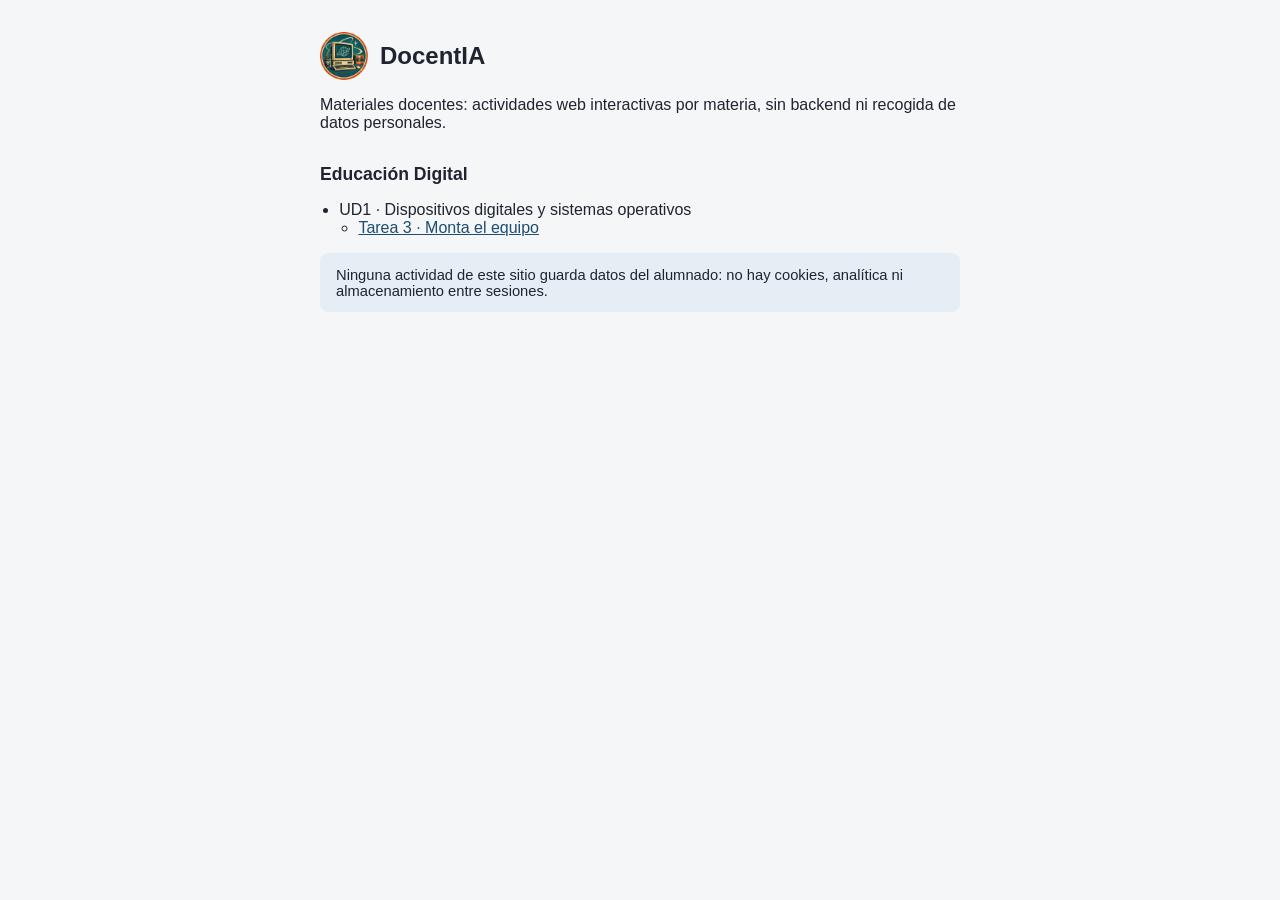
<file: index.html>
<!DOCTYPE html>
<html lang="es">
<head>
<meta charset="UTF-8">
<meta name="viewport" content="width=device-width, initial-scale=1.0">
<title>DocentIA</title>
<meta name="description" content="Materiales docentes: actividades web interactivas por materia.">
<link rel="icon" type="image/png" sizes="32x32" href="assets/favicon-32.png">
<link rel="apple-touch-icon" sizes="180x180" href="assets/favicon-180.png">
<style>
  :root { color-scheme: light; }
  body {
    margin: 0;
    font-family: "Segoe UI", Roboto, Helvetica, Arial, sans-serif;
    background: #f5f6f8;
    color: #1f2430;
  }
  main {
    max-width: 640px;
    margin: 0 auto;
    padding: 2rem 1.25rem 4rem;
  }
  .brand {
    display: flex;
    align-items: center;
    gap: 0.75rem;
  }
  .brand img { width: 48px; height: 48px; flex-shrink: 0; }
  h1 { font-size: 1.5rem; margin: 0; }
  h2 { font-size: 1.1rem; margin-top: 2rem; }
  ul { padding-left: 1.2rem; }
  a { color: #1d4d72; }
  .note {
    background: #e5eef5;
    border-radius: 8px;
    padding: 0.85rem 1rem;
    font-size: 0.92rem;
  }
</style>
</head>
<body>
<main>
  <div class="brand">
    <img src="assets/logo.png" alt="" width="48" height="48">
    <h1>DocentIA</h1>
  </div>
  <p>Materiales docentes: actividades web interactivas por materia, sin backend ni recogida de datos personales.</p>

  <h2>Educación Digital</h2>
  <ul>
    <li>UD1 · Dispositivos digitales y sistemas operativos
      <ul>
        <li><a href="educacion-digital/ud1/tarea3/">Tarea 3 · Monta el equipo</a></li>
      </ul>
    </li>
  </ul>

  <p class="note">
    Ninguna actividad de este sitio guarda datos del alumnado: no hay
    cookies, analítica ni almacenamiento entre sesiones.
  </p>
</main>
</body>
</html>
</file>
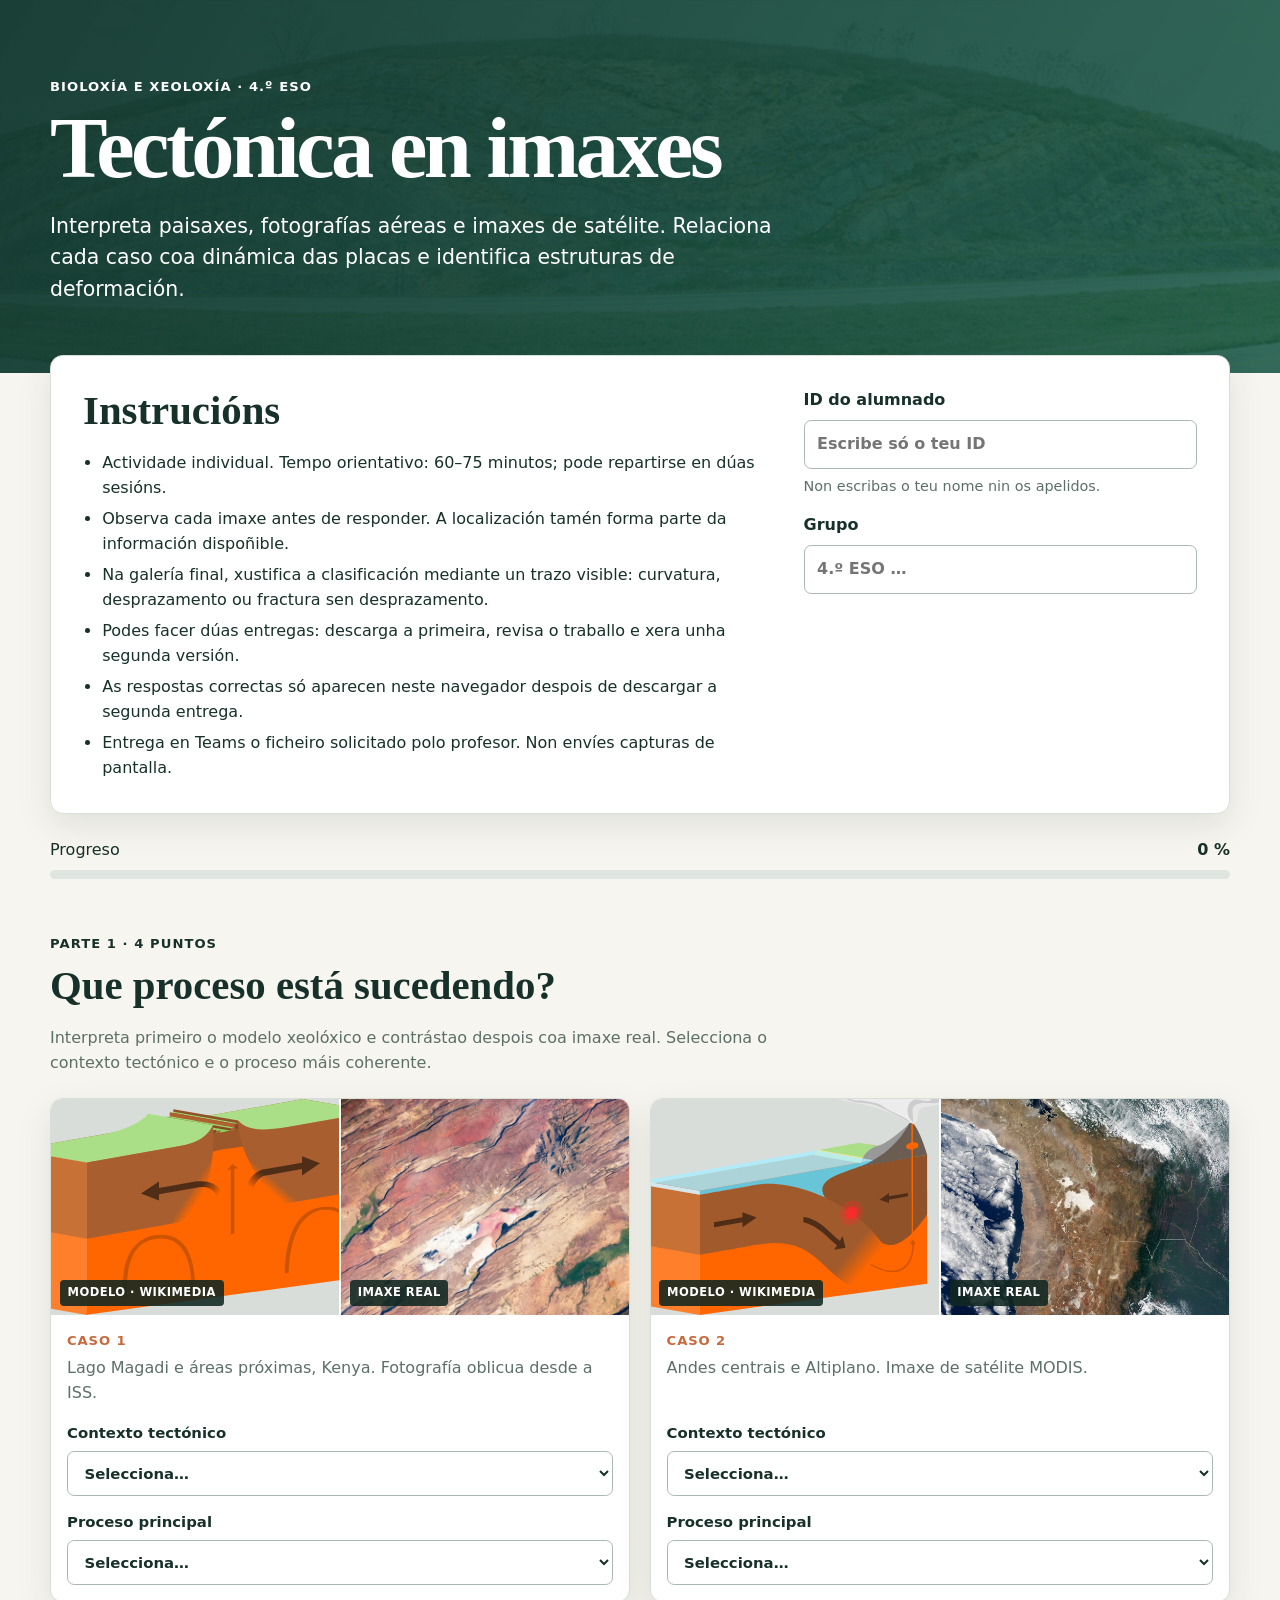
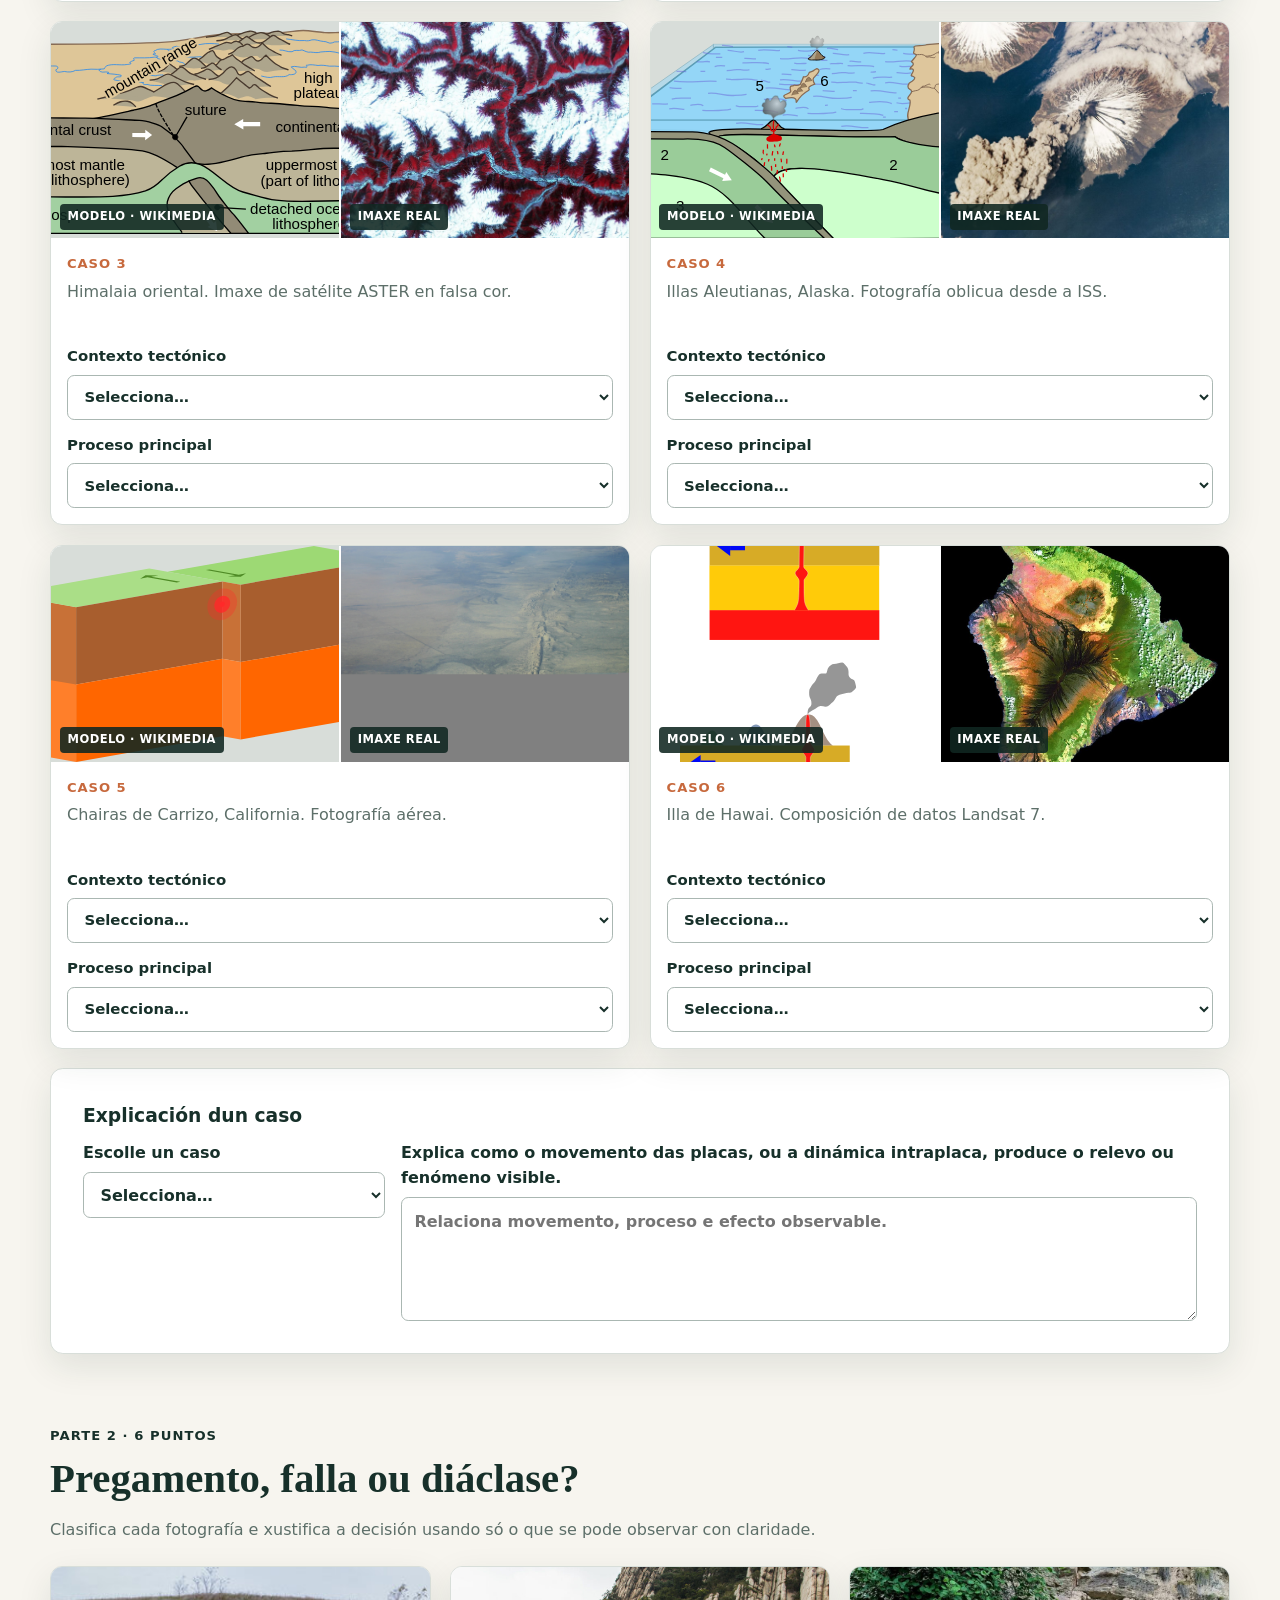
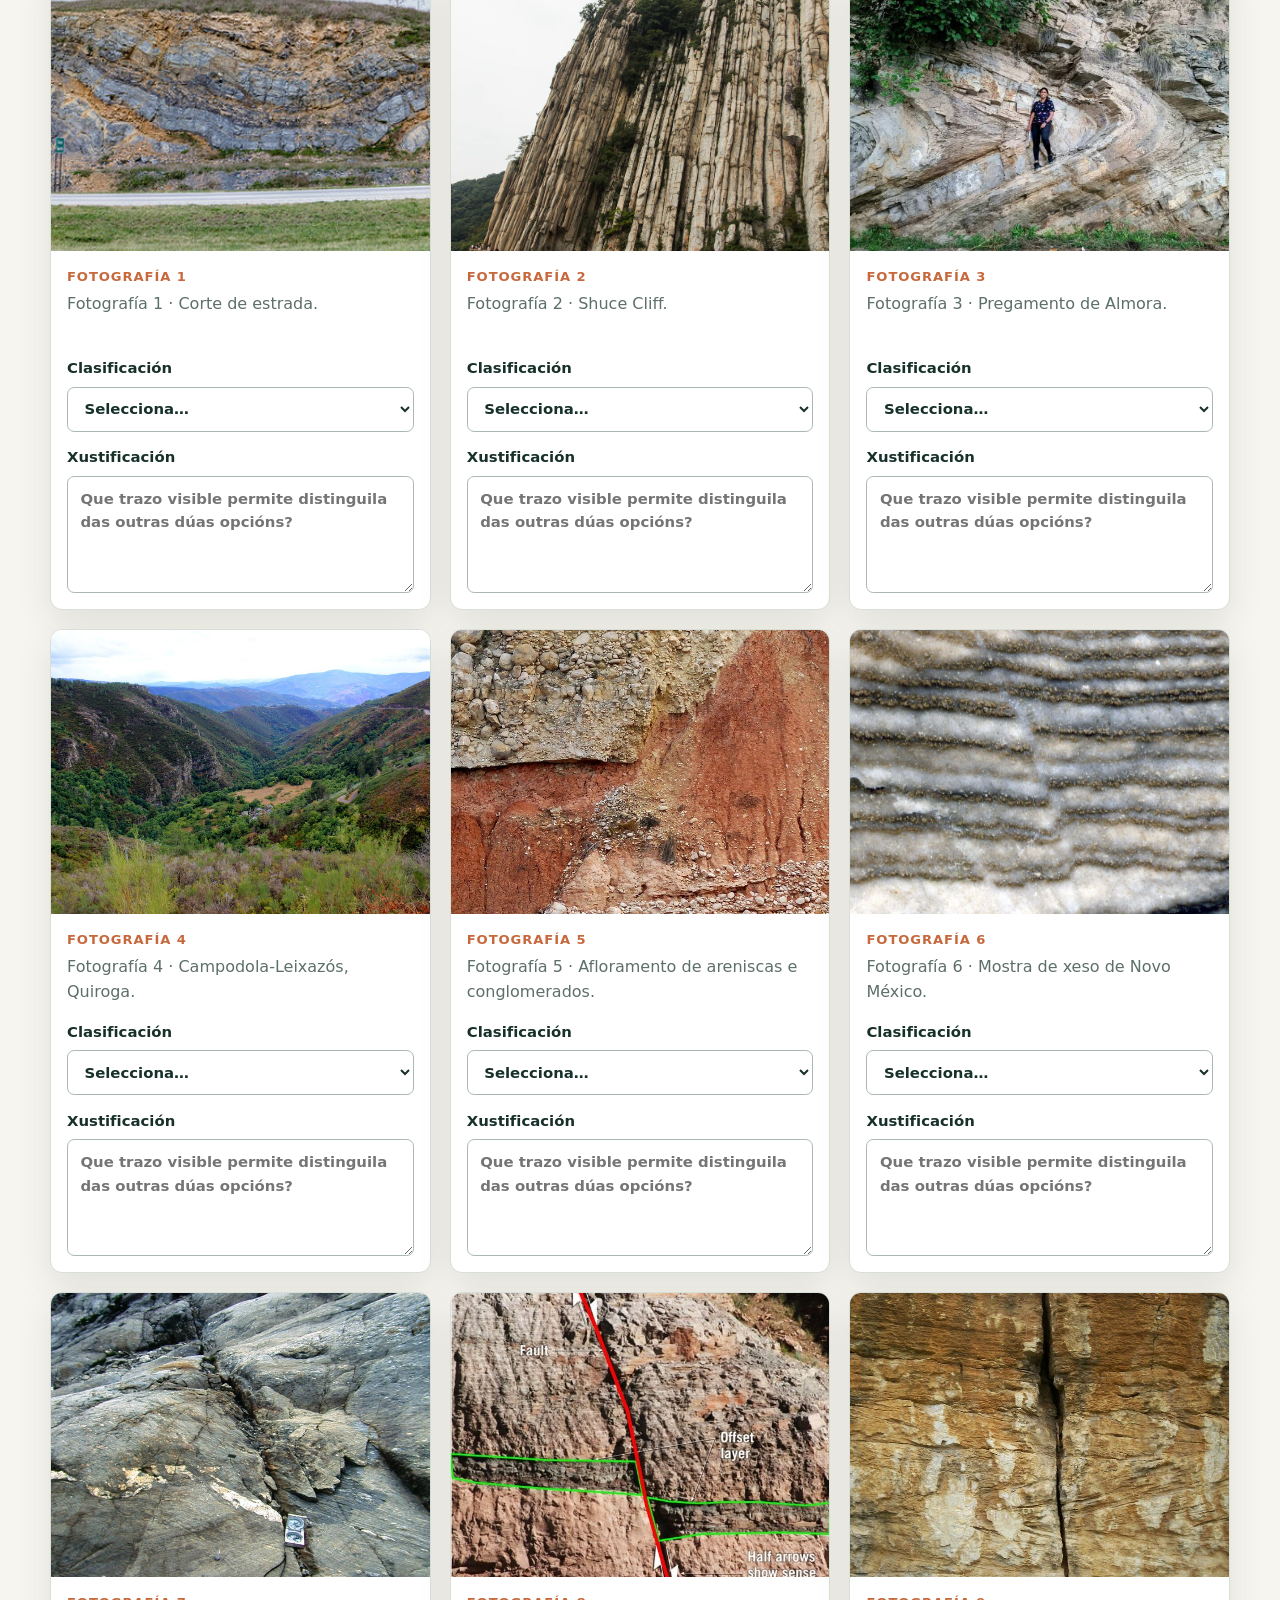
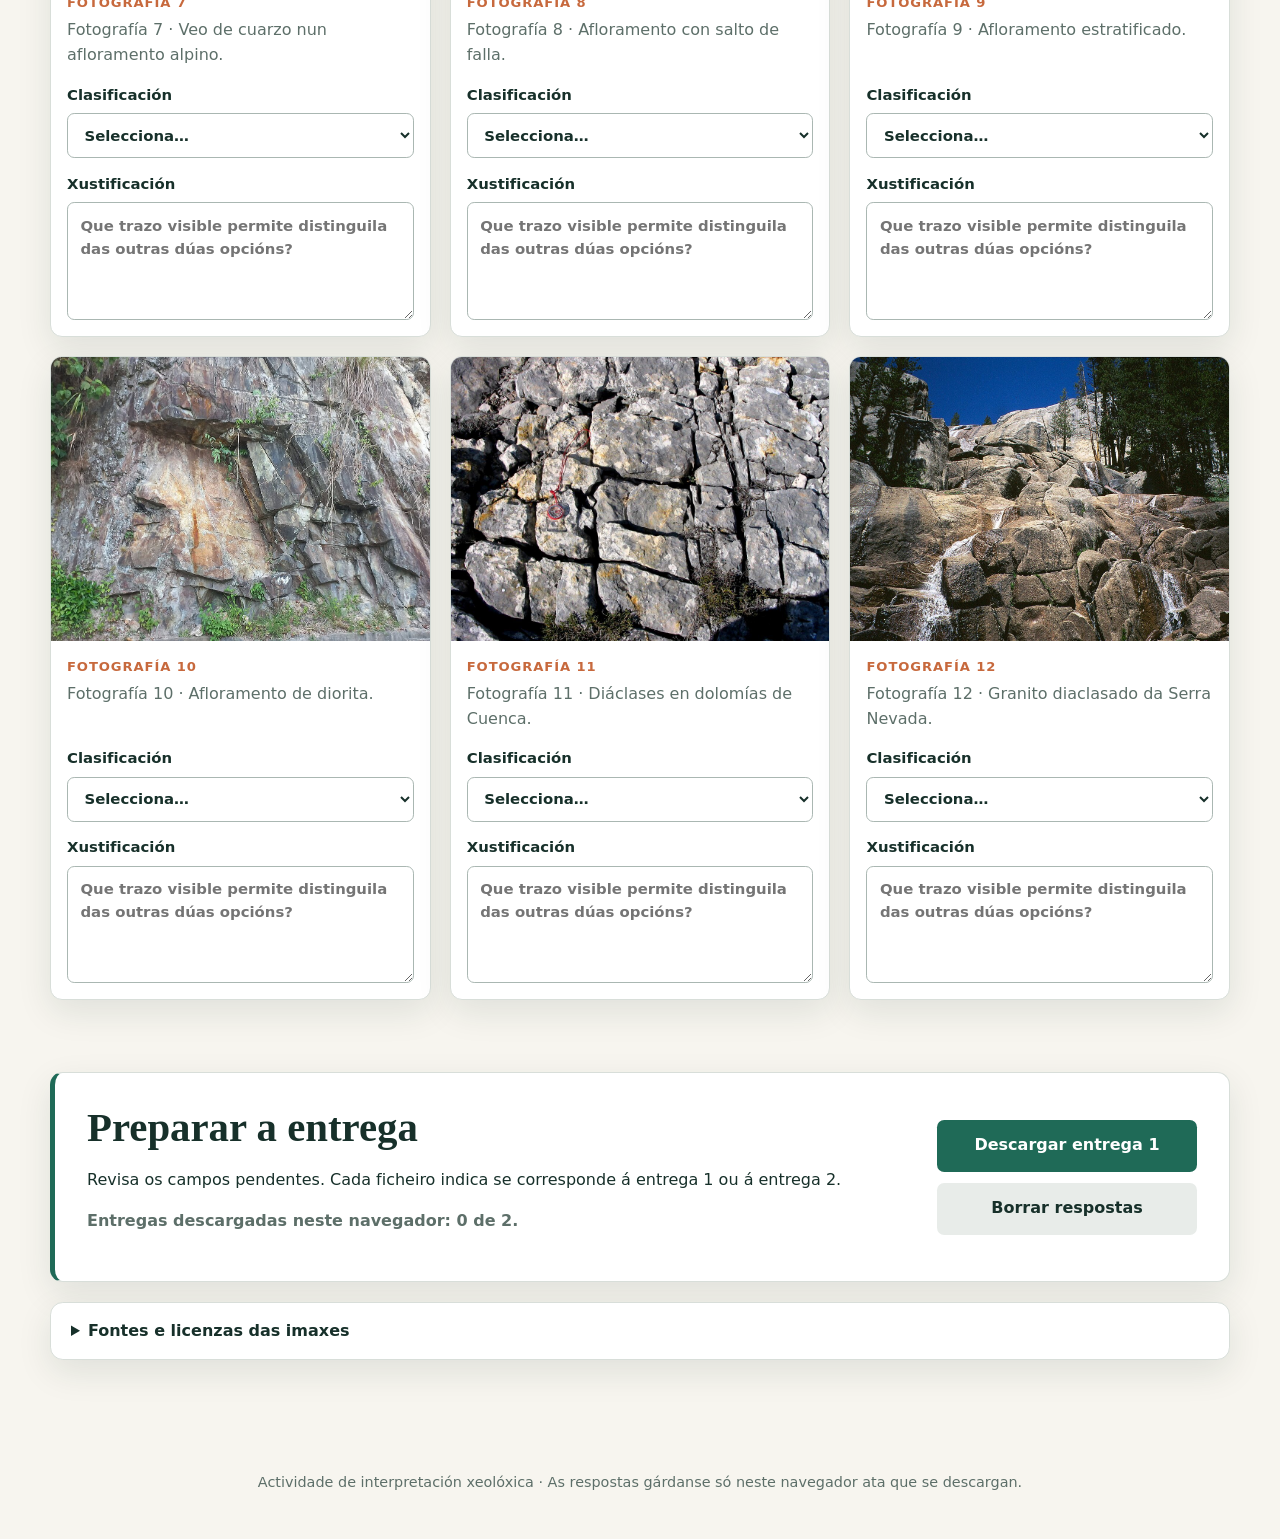
<file: bioloxia-xeoloxia-4eso/tectonica/tectonica-en-imaxes/index.html>
<!doctype html>
<html lang="gl">
<head>
  <meta charset="utf-8">
  <meta name="viewport" content="width=device-width, initial-scale=1">
  <meta name="theme-color" content="#173f35">
  <title>Tectónica en imaxes</title>
  <link rel="stylesheet" href="styles.css">
</head>
<body>
  <a class="skip-link" href="#actividade">Ir á actividade</a>
  <header class="site-header">
    <div class="header-inner">
      <p class="eyebrow">Bioloxía e Xeoloxía · 4.º ESO</p>
      <h1>Tectónica en imaxes</h1>
      <p class="lead">Interpreta paisaxes, fotografías aéreas e imaxes de satélite. Relaciona cada caso coa dinámica das placas e identifica estruturas de deformación.</p>
    </div>
  </header>

  <main id="actividade">
    <section class="panel intro" aria-labelledby="instrucions">
      <div>
        <h2 id="instrucions">Instrucións</h2>
        <ul>
          <li>Actividade individual. Tempo orientativo: 60–75 minutos; pode repartirse en dúas sesións.</li>
          <li>Observa cada imaxe antes de responder. A localización tamén forma parte da información dispoñible.</li>
          <li>Na galería final, xustifica a clasificación mediante un trazo visible: curvatura, desprazamento ou fractura sen desprazamento.</li>
          <li>Podes facer dúas entregas: descarga a primeira, revisa o traballo e xera unha segunda versión.</li>
          <li>As respostas correctas só aparecen neste navegador despois de descargar a segunda entrega.</li>
          <li>Entrega en Teams o ficheiro solicitado polo profesor. Non envíes capturas de pantalla.</li>
        </ul>
      </div>
      <div class="student-fields">
        <label>ID do alumnado
          <input id="studentId" autocomplete="off" inputmode="text" placeholder="Escribe só o teu ID" aria-describedby="id-help">
        </label>
        <p id="id-help" class="field-help">Non escribas o teu nome nin os apelidos.</p>
        <label>Grupo
          <input id="studentGroup" placeholder="4.º ESO …">
        </label>
      </div>
    </section>

    <div class="progress-wrap" aria-live="polite">
      <div class="progress-meta"><span>Progreso</span><strong id="progressText">0 %</strong></div>
      <div class="progress-track"><span id="progressBar"></span></div>
    </div>

    <section aria-labelledby="parte1">
      <div class="section-heading">
        <p class="section-number">Parte 1 · 4 puntos</p>
        <h2 id="parte1">Que proceso está sucedendo?</h2>
        <p>Interpreta primeiro o modelo xeolóxico e contrástao despois coa imaxe real. Selecciona o contexto tectónico e o proceso máis coherente.</p>
      </div>
      <div id="tectonicCases" class="case-grid"></div>

      <article class="panel synthesis">
        <h3>Explicación dun caso</h3>
        <div class="two-columns">
          <label>Escolle un caso
            <select id="synthesisCase">
              <option value="">Selecciona…</option>
              <option value="1">Caso 1</option>
              <option value="2">Caso 2</option>
              <option value="3">Caso 3</option>
              <option value="4">Caso 4</option>
              <option value="5">Caso 5</option>
              <option value="6">Caso 6</option>
            </select>
          </label>
          <label class="wide">Explica como o movemento das placas, ou a dinámica intraplaca, produce o relevo ou fenómeno visible.
            <textarea id="synthesisText" rows="4" placeholder="Relaciona movemento, proceso e efecto observable."></textarea>
          </label>
        </div>
      </article>
    </section>

    <section aria-labelledby="parte2">
      <div class="section-heading">
        <p class="section-number">Parte 2 · 6 puntos</p>
        <h2 id="parte2">Pregamento, falla ou diáclase?</h2>
        <p>Clasifica cada fotografía e xustifica a decisión usando só o que se pode observar con claridade.</p>
      </div>
      <div id="deformationCases" class="gallery-grid"></div>
    </section>

    <section class="panel submit-panel" aria-labelledby="entrega">
      <div>
        <h2 id="entrega">Preparar a entrega</h2>
        <p>Revisa os campos pendentes. Cada ficheiro indica se corresponde á entrega 1 ou á entrega 2.</p>
        <p id="attemptStatus" class="attempt-status"></p>
        <p id="validationMessage" class="validation" role="status"></p>
      </div>
      <div class="actions">
        <button id="downloadBtn" class="primary">Descargar entrega 1</button>
        <button id="revealBtn" class="answer-button" type="button" hidden>Ver respostas correctas</button>
        <button id="clearBtn" class="secondary" type="button">Borrar respostas</button>
      </div>
    </section>

    <section id="answersPanel" class="panel answers-panel" hidden aria-live="polite"></section>

    <details class="sources">
      <summary>Fontes e licenzas das imaxes</summary>
      <div class="source-columns">
        <div>
          <h3>Modelos tectónicos · Wikimedia Commons</h3>
          <ol>
            <li><a href="https://commons.wikimedia.org/wiki/File:Continental-continental_constructive_plate_boundary.svg" target="_blank" rel="noopener">Rift continental</a> — domdomegg, CC BY 4.0.</li>
            <li><a href="https://commons.wikimedia.org/wiki/File:Oceanic-continental_destructive_plate_boundary.svg" target="_blank" rel="noopener">Subdución océano–continente</a> — domdomegg, CC BY 4.0.</li>
            <li><a href="https://commons.wikimedia.org/wiki/File:Continental-continental_convergence_en.svg" target="_blank" rel="noopener">Colisión continental</a> — USGS, Nefronus e Gretarsson, CC0.</li>
            <li><a href="https://commons.wikimedia.org/wiki/File:Oceanic-oceanic_convergence.svg" target="_blank" rel="noopener">Subdución océano–océano e arco insular</a> — Medium69 e Bibar, CC0.</li>
            <li><a href="https://commons.wikimedia.org/wiki/File:Continental-continental_conservative_plate_boundary_opposite_directions.svg" target="_blank" rel="noopener">Límite transformante</a> — domdomegg, CC BY 4.0.</li>
            <li><a href="https://commons.wikimedia.org/wiki/File:Hotspot(geology)-1.svg" target="_blank" rel="noopener">Punto quente</a> — Los688, licenza libre indicada na ficha de Commons.</li>
          </ol>
          <p>Son modelos didácticos: simplifican o proceso e non están a escala.</p>
        </div>
        <div>
          <h3>Imaxes reais · tectónica global</h3>
          <ol>
            <li><a href="https://science.nasa.gov/earth/earth-observatory/east-african-rift-valley-kenya-77566/" target="_blank" rel="noopener">África oriental</a> — ISS Crew Earth Observations / NASA. Recurso público de NASA.</li>
            <li><a href="https://science.nasa.gov/earth/earth-observatory/altiplano-south-america-1152/" target="_blank" rel="noopener">Andes e Altiplano</a> — NASA GSFC / MODIS. Recurso público de NASA.</li>
            <li><a href="https://science.nasa.gov/resource/the-himalayas/" target="_blank" rel="noopener">Himalaia</a> — USGS EROS / ASTER / NASA. Recurso público de organismos federais dos EUA.</li>
            <li><a href="https://science.nasa.gov/earth/earth-observatory/activity-at-cleveland-volcano-aleutian-islands-6592/" target="_blank" rel="noopener">Illas Aleutianas</a> — ISS Crew Earth Observations / NASA. Recurso público de NASA.</li>
            <li><a href="https://www.usgs.gov/media/images/san-andreas-fault" target="_blank" rel="noopener">Falla de San Andreas</a> — USGS. Dominio público segundo a fonte.</li>
            <li><a href="https://science.nasa.gov/earth/earth-observatory/the-big-island-of-hawaii-2449/" target="_blank" rel="noopener">Illa de Hawai</a> — NOAA / Landsat 7 / NASA. Recurso público.</li>
          </ol>
        </div>
        <div class="sources-wide">
          <h3>Deformación</h3>
          <ol>
            <li><a href="https://commons.wikimedia.org/wiki/File:Anticlines_and_Synclines.jpg" target="_blank" rel="noopener">Anticlines and Synclines</a> — USGS, CC BY 2.0.</li>
            <li><a href="https://commons.wikimedia.org/wiki/File:Shuce_Cliff.jpg" target="_blank" rel="noopener">Shuce Cliff</a> — Dingruogu, CC BY-SA 4.0.</li>
            <li><a href="https://commons.wikimedia.org/wiki/File:AlmoraQuartz_Mica_SchistStructure-_Asymmetric_Recumbent_Fold.jpg" target="_blank" rel="noopener">Asymmetric Recumbent Fold</a> — Namrota Saha / Geological Survey of India, CC0.</li>
            <li><a href="https://commons.wikimedia.org/wiki/File:53-Plegamiento_geol%C3%B3gico_de_Campodola-Leixaz%C3%B3s,_Quiroga.jpg" target="_blank" rel="noopener">Campodola-Leixazós</a> — feelSacra, CC BY-SA 4.0.</li>
            <li><a href="https://commons.wikimedia.org/wiki/File:Falla_normal.jpg" target="_blank" rel="noopener">Falla normal</a> — Arturo González, CC BY-SA 4.0.</li>
            <li><a href="https://commons.wikimedia.org/wiki/File:Reverse_fault_in_gyprock_(Castile_Formation,_Upper_Permian%3B_State_Line_outcrop,_southern_Eddy_County,_New_Mexico,_USA)_(15159863205).jpg" target="_blank" rel="noopener">Reverse fault in gyprock</a> — James St. John, CC BY 2.0.</li>
            <li><a href="https://commons.wikimedia.org/wiki/File:Strike-slip_fault.jpg" target="_blank" rel="noopener">Strike-slip fault</a> — Jide, dominio público.</li>
            <li><a href="https://commons.wikimedia.org/wiki/File:Outcrop_showing_a_fault_offset.jpg" target="_blank" rel="noopener">Outcrop showing a fault offset</a> — Joshua Doubek, CC BY-SA 4.0.</li>
            <li><a href="https://commons.wikimedia.org/wiki/File:Diaclase_Ranchot.JPG" target="_blank" rel="noopener">Diaclase Ranchot</a> — Juraastro, CC BY-SA 3.0.</li>
            <li><a href="https://commons.wikimedia.org/wiki/File:Jointed_diorite_outcrop,_Dalupirip,_Itogon,_Benguet_02.jpg" target="_blank" rel="noopener">Jointed diorite</a> — Paul Christian B. Yang-ed, CC BY-SA 4.0.</li>
            <li><a href="https://commons.wikimedia.org/wiki/File:Diaclasas_en_dolom%C3%ADas_Cuenca.jpg" target="_blank" rel="noopener">Diáclases en dolomías de Cuenca</a> — PePeEfe, CC BY-SA 4.0.</li>
            <li><a href="https://commons.wikimedia.org/wiki/File:Jointed_and_weathered_granite_(GeoDIL_number_-_2208).jpg" target="_blank" rel="noopener">Jointed and weathered granite</a> — Dexter Perkins / GeoDIL, CC0.</li>
          </ol>
        </div>
      </div>
      <p>As fotografías da galería só foron redimensionadas e comprimidas para facilitar a carga. As licenzas con obriga de atribución consérvanse nesta páxina.</p>
    </details>
  </main>

  <dialog id="imageDialog">
    <button id="closeDialog" aria-label="Pechar imaxe">Pechar</button>
    <img id="dialogImage" alt="">
    <p id="dialogCaption"></p>
  </dialog>

  <footer>
    <p>Actividade de interpretación xeolóxica · As respostas gárdanse só neste navegador ata que se descargan.</p>
  </footer>
  <script src="app.js"></script>
</body>
</html>
</file>
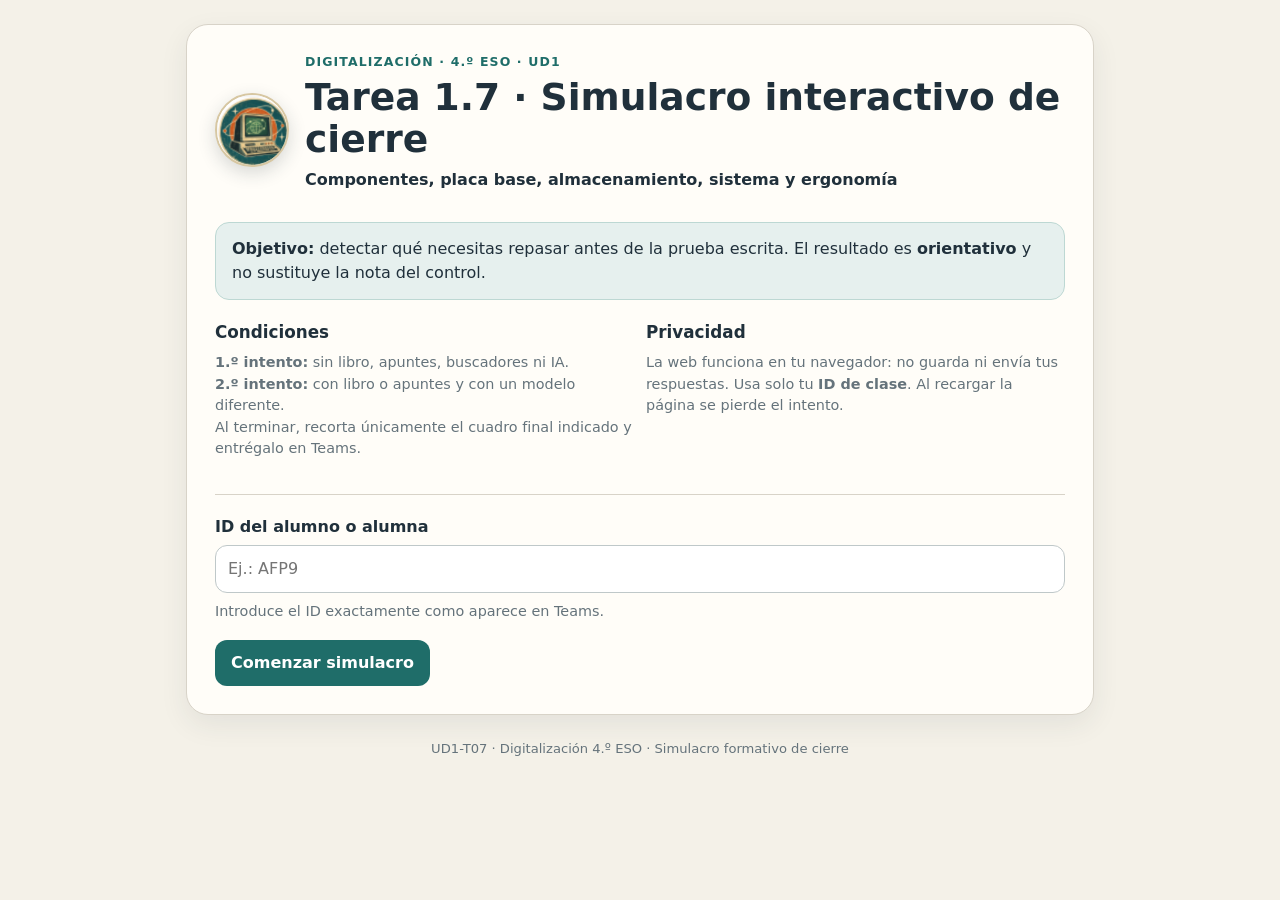
<file: digitalizacion/ud1/tarea7/index.html>
<!doctype html>
<html lang="es">
<head>
<meta charset="utf-8">
<meta name="viewport" content="width=device-width, initial-scale=1">
<title>UD1-T07 · Simulacro interactivo de cierre · Digitalización 4.º ESO</title>
<style>
:root{
  --bg:#f4f1e8; --paper:#fffdf8; --ink:#20303b; --muted:#65737b;
  --line:#d8d3c8; --accent:#1f6d69; --accent-soft:#e6f0ee;
  --warn:#8c5a20; --bad:#8a3e3e; --good:#2f6b4f; --shadow:0 10px 28px rgba(32,48,59,.08);
}
*{box-sizing:border-box}
body{margin:0;background:var(--bg);color:var(--ink);font-family:Inter,ui-sans-serif,system-ui,-apple-system,"Segoe UI",sans-serif;line-height:1.5}
main{max-width:940px;margin:0 auto;padding:24px 16px 56px}
.hero,.card{background:var(--paper);border:1px solid var(--line);border-radius:22px;box-shadow:var(--shadow);padding:28px;margin-bottom:18px}
.brand{display:flex;align-items:center;gap:16px;margin-bottom:12px}
.logo{width:74px;height:74px;border-radius:50%;object-fit:cover;flex:0 0 74px;border:2px solid #d7c7a2;box-shadow:0 6px 18px rgba(32,48,59,.18);background:#fff}
.eyebrow{font-size:.78rem;font-weight:800;letter-spacing:.09em;text-transform:uppercase;color:var(--accent)}
h1{font-size:clamp(1.65rem,4vw,2.35rem);line-height:1.1;margin:.35rem 0 .5rem}
h2{font-size:1.35rem;margin:0 0 .75rem} h3{font-size:1.05rem;margin:.2rem 0 .45rem}
p{margin:.45rem 0 .9rem}.small{font-size:.9rem;color:var(--muted)}
.notice{margin:16px 0;padding:14px 16px;border-radius:14px;background:var(--accent-soft);border:1px solid #bdd8d3}
.warning{background:#fff7e8;border-color:#e8cf9d}.result-note{background:#f3f6f4;border:1px solid #d2ddd7}
.grid{display:grid;gap:12px}.grid.two{grid-template-columns:1fr}
@media(min-width:760px){.grid.two{grid-template-columns:1fr 1fr}}
label{font-weight:700;display:block;margin-bottom:6px}
input[type=text],textarea,select{width:100%;border:1px solid #bfc8c9;border-radius:12px;background:white;color:var(--ink);padding:11px 12px;font:inherit}
textarea{min-height:110px;resize:vertical}
button{border:0;border-radius:12px;padding:11px 16px;font:inherit;font-weight:800;cursor:pointer;background:var(--accent);color:white}
button.secondary{background:#e9eceb;color:var(--ink);border:1px solid #ccd3d1}button.ghost{background:transparent;color:var(--accent);border:1px solid #9fc1bc}button:disabled{opacity:.45;cursor:not-allowed}
.actions{display:flex;gap:10px;flex-wrap:wrap;margin-top:18px}
.stepbar{display:flex;align-items:center;gap:12px;margin-bottom:16px}.progress{height:9px;flex:1;background:#e0ddd4;border-radius:999px;overflow:hidden}.progress>span{display:block;height:100%;background:var(--accent);width:0}
.pill{display:inline-flex;align-items:center;gap:6px;padding:5px 9px;border-radius:999px;background:#eef0ed;font-size:.82rem;font-weight:800;color:#526068}.model-badge{display:inline-block;background:#223b46;color:white;border-radius:10px;padding:6px 10px;font-weight:900;letter-spacing:.05em}
.question{padding:16px 0;border-top:1px solid #e5e1d8}.question:first-of-type{border-top:0;padding-top:4px}.prompt{font-weight:750;margin-bottom:10px}.options{display:grid;gap:8px}.option{display:flex;gap:10px;align-items:flex-start;padding:10px 12px;background:white;border:1px solid #d5dcda;border-radius:11px;font-weight:500}.option input{margin-top:3px}
.match-row{display:grid;grid-template-columns:1.15fr 1fr;gap:10px;align-items:center;margin:9px 0}@media(max-width:560px){.match-row{grid-template-columns:1fr}}
.hidden{display:none!important}.result-score{font-size:2.8rem;line-height:1;font-weight:900;letter-spacing:-.04em;margin:12px 0 4px}.good{color:var(--good)}.bad{color:var(--bad)}.warn{color:var(--warn)}
.review-grid{display:grid;gap:10px;margin-top:12px}.review{background:white;border:1px solid #d9ddd9;border-radius:12px;padding:12px 14px}.review strong{display:block}
.capture-card{border:3px dashed #1f6d69;border-radius:18px;padding:18px;margin:20px 0;background:#fbfffd}.capture-card h3{color:#1f6d69}.capture-grid{display:grid;gap:8px;grid-template-columns:1fr 1fr}@media(max-width:560px){.capture-grid{grid-template-columns:1fr}}
hr{border:0;border-top:1px solid var(--line);margin:20px 0}footer{font-size:.82rem;color:var(--muted);text-align:center;margin-top:24px}
@media print{body{background:white}.no-print,.actions,.stepbar{display:none!important}main{max-width:none;padding:0}.hero,.card{box-shadow:none}.capture-card{border:2px solid #222}}
</style>
</head>
<body>
<main>
<section id="start" class="hero">
  <div class="brand"><img class="logo" src="[data-uri]" alt="Logo de Digitalización 4.º ESO"><div><div class="eyebrow">Digitalización · 4.º ESO · UD1</div><h1>Tarea 1.7 · Simulacro interactivo de cierre</h1><p><strong>Componentes, placa base, almacenamiento, sistema y ergonomía</strong></p></div></div>
  <div class="notice"><strong>Objetivo:</strong> detectar qué necesitas repasar antes de la prueba escrita. El resultado es <strong>orientativo</strong> y no sustituye la nota del control.</div>
  <div class="grid two">
    <div><h3>Condiciones</h3><p class="small"><strong>1.º intento:</strong> sin libro, apuntes, buscadores ni IA.<br><strong>2.º intento:</strong> con libro o apuntes y con un modelo diferente.<br>Al terminar, recorta únicamente el cuadro final indicado y entrégalo en Teams.</p></div>
    <div><h3>Privacidad</h3><p class="small">La web funciona en tu navegador: no guarda ni envía tus respuestas. Usa solo tu <strong>ID de clase</strong>. Al recargar la página se pierde el intento.</p></div>
  </div>
  <hr>
  <label for="studentId">ID del alumno o alumna</label>
  <input id="studentId" type="text" maxlength="16" autocomplete="off" placeholder="Ej.: AFP9">
  <p class="small">Introduce el ID exactamente como aparece en Teams.</p>
  <div class="actions"><button id="startBtn">Comenzar simulacro</button></div>
</section>

<section id="exam" class="hidden">
  <div class="card">
    <div class="stepbar"><span id="stepLabel" class="pill">Bloque 1 de 7</span><div class="progress"><span id="progressBar"></span></div><span id="modelBadge" class="model-badge">Modelo A</span></div>
    <div id="blockHost"></div>
    <div class="actions no-print"><button id="prevBtn" class="secondary">Anterior</button><button id="nextBtn">Continuar</button></div>
  </div>
</section>

<section id="result" class="hidden">
  <div class="hero">
    <div class="eyebrow">Resultado del simulacro</div>
    <h2 id="resultTitle">Modelo A</h2>
    <div id="score" class="result-score">0 / 10</div>
    <p id="scoreMessage"></p>
    <div class="notice warning"><strong>Importante:</strong> esta puntuación es de práctica. Sirve para localizar qué debes repasar; <strong>no es la nota de la prueba escrita</strong>.</div>
    <h3>Diagnóstico por bloques</h3><div id="reviewGrid" class="review-grid"></div>
    <hr><h3>Explicación final de entrenamiento</h3><p class="small">No suma puntos automáticamente. Úsala para comprobar si puedes relacionar conceptos con tus propias palabras.</p><div id="finalResponse" class="review"></div>
    <div id="comparisonBox" class="notice hidden"></div>
    <div id="captureCard" class="capture-card hidden">
      <h3>✂️ RECORTA Y ENTREGA SOLO ESTE CUADRO</h3>
      <div class="capture-grid">
        <div><strong>ID</strong><div id="capId"></div></div><div><strong>Modelos</strong><div id="capModels"></div></div>
        <div><strong>1.º intento · sin apuntes</strong><div id="capFirst"></div></div><div><strong>2.º intento · con apuntes</strong><div id="capSecond"></div></div>
        <div><strong>Diferencia</strong><div id="capDiff"></div></div><div><strong>Entrega</strong><div>Adjunta esta captura en Teams y pulsa <b>Entregar</b>.</div></div>
      </div>
      <hr><strong>Bloques que debes revisar:</strong><div id="capReview" class="small"></div>
    </div>
    <div class="actions no-print"><button id="secondAttemptBtn" class="ghost">Segundo intento con apuntes</button><button onclick="window.print()">Guardar copia en PDF (opcional)</button><button id="restartBtn" class="secondary">Nuevo alumno en este ordenador</button></div>
  </div>
</section>
<footer>UD1-T07 · Digitalización 4.º ESO · Simulacro formativo de cierre</footer>
</main>
<script>
const allowedIds=new Set(["AFP9","AMN19","APO9","ASG13","CSB12","CYA7","FPM14","GHA10","IFM10","ILP14","ISM14","JVK13","LRG11","MBT15","ME015","MGS11","MLM11","SMT10","SSC12","XLC13","FRPENA"]);
const categoryNames={q1:"Componentes y funciones",q2:"Placa base",q3:"Almacenamiento",q4:"Compatibilidad y conexiones",q5:"Diagnóstico técnico",q6:"Sistema operativo y mantenimiento",q7:"Ergonomía y uso saludable"};
const cats={q1:"q1",q2:"q2",q3:"q3",q4:"q4",q5:"q5",q6:"q6",q7:"q7"};
const weights={q1:1.5,q2:1.5,q3:1.5,q4:1.5,q5:1.5,q6:1.5,q7:1};
function h32(s){let h=2166136261;for(let i=0;i<s.length;i++){h^=s.charCodeAt(i);h=Math.imul(h,16777619)}return h>>>0}
const letters=["A","B","C","D"];function modelFromId(id){return letters[h32(id)%4]}function secondModel(m){return letters[(letters.indexOf(m)+1)%4]}
const common={components:["CPU","Memoria RAM","Almacenamiento","GPU","Placa base","Fuente de alimentación"],mother:["Socket","Ranuras DIMM","SATA","M.2","PCIe","Puertos de E/S"]};

const models={
A:{
 q1:[["Ejecuta instrucciones y cálculos.","CPU"],["Mantiene temporalmente datos de programas abiertos.","Memoria RAM"],["Guarda archivos de forma persistente.","Almacenamiento"],["Procesa la información gráfica.","GPU"]],
 q2:[["Lugar donde se instala el procesador.","Socket"],["Ranuras para módulos de memoria.","Ranuras DIMM"],["Conexión habitual para unidades SATA.","SATA"],["Ranura usada por una tarjeta gráfica dedicada.","PCIe"]],
 q3:{intro:"Un portátil tiene 16 GB de RAM y un SSD de 512 GB. Quedan solo 8 GB libres y cuesta guardar nuevos vídeos.",items:[["¿Qué recurso está directamente relacionado con el problema?",["Almacenamiento","RAM","CPU","GPU"],"Almacenamiento"],["¿Qué actuación es más coherente?",["Liberar espacio o ampliar el almacenamiento compatible","Añadir una GPU","Reducir la RAM","Cambiar el monitor"],"Liberar espacio o ampliar el almacenamiento compatible"],["¿Qué afirmación es correcta?",["RAM y almacenamiento cumplen funciones diferentes","Más RAM crea siempre más espacio para archivos","La GPU guarda los documentos","El SSD solo sirve mientras el equipo está encendido"],"RAM y almacenamiento cumplen funciones diferentes"]]},
 q4:{intro:"Quieres instalar una unidad SSD M.2 en un equipo de sobremesa.",items:[["¿Qué debes comprobar primero?",["Que la placa base disponga de una ranura M.2 compatible","Que el teclado sea inalámbrico","Que la pantalla sea Full HD","Que haya Bluetooth"],"Que la placa base disponga de una ranura M.2 compatible"],["¿Por qué no basta con que el SSD sea rápido?",["Porque también debe ser compatible con la placa y su conexión","Porque la velocidad nunca importa","Porque todo SSD usa SATA","Porque la RAM determina el conector"],"Porque también debe ser compatible con la placa y su conexión"],["¿Qué idea general resume el caso?",["Las prestaciones deben valorarse junto con la compatibilidad","El componente más caro siempre es mejor","Todos los conectores son equivalentes","La placa base no condiciona ampliaciones"],"Las prestaciones deben valorarse junto con la compatibilidad"]]},
 q5:{intro:"El ordenador tarda cada vez más en guardar archivos y aparecen avisos de espacio insuficiente. El resto de aplicaciones ligeras funcionan con normalidad.",items:[["¿Qué comprobarías primero?",["Espacio libre del almacenamiento","Frecuencia del monitor","Volumen de los altavoces","Color de la caja"],"Espacio libre del almacenamiento"],["¿Qué dato reforzaría el diagnóstico?",["La unidad está casi llena","El ratón funciona","Hay Wi‑Fi","La pantalla tiene HDMI"],"La unidad está casi llena"],["¿Qué solución es razonable?",["Eliminar archivos innecesarios o ampliar almacenamiento compatible","Cambiar la CPU sin comprobar nada","Instalar más RAM para crear espacio","Cambiar el teclado"],"Eliminar archivos innecesarios o ampliar almacenamiento compatible"]]},
 q6:{intro:"Un equipo empieza a mostrar errores después de meses sin mantenimiento.",items:[["¿Qué acción preventiva tiene más sentido?",["Mantener sistema y aplicaciones actualizados","Desactivar todas las actualizaciones","Llenar el disco al máximo","Eliminar el antivirus sin motivo"],"Mantener sistema y aplicaciones actualizados"],["¿Qué conviene revisar antes de instalar software?",["Procedencia y compatibilidad","Solo el icono","El color de la ventana","Que ocupe mucho espacio"],"Procedencia y compatibilidad"],["¿Qué práctica ayuda al mantenimiento?",["Organizar archivos y conservar espacio libre","Guardar todo en Descargas sin revisar","Duplicar archivos indefinidamente","Ignorar avisos del sistema"],"Organizar archivos y conservar espacio libre"]]},
 q7:{intro:"Pasas bastante tiempo trabajando con el portátil en una mesa.",items:[["¿Qué decisión favorece una postura más adecuada?",["Colocar pantalla y asiento para evitar mantener cuello y espalda forzados","Trabajar siempre encorvado","Usar el portátil sobre las piernas durante horas","Evitar cualquier pausa"],"Colocar pantalla y asiento para evitar mantener cuello y espalda forzados"],["¿Qué hábito es recomendable durante sesiones prolongadas?",["Hacer pausas y cambiar de postura periódicamente","Mantener la misma postura sin descanso","Acercar la cara a la pantalla","Trabajar con iluminación incómoda"],"Hacer pausas y cambiar de postura periódicamente"],["¿Qué principio resume mejor la ergonomía?",["Adaptar el puesto y los hábitos a la persona para reducir molestias y riesgos","Comprar siempre el equipo más caro","Aumentar el brillo al máximo","Usar más aplicaciones a la vez"],"Adaptar el puesto y los hábitos a la persona para reducir molestias y riesgos"]]}
},
B:{
 q1:[["Conecta y coordina los componentes principales.","Placa base"],["Proporciona energía al conjunto.","Fuente de alimentación"],["Ofrece espacio de trabajo temporal para programas en uso.","Memoria RAM"],["Conserva sistema, aplicaciones y archivos.","Almacenamiento"]],
 q2:[["Conector principal del procesador.","Socket"],["Ubicación habitual de un SSD NVMe.","M.2"],["Ranura de expansión para una GPU.","PCIe"],["Conectores que comunican el equipo con periféricos externos.","Puertos de E/S"]],
 q3:{intro:"Un ordenador tiene un HDD de gran capacidad y el sistema tarda bastante en arrancar. Se plantea instalar un SSD compatible.",items:[["¿Qué ventaja puede aportar el SSD?",["Acceso más rápido a sistema y aplicaciones","Más memoria RAM","Mayor tamaño de pantalla","Mejor Wi‑Fi por sí solo"],"Acceso más rápido a sistema y aplicaciones"],["¿Qué debes comprobar antes de comprar?",["Tipo de conexión y compatibilidad del equipo","Marca del ratón","Resolución de la cámara","Color de la carcasa"],"Tipo de conexión y compatibilidad del equipo"],["¿Qué afirmación distingue bien HDD y SSD?",["Ambos almacenan datos, pero usan tecnologías diferentes","El HDD es memoria RAM","El SSD es una GPU","Solo el HDD conserva datos al apagar"],"Ambos almacenan datos, pero usan tecnologías diferentes"]]},
 q4:{intro:"Una placa base utiliza memoria DDR4 y tiene una ranura libre. Encuentras un módulo DDR3 barato y otro DDR4 compatible.",items:[["¿Cuál elegirías?",["El DDR4 compatible","El DDR3 por ser más barato","Cualquiera sirve","Ninguno: la RAM nunca se amplía"],"El DDR4 compatible"],["¿Qué criterio manda en esta decisión?",["Compatibilidad con la placa base","Tamaño de la pantalla","Número de archivos","Velocidad del ratón"],"Compatibilidad con la placa base"],["¿Qué error habría en elegir solo por capacidad o precio?",["Ignorar el tipo y la compatibilidad","Pensar en el presupuesto","Comparar opciones","Leer la ficha técnica"],"Ignorar el tipo y la compatibilidad"]]},
 q5:{intro:"Un PC se apaga después de varios minutos de trabajo intenso y el ventilador del procesador apenas gira.",items:[["¿Qué subsistema revisarías primero?",["Refrigeración","Almacenamiento","Audio","Teclado"],"Refrigeración"],["¿Por qué?",["El exceso de temperatura puede afectar al funcionamiento","La temperatura aumenta la capacidad del SSD","La RAM desaparece","El teclado controla el ventilador"],"El exceso de temperatura puede afectar al funcionamiento"],["¿Qué actuación es razonable?",["Apagar, desconectar y revisar/limpiar la refrigeración de forma segura","Tocar el ventilador con el equipo encendido","Comprar un HDD sin revisar nada","Forzar cualquier pieza"],"Apagar, desconectar y revisar/limpiar la refrigeración de forma segura"]]},
 q6:{intro:"Quieres instalar una aplicación nueva en el equipo del aula.",items:[["¿Qué conviene verificar antes?",["Requisitos y procedencia del programa","Solo el nombre","Que tenga publicidad","Que sea el archivo más grande"],"Requisitos y procedencia del programa"],["¿Qué práctica es correcta tras una actualización importante?",["Comprobar que el sistema funciona con normalidad","Borrar archivos del sistema al azar","Desactivar la seguridad","Ignorar mensajes de error"],"Comprobar que el sistema funciona con normalidad"],["¿Qué ayuda a evitar problemas de almacenamiento?",["Revisar y organizar archivos periódicamente","Duplicar todos los archivos","Guardar siempre en Descargas","No borrar nunca nada"],"Revisar y organizar archivos periódicamente"]]},
 q7:{intro:"Trabajas con una pantalla situada demasiado baja y pasas mucho tiempo mirando hacia abajo.",items:[["¿Qué sería razonable corregir?",["La posición de la pantalla para evitar una postura forzada del cuello","El idioma del sistema","El tipo de disco","El nombre de los archivos"],"La posición de la pantalla para evitar una postura forzada del cuello"],["¿Qué otro factor forma parte de un puesto saludable?",["Iluminación y descansos adecuados","Usar siempre brillo máximo","No cambiar nunca de postura","Trabajar sin apoyar la espalda"],"Iluminación y descansos adecuados"],["¿Cuál es el objetivo de la ergonomía?",["Reducir molestias y riesgos adaptando puesto y hábitos","Aumentar la velocidad de Internet","Mejorar la capacidad del SSD","Sustituir el sistema operativo"],"Reducir molestias y riesgos adaptando puesto y hábitos"]]}
},
C:{
 q1:[["Procesa instrucciones de los programas.","CPU"],["Sirve de soporte y conexión para el resto de componentes.","Placa base"],["Procesa la salida gráfica.","GPU"],["Mantiene temporalmente información en uso.","Memoria RAM"]],
 q2:[["Ranuras donde se instalan módulos de RAM.","Ranuras DIMM"],["Conexión frecuente de discos/SSD de 2,5 pulgadas.","SATA"],["Ranura compacta usada por determinados SSD.","M.2"],["Conexión para tarjetas de expansión.","PCIe"]],
 q3:{intro:"Un alumno confunde 16 GB de RAM con 1 TB de almacenamiento y afirma que ambos sirven para guardar archivos permanentemente.",items:[["¿Qué corrección es adecuada?",["La RAM es temporal; el almacenamiento conserva archivos","Ambos son exactamente lo mismo","La RAM conserva siempre los archivos al apagar","El almacenamiento ejecuta las instrucciones de la CPU"],"La RAM es temporal; el almacenamiento conserva archivos"],["¿Qué unidad tendría normalmente más capacidad para archivos?",["El almacenamiento de 1 TB","La RAM de 16 GB","La GPU","El socket"],"El almacenamiento de 1 TB"],["¿Qué dato necesitas para elegir una ampliación de almacenamiento?",["Compatibilidad y tipo de conexión","Solo el número de núcleos de CPU","Color de la placa","Tipo de teclado"],"Compatibilidad y tipo de conexión"]]},
 q4:{intro:"Quieres conectar un monitor externo y también una unidad externa rápida.",items:[["¿Qué debes revisar?",["Puertos disponibles y funciones que admite cada uno","Solo la RAM","El nombre del usuario","La carpeta Descargas"],"Puertos disponibles y funciones que admite cada uno"],["¿Por qué un USB‑C no garantiza por sí solo salida de vídeo?",["Porque el conector puede admitir funciones distintas según el equipo","Porque USB‑C nunca transmite vídeo","Porque solo sirve para cargar","Porque depende del teclado"],"Porque el conector puede admitir funciones distintas según el equipo"],["¿Qué práctica es mejor?",["Consultar especificaciones antes de comprar periféricos","Comprar primero y comprobar después","Forzar conectores","Suponer que todo es compatible"],"Consultar especificaciones antes de comprar periféricos"]]},
 q5:{intro:"Un equipo tiene 16 GB de RAM, CPU suficiente y SSD casi lleno. Los avisos aparecen al guardar archivos grandes.",items:[["¿Cuál es la causa más probable?",["Falta de espacio de almacenamiento","Falta de teclado","Exceso de resolución","Bluetooth"],"Falta de espacio de almacenamiento"],["¿Qué dato descarta que el problema sea principalmente la RAM?",["Las aplicaciones normales funcionan y el aviso aparece al guardar","Tiene 16 GB","El monitor es Full HD","Tiene Wi‑Fi"],"Las aplicaciones normales funcionan y el aviso aparece al guardar"],["¿Qué solución priorizarías?",["Liberar o ampliar almacenamiento","Cambiar la GPU","Instalar menos RAM","Cambiar el ratón"],"Liberar o ampliar almacenamiento"]]},
 q6:{intro:"El equipo funciona, pero está desordenado y cuesta localizar documentos importantes.",items:[["¿Qué acción mejora el entorno de trabajo?",["Crear carpetas y nombres claros","Guardar todo en Descargas","Usar nombres como final_final2","Duplicar archivos sin control"],"Crear carpetas y nombres claros"],["¿Qué hábito reduce riesgos al instalar programas?",["Usar fuentes fiables y revisar permisos/requisitos","Descargar cualquier ejecutable","Desactivar la protección","Aceptar todo sin leer"],"Usar fuentes fiables y revisar permisos/requisitos"],["¿Qué conviene hacer ante avisos de actualización?",["Revisarlos y mantener el sistema actualizado de forma razonable","Ignorarlos siempre","Borrar el sistema","Instalar versiones al azar"],"Revisarlos y mantener el sistema actualizado de forma razonable"]]},
 q7:{intro:"Una persona trabaja con el teclado muy alejado y los hombros tensos durante mucho tiempo.",items:[["¿Qué mejora sería razonable?",["Ajustar la posición para trabajar con brazos y hombros relajados","Elevar el volumen","Cambiar el fondo de pantalla","Llenar el SSD"],"Ajustar la posición para trabajar con brazos y hombros relajados"],["¿Qué hábito ayuda a prevenir molestias?",["Hacer pausas y variar la postura","Evitar levantarse","Acercarse mucho a la pantalla","Trabajar a oscuras"],"Hacer pausas y variar la postura"],["¿Qué debe buscar un puesto ergonómico?",["Comodidad y reducción de posturas mantenidas o forzadas","Más aplicaciones abiertas","Mayor capacidad de disco","Más brillo"],"Comodidad y reducción de posturas mantenidas o forzadas"]]}
},
D:{
 q1:[["Distribuye energía a los componentes.","Fuente de alimentación"],["Conserva datos aunque el equipo se apague.","Almacenamiento"],["Procesa gráficos e imágenes.","GPU"],["Interconecta CPU, memoria, almacenamiento y expansión.","Placa base"]],
 q2:[["Conexión del procesador con la placa.","Socket"],["Conector habitual de una unidad SATA.","SATA"],["Ranura para módulos de memoria.","Ranuras DIMM"],["Ranura de expansión de alta velocidad.","PCIe"]],
 q3:{intro:"Tienes que elegir entre mantener un HDD antiguo o añadir un SSD compatible para sistema y aplicaciones.",items:[["¿Qué mejora esperarías normalmente del SSD?",["Mayor rapidez de acceso a datos y arranque","Más memoria RAM","Más potencia de CPU","Mejor calidad de cámara"],"Mayor rapidez de acceso a datos y arranque"],["¿Qué debes comprobar antes de instalarlo?",["Conexión y compatibilidad con el equipo","Modelo de ratón","Número de carpetas","Volumen de audio"],"Conexión y compatibilidad con el equipo"],["¿Qué función comparten HDD y SSD?",["Almacenar datos de forma persistente","Ejecutar instrucciones","Suministrar energía","Procesar gráficos"],"Almacenar datos de forma persistente"]]},
 q4:{intro:"Una placa dispone de SATA y M.2, pero no todos los formatos físicos ni protocolos son necesariamente equivalentes.",items:[["¿Qué decisión es correcta?",["Revisar la ficha técnica de la placa antes de elegir la unidad","Comprar cualquier M.2","Suponer que todo cabe","Elegir solo por precio"],"Revisar la ficha técnica de la placa antes de elegir la unidad"],["¿Qué concepto estás aplicando?",["Compatibilidad","Ergonomía","Ortografía","Privacidad"],"Compatibilidad"],["¿Qué papel tiene la placa base?",["Condiciona qué componentes y conexiones pueden utilizarse","Solo sirve de soporte físico sin conexiones","Guarda todos los archivos","Sustituye al sistema operativo"],"Condiciona qué componentes y conexiones pueden utilizarse"]]},
 q5:{intro:"Un ordenador no arranca tras instalar un componente nuevo que se introdujo a la fuerza en una ranura que no correspondía.",items:[["¿Qué error se cometió?",["No comprobar compatibilidad y forzar la instalación","Tener demasiados archivos","Usar un monitor externo","Actualizar el sistema"],"No comprobar compatibilidad y forzar la instalación"],["¿Qué debería haberse hecho antes?",["Apagar, desconectar y verificar conector/compatibilidad","Instalarlo con el equipo encendido","Golpear la pieza","Cambiar el fondo de pantalla"],"Apagar, desconectar y verificar conector/compatibilidad"],["¿Qué aprendizaje general se obtiene?",["Los componentes deben instalarse en conexiones compatibles y sin forzar","Todo componente sirve en cualquier placa","La fuerza corrige la incompatibilidad","El sistema operativo decide el tamaño físico"],"Los componentes deben instalarse en conexiones compatibles y sin forzar"]]},
 q6:{intro:"El sistema dispone de poco espacio libre y muchos archivos repetidos.",items:[["¿Qué mantenimiento básico conviene?",["Eliminar duplicados innecesarios y organizar el almacenamiento","Añadir accesos directos al escritorio","Desactivar actualizaciones","Cambiar el monitor"],"Eliminar duplicados innecesarios y organizar el almacenamiento"],["¿Qué práctica ayuda a recuperar archivos?",["Usar nombres y carpetas coherentes","Guardar todo sin nombre","Mover archivos al azar","Crear copias sin identificar"],"Usar nombres y carpetas coherentes"],["¿Qué decisión mejora la seguridad del software?",["Instalar desde fuentes fiables y mantener actualizaciones","Ejecutar cualquier archivo recibido","Desactivar protecciones","Aceptar permisos sin revisar"],"Instalar desde fuentes fiables y mantener actualizaciones"]]},
 q7:{intro:"Un estudiante usa el ordenador durante largos periodos en una silla mal ajustada y con reflejos en la pantalla.",items:[["¿Qué dos aspectos deberían revisarse?",["Postura y condiciones de visualización/iluminación","Capacidad del SSD y Bluetooth","Velocidad del procesador y sonido","Nombre de usuario y carpeta"],"Postura y condiciones de visualización/iluminación"],["¿Qué hábito complementa el ajuste del puesto?",["Introducir pausas y cambios de postura","No levantarse","Aumentar el brillo siempre","Trabajar encorvado"],"Introducir pausas y cambios de postura"],["¿Por qué importa la ergonomía?",["Ayuda a prevenir molestias y riesgos asociados al uso prolongado","Aumenta la capacidad de almacenamiento","Sustituye las actualizaciones","Mejora automáticamente la red"],"Ayuda a prevenir molestias y riesgos asociados al uso prolongado"]]}
}
};

let state={id:"",model:"A",step:0,answers:{},finalText:"",attempt:1,firstResult:null,firstModel:null};const totalSteps=7;
function esc(s){return String(s).replace(/[&<>"']/g,m=>({"&":"&amp;","<":"&lt;",">":"&gt;","\"":"&quot;","'":"&#39;"}[m]))}
function getModel(){return models[state.model]}function key(){return "q"+(state.step+1)}function val(n){return state.answers[n]??""}
function render(){const k=key(),m=getModel(),host=document.getElementById("blockHost");document.getElementById("stepLabel").textContent=`Bloque ${state.step+1} de ${totalSteps}`;document.getElementById("progressBar").style.width=`${((state.step+1)/totalSteps)*100}%`;document.getElementById("modelBadge").textContent=`Modelo ${state.model} · Intento ${state.attempt}`;document.getElementById("prevBtn").disabled=state.step===0;document.getElementById("nextBtn").textContent=state.step===totalSteps-1?"Finalizar intento":"Continuar";
 if(k==="q1")host.innerHTML=renderMatch("Bloque 1 · Componentes y funciones","Relaciona cada función con el componente principal.",m.q1,common.components,k);
 if(k==="q2")host.innerHTML=renderMatch("Bloque 2 · Placa base","Relaciona cada descripción con el elemento o conexión de la placa base.",m.q2,common.mother,k);
 if(["q3","q4","q5","q6"].includes(k))host.innerHTML=renderChoice(`Bloque ${state.step+1} · ${categoryNames[k]}`,m[k],k);
 if(k==="q7")host.innerHTML=renderErgo(m.q7);bind();}
function renderMatch(title,desc,items,opts,k){return `<h2>${title}</h2><p>${desc}</p>${items.map((it,i)=>`<div class="match-row"><div class="prompt">${esc(it[0])}</div><select data-save="${k}_${i}"><option value="">Selecciona…</option>${opts.map(o=>`<option ${val(k+"_"+i)===o?"selected":""}>${o}</option>`).join("")}</select></div>`).join("")}`}
function renderChoice(title,obj,k){return `<h2>${title}</h2><div class="notice">${esc(obj.intro)}</div>${obj.items.map((it,i)=>`<div class="question"><div class="prompt">${i+1}. ${esc(it[0])}</div><div class="options">${it[1].map(o=>`<label class="option"><input type="radio" name="${k}_${i}" value="${esc(o)}" ${val(k+"_"+i)===o?"checked":""}><span>${esc(o)}</span></label>`).join("")}</div></div>`).join("")}`}
function renderErgo(obj){return `<h2>Bloque 7 · Ergonomía y uso saludable</h2><div class="notice">${esc(obj.intro)}</div>${obj.items.map((it,i)=>`<div class="question"><div class="prompt">${i+1}. ${esc(it[0])}</div><div class="options">${it[1].map(o=>`<label class="option"><input type="radio" name="q7_${i}" value="${esc(o)}" ${val("q7_"+i)===o?"checked":""}><span>${esc(o)}</span></label>`).join("")}</div></div>`).join("")}<div class="question"><div class="prompt">Explicación final · En 3–5 líneas, explica una relación entre <strong>hardware, almacenamiento o placa base</strong> y una decisión de uso responsable o ergonómico.</div><textarea id="finalText" maxlength="700" placeholder="Escribe aquí tu explicación…">${esc(state.finalText)}</textarea><p class="small">No suma puntos automáticamente, pero te prepara para justificar respuestas en la prueba escrita.</p></div>`}
function bind(){document.querySelectorAll("[data-save]").forEach(el=>el.addEventListener("change",e=>state.answers[e.target.dataset.save]=e.target.value));document.querySelectorAll("input[type=radio]").forEach(el=>el.addEventListener("change",e=>state.answers[e.target.name]=e.target.value));const ft=document.getElementById("finalText");if(ft)ft.addEventListener("input",e=>state.finalText=e.target.value)}
function answered(){const k=key(),m=getModel();if(k==="q1"||k==="q2")return m[k].every((_,i)=>!!state.answers[`${k}_${i}`]);if(["q3","q4","q5","q6"].includes(k))return m[k].items.every((_,i)=>!!state.answers[`${k}_${i}`]);if(k==="q7")return m.q7.items.every((_,i)=>!!state.answers[`q7_${i}`])&&state.finalText.trim().length>=30}
function scorePairs(items,k){let ok=0;items.forEach((it,i)=>{if(state.answers[`${k}_${i}`]===it[1])ok++});return{ok,total:items.length}}
function scoreChoices(items,k){let ok=0;items.forEach((it,i)=>{if(state.answers[`${k}_${i}`]===it[2])ok++});return{ok,total:items.length}}
function calculate(){const m=getModel(),d={};d.q1=scorePairs(m.q1,"q1");d.q2=scorePairs(m.q2,"q2");d.q3=scoreChoices(m.q3.items,"q3");d.q4=scoreChoices(m.q4.items,"q4");d.q5=scoreChoices(m.q5.items,"q5");d.q6=scoreChoices(m.q6.items,"q6");d.q7=scoreChoices(m.q7.items,"q7");let total=0;Object.keys(d).forEach(k=>total+=weights[k]*(d[k].ok/d[k].total));return{total:Math.round(total*100)/100,detail:d}}
function showResult(){const r=calculate();document.getElementById("exam").classList.add("hidden");document.getElementById("result").classList.remove("hidden");document.getElementById("resultTitle").textContent=`${state.id} · Modelo ${state.model} · Intento ${state.attempt}`;const sc=document.getElementById("score");sc.textContent=`${r.total.toFixed(2).replace(".",",")} / 10`;sc.className="result-score "+(r.total>=7?"good":r.total>=5?"warn":"bad");document.getElementById("scoreMessage").textContent=state.attempt===1?(r.total>=8?"Buen dominio inicial. Localiza los bloques en los que no has hecho pleno.":r.total>=5?"Base suficiente. Usa el segundo intento para corregir errores con apoyo del libro o apuntes.":"Necesitas repasar varios aprendizajes. El segundo intento está pensado para ayudarte a corregirlos."):(r.total>=8?"Buen segundo intento. Comprueba ahora que puedes explicar por qué cada respuesta es correcta.":r.total>=5?"Has consolidado parte del contenido. Revisa todavía los bloques con errores.":"Aún quedan aprendizajes esenciales por revisar antes del control.");
 const grid=document.getElementById("reviewGrid");grid.innerHTML="";Object.entries(r.detail).forEach(([k,d])=>{const pct=d.ok/d.total,div=document.createElement("div");div.className="review";div.innerHTML=`<strong>${categoryNames[cats[k]]}</strong><span class="${pct===1?"good":pct>=.6?"warn":"bad"}">${d.ok} de ${d.total} correctas</span>`;grid.appendChild(div)});document.getElementById("finalResponse").textContent=state.finalText.trim()||"Sin respuesta.";
 const secondBtn=document.getElementById("secondAttemptBtn"),comparison=document.getElementById("comparisonBox"),cap=document.getElementById("captureCard");
 if(state.attempt===1){state.firstResult=r;state.firstModel=state.model;secondBtn.classList.remove("hidden");comparison.classList.add("hidden");cap.classList.add("hidden")}else{secondBtn.classList.add("hidden");const first=state.firstResult?.total??0,diff=Math.round((r.total-first)*100)/100,sign=diff>0?"+":"";comparison.classList.remove("hidden");comparison.innerHTML=`<strong>Comparación de intentos</strong><br>1.º intento sin apuntes: <strong>${first.toFixed(2).replace(".",",")} / 10</strong><br>2.º intento con apuntes: <strong>${r.total.toFixed(2).replace(".",",")} / 10</strong><br>Diferencia: <strong class="${diff>=0?"good":"bad"}">${sign}${diff.toFixed(2).replace(".",",")} puntos</strong><br><span class="small">La mejora solo es útil si ahora puedes justificar las respuestas, no solo localizarlas en el libro.</span>`;cap.classList.remove("hidden");document.getElementById("capId").textContent=state.id;document.getElementById("capModels").textContent=`${state.firstModel} → ${state.model}`;document.getElementById("capFirst").textContent=`${first.toFixed(2).replace(".",",")} / 10`;document.getElementById("capSecond").textContent=`${r.total.toFixed(2).replace(".",",")} / 10`;document.getElementById("capDiff").textContent=`${sign}${diff.toFixed(2).replace(".",",")} puntos`;const needs=Object.entries(r.detail).filter(([k,d])=>d.ok<d.total).map(([k])=>categoryNames[k]);document.getElementById("capReview").textContent=needs.length?needs.join(" · "):"Ninguno: pleno en todos los bloques del segundo intento."}
 window.scrollTo({top:0,behavior:"smooth"})}
document.getElementById("startBtn").addEventListener("click",()=>{const id=document.getElementById("studentId").value.trim().toUpperCase();if(!allowedIds.has(id)){alert("ID no reconocido. Revisa tu identificador de clase.");return}state={id,model:modelFromId(id),step:0,answers:{},finalText:"",attempt:1,firstResult:null,firstModel:null};document.getElementById("start").classList.add("hidden");document.getElementById("exam").classList.remove("hidden");render();window.scrollTo({top:0})});
document.getElementById("prevBtn").addEventListener("click",()=>{if(state.step>0){state.step--;render();window.scrollTo({top:0,behavior:"smooth"})}});
document.getElementById("nextBtn").addEventListener("click",()=>{if(!answered()){alert(state.step===6?"Completa todas las preguntas y escribe al menos 30 caracteres en la explicación final.":"Completa todas las respuestas de este bloque antes de continuar.");return}if(state.step<totalSteps-1){state.step++;render();window.scrollTo({top:0,behavior:"smooth"})}else showResult()});
document.getElementById("secondAttemptBtn").addEventListener("click",()=>{const firstResult=state.firstResult,firstModel=state.firstModel||state.model;state={id:state.id,model:secondModel(firstModel),step:0,answers:{},finalText:"",attempt:2,firstResult,firstModel};document.getElementById("result").classList.add("hidden");document.getElementById("exam").classList.remove("hidden");alert("Segundo intento: ahora sí puedes consultar libro o apuntes. Recibirás un modelo diferente.");render();window.scrollTo({top:0})});
document.getElementById("restartBtn").addEventListener("click",()=>location.reload());
</script>
</body>
</html>
</file>
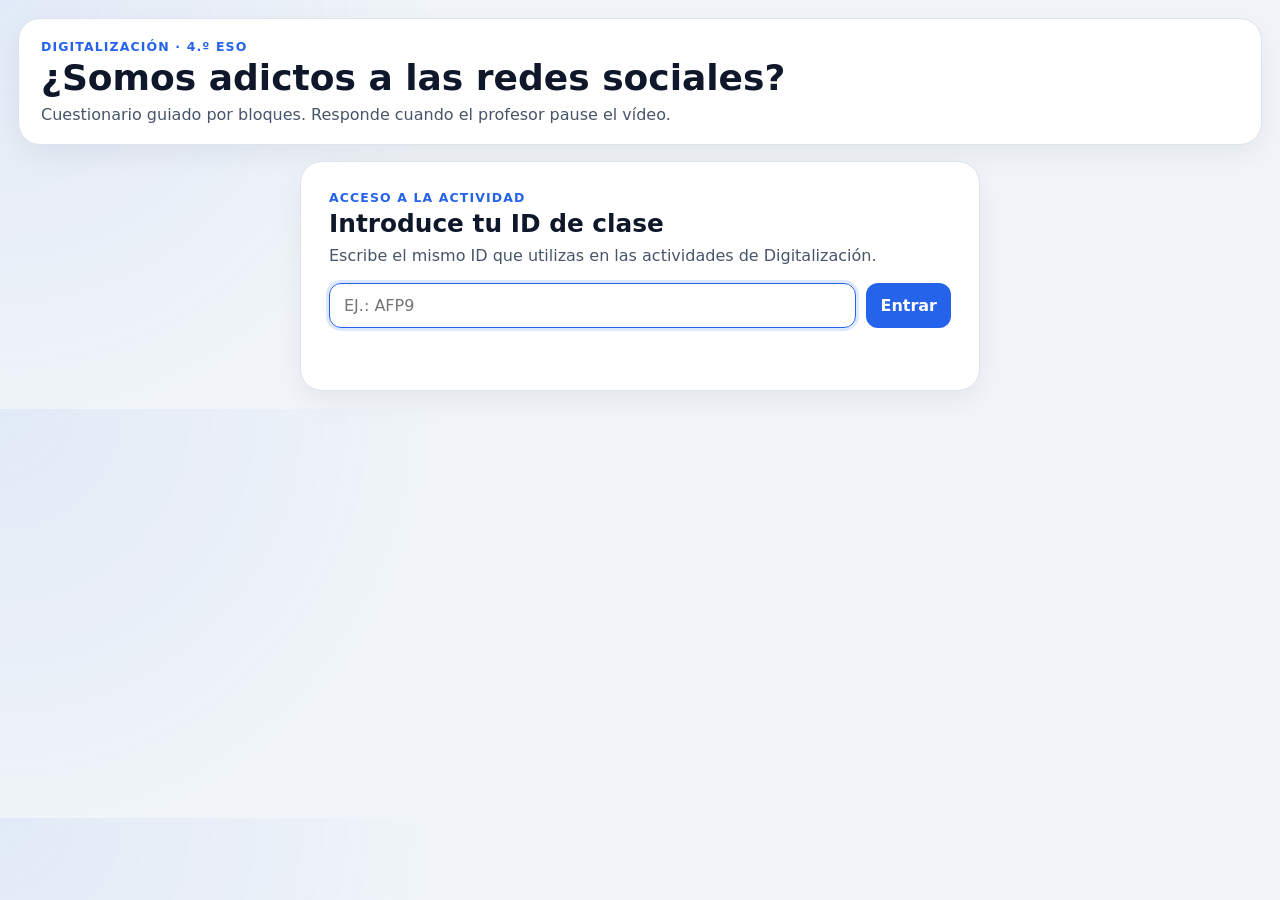
<file: digitalizacion/ud1/tarea8/index.html>
<!DOCTYPE html>
<html lang="es">
<head>
<meta charset="UTF-8">
<meta name="viewport" content="width=device-width, initial-scale=1.0">

<title>Digitalización 4.º ESO · ¿Somos adictos a las redes sociales?</title>

<style>
:root{
  --ink:#0f172a;
  --muted:#475569;
  --panel:#ffffff;
  --page:#f1f5f9;
  --blue:#2563eb;
  --blue-dark:#1d4ed8;
  --green-bg:#dcfce7;
  --red-bg:#fee2e2;
}

*{box-sizing:border-box}

body{
  margin:0;
  color:var(--ink);
  background:
    radial-gradient(circle at top left,rgba(37,99,235,.08),transparent 28rem),
    var(--page);
  font-family:Inter,system-ui,-apple-system,BlinkMacSystemFont,"Segoe UI",sans-serif;
}

button,input{font:inherit}

.shell{
  max-width:1480px;
  margin:0 auto;
  padding:18px;
}

.topbar{
  display:flex;
  justify-content:space-between;
  align-items:flex-start;
  gap:18px;
  padding:20px 22px;
  background:#fff;
  border:1px solid #dbe3ec;
  border-radius:22px;
  box-shadow:0 10px 30px rgba(15,23,42,.06);
  margin-bottom:16px;
}

.eyebrow{
  font-size:.78rem;
  font-weight:800;
  letter-spacing:.09em;
  text-transform:uppercase;
  color:var(--blue);
  margin-bottom:4px;
}

h1{
  margin:0;
  font-size:clamp(1.55rem,3vw,2.25rem);
  line-height:1.1;
}

.subtitle{
  margin:.45rem 0 0;
  color:var(--muted);
}

.status{
  display:flex;
  gap:8px;
  flex-wrap:wrap;
  justify-content:flex-end;
}

.chip{
  display:inline-flex;
  align-items:center;
  min-height:34px;
  padding:6px 10px;
  border-radius:999px;
  background:#e2e8f0;
  color:#334155;
  font-size:.83rem;
  font-weight:800;
  white-space:nowrap;
}

.chip.blue{
  background:#dbeafe;
  color:#1d4ed8;
}

.panel{
  background:var(--panel);
  border:1px solid #dbe3ec;
  border-radius:22px;
  box-shadow:0 10px 30px rgba(15,23,42,.06);
}

.login-panel{
  max-width:680px;
  margin:0 auto;
  padding:28px;
}

.login-panel h2{
  margin:.15rem 0 .5rem;
  font-size:1.55rem;
}

.login-row{
  display:flex;
  gap:10px;
  margin-top:18px;
}

.login-input{
  flex:1;
  min-width:0;
  padding:12px 14px;
  border:1px solid #cbd5e1;
  border-radius:12px;
  font-size:1rem;
  text-transform:uppercase;
}

.login-input:focus{
  outline:3px solid rgba(37,99,235,.15);
  border-color:#2563eb;
}

.login-error{
  color:#b91c1c;
  font-weight:700;
  margin:10px 0 0;
  min-height:24px;
}

.main-grid{
  max-width:980px;
  margin:0 auto;
}

.question-panel{
  overflow:hidden;
}

.progress-head{
  padding:16px 18px 12px;
  border-bottom:1px solid #e2e8f0;
}

.progress-row{
  display:flex;
  justify-content:space-between;
  align-items:center;
  gap:12px;
  margin-bottom:10px;
}

.progress-label{font-weight:900}

.progress-note{
  color:var(--muted);
  font-size:.88rem;
}

.progress-track{
  height:10px;
  background:#e2e8f0;
  border-radius:999px;
  overflow:hidden;
}

.progress-bar{
  width:0;
  height:100%;
  background:linear-gradient(90deg,#2563eb,#3b82f6);
  transition:width .25s ease;
}

.block-nav{
  display:grid;
  grid-template-columns:repeat(4,1fr);
  gap:8px;
  margin-top:12px;
}

.block-btn{
  min-height:44px;
  border:1px solid #cbd5e1;
  border-radius:12px;
  background:#fff;
  color:#334155;
  font-weight:800;
  cursor:pointer;
  padding:8px;
}

.block-btn:hover:not(:disabled){
  background:#f8fafc;
}

.block-btn.active{
  border-color:#2563eb;
  background:#eff6ff;
  color:#1d4ed8;
}

.block-btn.done{
  border-color:#86efac;
  background:#f0fdf4;
  color:#166534;
}

.content{padding:18px}

.block-header{
  display:flex;
  justify-content:space-between;
  gap:16px;
  align-items:flex-start;
  margin-bottom:16px;
}

.block-kicker{
  color:var(--blue);
  font-weight:900;
  font-size:.86rem;
  text-transform:uppercase;
  letter-spacing:.06em;
}

.block-title{
  margin:.25rem 0 .3rem;
  font-size:1.3rem;
}

.time-pill{
  border:1px solid #bfdbfe;
  background:#eff6ff;
  color:#1d4ed8;
  font-weight:900;
  border-radius:999px;
  padding:7px 10px;
  white-space:nowrap;
  font-size:.86rem;
}

.question{
  border:1px solid #dbe3ec;
  border-radius:16px;
  padding:15px;
  margin-top:12px;
  background:#fff;
}

.question-title{
  font-weight:850;
  line-height:1.45;
  margin-bottom:12px;
}

.options{
  display:grid;
  gap:8px;
}

.option{
  display:flex;
  gap:10px;
  align-items:flex-start;
  width:100%;
  text-align:left;
  border:1px solid #cbd5e1;
  background:#f8fafc;
  border-radius:12px;
  padding:11px 12px;
  cursor:pointer;
  color:#1e293b;
  line-height:1.4;
}

.option:hover:not(:disabled){
  background:#fff;
}

.option:disabled{
  cursor:default;
  opacity:1;
}

.option.correct{
  border-color:#22c55e;
  background:var(--green-bg);
  color:#166534;
}

.option.incorrect{
  border-color:#ef4444;
  background:var(--red-bg);
  color:#991b1b;
}

.letter{
  width:28px;
  height:28px;
  display:grid;
  place-items:center;
  border-radius:8px;
  background:#e2e8f0;
  flex:0 0 28px;
  font-weight:900;
}

.correct .letter{
  background:#bbf7d0;
  color:#166534;
}

.incorrect .letter{
  background:#fecaca;
  color:#991b1b;
}

.feedback{
  margin-top:10px;
  border-radius:12px;
  padding:11px 12px;
  font-size:.92rem;
  line-height:1.5;
}

.feedback.good{
  background:#f0fdf4;
  border:1px solid #bbf7d0;
  color:#166534;
}

.feedback.bad{
  background:#fff7ed;
  border:1px solid #fed7aa;
  color:#9a3412;
}

.block-actions{
  display:flex;
  justify-content:space-between;
  gap:10px;
  margin-top:18px;
  flex-wrap:wrap;
}

.secondary,
.primary,
.summary-btn,
.restart{
  min-height:44px;
  border-radius:12px;
  padding:10px 14px;
  font-weight:900;
  cursor:pointer;
}

.secondary{
  border:1px solid #cbd5e1;
  background:#fff;
  color:#334155;
}

.secondary:disabled{
  opacity:.4;
  cursor:not-allowed;
}

.primary{
  border:0;
  background:var(--blue);
  color:#fff;
}

.primary:hover:not(:disabled){
  background:var(--blue-dark);
}

.summary-btn{
  width:100%;
  margin-top:12px;
  border:0;
  background:#0f172a;
  color:#fff;
}

.summary-btn:disabled{
  background:#94a3b8;
  cursor:not-allowed;
}

.summary{
  display:none;
  padding:18px;
  border-top:1px solid #e2e8f0;
  background:#f8fafc;
}

.summary.show{display:block}

.score-card{
  border:1px solid #bfdbfe;
  background:#eff6ff;
  border-radius:18px;
  padding:18px;
  margin-bottom:14px;
}

.student-result{
  font-size:1rem;
  font-weight:900;
  color:#334155;
  margin-top:6px;
}

.score-number{
  font-size:3rem;
  line-height:1;
  font-weight:950;
  color:#1d4ed8;
  margin:.6rem 0;
}

.summary-grid{
  display:grid;
  grid-template-columns:repeat(2,1fr);
  gap:10px;
  margin-top:12px;
}

.metric{
  background:#fff;
  border:1px solid #dbe3ec;
  border-radius:14px;
  padding:12px;
}

.metric strong{
  display:block;
  font-size:1.4rem;
  margin-top:2px;
}

.review-list{
  display:grid;
  gap:8px;
  margin-top:12px;
}

.review-item{
  display:flex;
  justify-content:space-between;
  gap:12px;
  align-items:center;
  background:#fff;
  border:1px solid #dbe3ec;
  border-radius:12px;
  padding:10px 12px;
}

.review-item span:last-child{
  font-weight:900;
}

.reflection{
  margin-top:14px;
  border-left:4px solid #2563eb;
  background:#fff;
  border-radius:0 12px 12px 0;
  padding:12px 14px;
  color:#334155;
  line-height:1.55;
}

.restart{
  margin-top:14px;
  border:1px solid #cbd5e1;
  background:#fff;
  color:#334155;
}

.footnote{
  margin-top:12px;
  color:#64748b;
  font-size:.8rem;
}

@media(max-width:640px){
  .shell{padding:10px}
  .topbar{flex-direction:column}
  .block-nav{grid-template-columns:repeat(2,1fr)}
  .block-header{flex-direction:column}
  .summary-grid{grid-template-columns:1fr}
  .login-row{flex-direction:column}
}
</style>
</head>

<body>

<div class="shell">

<header class="topbar">
  <div>
    <div class="eyebrow">Digitalización · 4.º ESO</div>
    <h1>¿Somos adictos a las redes sociales?</h1>
    <p class="subtitle">
      Cuestionario guiado por bloques. Responde cuando el profesor pause el vídeo.
    </p>
  </div>

  <div class="status" id="statusPanel" style="display:none;">
    <span class="chip blue" id="studentChip"></span>
    <span class="chip blue" id="scoreChip">0 / 8 aciertos</span>
    <span class="chip" id="answeredChip">0 / 8 respondidas</span>
  </div>
</header>


<section id="loginPanel" class="panel login-panel">

  <div class="eyebrow">Acceso a la actividad</div>

  <h2>Introduce tu ID de clase</h2>

  <p class="subtitle">
    Escribe el mismo ID que utilizas en las actividades de Digitalización.
  </p>

  <div class="login-row">

    <input
      id="studentId"
      class="login-input"
      type="text"
      maxlength="16"
      autocomplete="off"
      autocapitalize="characters"
      placeholder="Ej.: AFP9"
    >

    <button id="startBtn" type="button" class="primary">
      Entrar
    </button>

  </div>

  <p id="loginError" class="login-error"></p>

</section>


<main class="main-grid" id="app" style="display:none;">

<section class="panel question-panel">

  <div class="progress-head">

    <div class="progress-row">

      <div>
        <div class="progress-label" id="progressLabel">
          Bloque 1 de 4
        </div>

        <div class="progress-note" id="progressNote">
          2 preguntas
        </div>
      </div>

      <span class="chip blue" id="blockScoreChip">
        0 / 2
      </span>

    </div>

    <div class="progress-track">
      <div class="progress-bar" id="progressBar"></div>
    </div>

    <div class="block-nav" id="blockNav"></div>

  </div>

  <div class="content" id="content"></div>

  <div class="summary" id="summary"></div>

</section>

</main>

</div>


<script>

const allowedIds = new Set([
  "AFP9",
  "AMN19",
  "APO9",
  "ASG13",
  "CSB12",
  "CYA7",
  "FPM14",
  "GHA10",
  "IFM10",
  "ILP14",
  "ISM14",
  "JVK13",
  "LRG11",
  "MBT15",
  "ME015",
  "MGS11",
  "MLM11",
  "SMT10",
  "SSC12",
  "XLC13",
  "FRPENA"
]);

let currentStudentId = "";

const loginPanel = document.getElementById("loginPanel");
const studentIdInput = document.getElementById("studentId");
const startBtn = document.getElementById("startBtn");
const loginError = document.getElementById("loginError");
const app = document.getElementById("app");
const statusPanel = document.getElementById("statusPanel");
const studentChip = document.getElementById("studentChip");


const blocks = [

{
  title:"Planteamiento y metodología",
  timeLabel:"00:00–05:00",

  questions:[

    {
      text:"¿Cuál es el objetivo principal del autor al usar la herramienta Google Trends en su análisis?",

      options:[
        "Demostrar de forma melancólica que cualquier tiempo pasado fue mejor.",
        "Aplicar una metodología objetiva basada en datos de búsqueda mundiales (2004-2024) para medir cambios en la popularidad de actividades.",
        "Promover la prohibición total de los smartphones en adolescentes."
      ],

      correct:1,

      feedback:
        "El ponente busca evitar análisis superficiales o nostálgicos y utiliza Google Trends para analizar cuantitativamente los hábitos durante un periodo de 20 años."
    },

    {
      text:"En las gráficas mostradas, ¿qué representa la fluctuación regular en forma de picos y valles en la búsqueda sobre «fútbol»?",

      options:[
        "Errores técnicos en la recopilación de datos de Google.",
        "Patrones estacionales vinculados al desarrollo de las ligas y periodos de vacaciones.",
        "Un crecimiento continuo del interés por el baloncesto frente al fútbol."
      ],

      correct:1,

      feedback:
        "El interés por el fútbol mantiene patrones estacionales vinculados al calendario deportivo."
    }

  ]
},


{
  title:"¿Qué ha pasado con nuestros hobbies?",
  timeLabel:"05:00–15:00",

  questions:[

    {
      text:"Según las tendencias registradas en las dos últimas décadas, ¿qué ha ocurrido con las búsquedas sobre música y lectura?",

      options:[
        "Han aumentado de forma drástica gracias a las plataformas digitales.",
        "Las búsquedas sobre música se han reducido a la cuarta parte y las de lectura se han reducido a la mitad.",
        "Se han mantenido totalmente estables sin ningún cambio."
      ],

      correct:1,

      feedback:
        "Los datos mostrados indican una caída significativa en las búsquedas relacionadas con estas aficiones."
    },

    {
      text:"¿A qué se debe el pico inusual de búsquedas en la categoría de «videojuegos» alrededor del año 2011?",

      options:[
        "Al confinamiento por la pandemia del coronavirus.",
        "Al lanzamiento y fenómeno global del videojuego Minecraft.",
        "A la aparición repentina de la aplicación TikTok."
      ],

      correct:1,

      feedback:
        "El pico está relacionado con el fenómeno de Minecraft. Al separarlo del resto de la serie puede observarse mejor la tendencia general."
    }

  ]
},


{
  title:"Sustitución del tiempo y diseño algorítmico",
  timeLabel:"15:00–25:00",

  questions:[

    {
      text:"¿Qué caracteriza a las redes sociales de última generación —TikTok, Reels, Shorts— frente a las primeras redes relacionales?",

      options:[
        "Que están limitadas exclusivamente a la interacción entre amigos conocidos.",
        "El uso de vídeos muy cortos y scroll infinito diseñados para generar estímulos y gratificación instantánea a corto plazo.",
        "Que requieren pagar una suscripción mensual para crear una cuenta."
      ],

      correct:1,

      feedback:
        "El vídeo destaca el papel del contenido breve, la recomendación algorítmica y el desplazamiento continuo para mantener la atención del usuario."
    },

    {
      text:"Según la definición de la RAE citada en el vídeo, ¿cuál es el requisito formal para definir una adicción?",

      options:[
        "Pasar más de dos horas diarias delante de cualquier pantalla.",
        "La dependencia de sustancias o actividades que resulten nocivas para la salud o el equilibrio psíquico.",
        "Que la actividad requiera obligatoriamente el uso de internet."
      ],

      correct:1,

      feedback:
        "La definición utilizada exige que exista dependencia y un efecto perjudicial sobre la salud o el equilibrio psíquico."
    }

  ]
},


{
  title:"Coste de oportunidad y regulación",
  timeLabel:"25:00–Final",

  questions:[

    {
      text:"¿Por qué argumenta el ponente que la pérdida masiva de tiempo en redes sociales perjudica el progreso social?",

      options:[
        "Porque daña físicamente el hardware de los ordenadores.",
        "Porque reduce el tiempo de exploración libre y activa que permite el descubrimiento científico, técnico y artístico.",
        "Porque impide el desarrollo del comercio electrónico."
      ],

      correct:1,

      feedback:
        "El argumento se basa en el coste de oportunidad: el tiempo dedicado al consumo pasivo deja de emplearse en otras actividades de exploración, aprendizaje o creación."
    },

    {
      text:"¿Cuál es la postura del autor respecto a la regulación del entorno digital en menores?",

      options:[
        "Prohibir rotundamente los teléfonos móviles y los videojuegos.",
        "Distinguir los usos positivos de los móviles y el efecto fatiga de los videojuegos, centrando el foco en regular el diseño de redes de scroll infinito.",
        "Fomentar el consumo masivo de vídeo corto dentro del horario escolar."
      ],

      correct:1,

      feedback:
        "El argumento diferencia entre tecnologías y usos. El foco se sitúa especialmente en determinadas características del diseño de las plataformas de consumo continuo."
    }

  ]
}

];


const letters = ["A","B","C"];

let currentBlock = 0;
let answers = Array(8).fill(null);

const content = document.getElementById("content");
const blockNav = document.getElementById("blockNav");
const progressBar = document.getElementById("progressBar");
const progressLabel = document.getElementById("progressLabel");
const progressNote = document.getElementById("progressNote");
const scoreChip = document.getElementById("scoreChip");
const answeredChip = document.getElementById("answeredChip");
const blockScoreChip = document.getElementById("blockScoreChip");
const summary = document.getElementById("summary");


function startActivity(){

  const id = studentIdInput.value
    .trim()
    .toUpperCase();

  if(!allowedIds.has(id)){

    loginError.textContent =
      "ID no válido. Comprueba que lo has escrito correctamente.";

    return;
  }

  currentStudentId = id;

  loginError.textContent = "";

  loginPanel.style.display = "none";
  app.style.display = "block";
  statusPanel.style.display = "flex";

  studentChip.textContent = `ID · ${currentStudentId}`;

  render();
}


startBtn.addEventListener("click",startActivity);

studentIdInput.addEventListener("keydown",event=>{
  if(event.key === "Enter"){
    startActivity();
  }
});


function flatIndex(block,question){
  return block * 2 + question;
}


function answeredCount(){
  return answers.filter(answer => answer !== null).length;
}


function correctCount(){
  return answers.filter(answer => answer && answer.correct).length;
}


function isBlockDone(block){

  return [0,1].every(
    question =>
      answers[flatIndex(block,question)] !== null
  );

}


function blockCorrect(block){

  return [0,1].filter(
    question =>
      answers[flatIndex(block,question)]?.correct
  ).length;

}


function renderNav(){

  blockNav.innerHTML = "";

  blocks.forEach((block,index)=>{

    const button = document.createElement("button");

    button.type = "button";

    button.className =
      "block-btn" +
      (index === currentBlock ? " active" : "") +
      (isBlockDone(index) ? " done" : "");

    button.textContent = `Bloque ${index + 1}`;

    const unlocked =
      index === 0 ||
      blocks
        .slice(0,index)
        .every((_,i)=>isBlockDone(i));

    button.disabled = !unlocked;

    if(!unlocked){
      button.style.opacity = ".45";
      button.style.cursor = "not-allowed";
    }

    button.addEventListener("click",()=>{

      if(unlocked){
        currentBlock = index;
        render();
      }

    });

    blockNav.appendChild(button);

  });

}


function answerQuestion(block,question,option){

  const index = flatIndex(block,question);

  if(answers[index] !== null){
    return;
  }

  answers[index] = {
    selected:option,
    correct:
      option ===
      blocks[block].questions[question].correct
  };

  render();
}


function renderQuestion(block,questionIndex,question){

  const index = flatIndex(block,questionIndex);
  const answer = answers[index];

  const wrapper = document.createElement("div");
  wrapper.className = "question";

  const title = document.createElement("div");
  title.className = "question-title";
  title.textContent = `${index + 1}. ${question.text}`;

  wrapper.appendChild(title);

  const options = document.createElement("div");
  options.className = "options";

  question.options.forEach((text,optionIndex)=>{

    const button = document.createElement("button");

    button.type = "button";
    button.className = "option";

    if(answer){

      button.disabled = true;

      if(optionIndex === question.correct){
        button.classList.add("correct");
      }

      if(
        optionIndex === answer.selected &&
        !answer.correct
      ){
        button.classList.add("incorrect");
      }

    }

    button.innerHTML =
      `<span class="letter">${letters[optionIndex]}</span>
       <span>${text}</span>`;

    button.addEventListener(
      "click",
      ()=>answerQuestion(
        block,
        questionIndex,
        optionIndex
      )
    );

    options.appendChild(button);

  });

  wrapper.appendChild(options);

  if(answer){

    const feedback = document.createElement("div");

    feedback.className =
      `feedback ${answer.correct ? "good" : "bad"}`;

    feedback.innerHTML =
      `<strong>${answer.correct ? "Correcto." : "Incorrecto."}</strong>
       ${question.feedback}`;

    wrapper.appendChild(feedback);

  }

  return wrapper;
}


function updateStatus(){

  const answered = answeredCount();
  const correct = correctCount();

  scoreChip.textContent =
    `${correct} / 8 aciertos`;

  answeredChip.textContent =
    `${answered} / 8 respondidas`;

  progressBar.style.width =
    `${answered / 8 * 100}%`;

}


function render(){

  const block = blocks[currentBlock];

  progressLabel.textContent =
    `Bloque ${currentBlock + 1} de 4`;

  progressNote.textContent =
    block.title;

  blockScoreChip.textContent =
    `${blockCorrect(currentBlock)} / 2`;

  renderNav();
  updateStatus();

  content.innerHTML = "";

  const header = document.createElement("div");

  header.className = "block-header";

  header.innerHTML = `
    <div>
      <div class="block-kicker">
        Bloque ${currentBlock + 1}
      </div>

      <h2 class="block-title">
        ${block.title}
      </h2>

      <p class="progress-note">
        Responde cuando el profesor pause el vídeo.
      </p>
    </div>

    <div class="time-pill">
      ${block.timeLabel}
    </div>
  `;

  content.appendChild(header);

  block.questions.forEach((question,index)=>{

    content.appendChild(
      renderQuestion(
        currentBlock,
        index,
        question
      )
    );

  });

  const actions = document.createElement("div");
  actions.className = "block-actions";

  const previous = document.createElement("button");

  previous.type = "button";
  previous.className = "secondary";
  previous.textContent = "← Bloque anterior";
  previous.disabled = currentBlock === 0;

  previous.addEventListener("click",()=>{

    if(currentBlock > 0){
      currentBlock--;
      render();
    }

  });


  const next = document.createElement("button");

  next.type = "button";
  next.className = "primary";

  next.textContent =
    currentBlock === 3
      ? "Revisar progreso"
      : "Siguiente bloque →";

  next.disabled = !isBlockDone(currentBlock);

  if(next.disabled){
    next.style.opacity = ".45";
    next.style.cursor = "not-allowed";
  }

  next.addEventListener("click",()=>{

    if(!isBlockDone(currentBlock)){
      return;
    }

    if(currentBlock < 3){

      currentBlock++;
      render();

    }else{

      window.scrollTo({
        top:document.body.scrollHeight,
        behavior:"smooth"
      });

    }

  });

  actions.append(previous,next);
  content.appendChild(actions);


  const summaryButton = document.createElement("button");

  summaryButton.type = "button";
  summaryButton.className = "summary-btn";

  summaryButton.disabled =
    answeredCount() !== 8;

  const remaining =
    8 - answeredCount();

  summaryButton.textContent =
    answeredCount() === 8
      ? "Ver resumen de calificación"
      : `Completa las ${remaining} pregunta${remaining === 1 ? "" : "s"} restante${remaining === 1 ? "" : "s"}`;

  summaryButton.addEventListener(
    "click",
    showSummary
  );

  content.appendChild(summaryButton);


  const foot = document.createElement("p");

  foot.className = "footnote";

  foot.textContent =
    "La actividad no guarda ni envía tus respuestas. Si recargas la página, tendrás que comenzar de nuevo.";

  content.appendChild(foot);

}


function scoreMessage(score){

  if(score >= 8.75){

    return "Has identificado con mucha precisión las ideas principales del vídeo. Piensa ahora qué parte del argumento te parece más convincente y cuál necesitaría más datos para aceptarla completamente.";

  }

  if(score >= 6.25){

    return "Comprendes buena parte del argumento general. Revisa los bloques en los que has fallado y distingue entre los datos mostrados, la interpretación del ponente y las conclusiones.";

  }

  if(score >= 5){

    return "Has captado algunas ideas esenciales, pero todavía mezclas varios argumentos del vídeo. Revisa qué datos utiliza el ponente para apoyar cada conclusión.";

  }

  return "Necesitas revisar el vídeo con más atención. Identifica qué datos aparecen, cómo los interpreta el ponente y de qué manera los relaciona con el uso actual de las redes sociales.";

}


function showSummary(){

  if(answeredCount() !== 8){
    return;
  }

  const correct = correctCount();
  const incorrect = 8 - correct;

  const score =
    Math.round(correct / 8 * 1000) / 100;

  summary.innerHTML = `

    <div class="score-card">

      <div class="eyebrow">
        Resumen de calificación
      </div>

      <div class="student-result">
        ID · ${currentStudentId}
      </div>

      <div class="score-number">
        ${score.toFixed(2).replace(".",",")} / 10
      </div>

      <div>
        ${correct} respuestas correctas de 8.
      </div>

      <div class="summary-grid">

        <div class="metric">
          <span>Aciertos</span>
          <strong>${correct}</strong>
        </div>

        <div class="metric">
          <span>Errores</span>
          <strong>${incorrect}</strong>
        </div>

      </div>

    </div>

    <h3>Desglose por bloques</h3>
  `;


  const review = document.createElement("div");
  review.className = "review-list";

  blocks.forEach((block,index)=>{

    const item = document.createElement("div");

    item.className = "review-item";

    item.innerHTML = `
      <span>
        <strong>Bloque ${index + 1}</strong>
        · ${block.title}
      </span>

      <span>
        ${blockCorrect(index)} / 2
      </span>
    `;

    review.appendChild(item);

  });

  summary.appendChild(review);


  const reflection = document.createElement("div");

  reflection.className = "reflection";

  reflection.innerHTML =
    `<strong>Para terminar:</strong>
     ${scoreMessage(score)}`;

  summary.appendChild(reflection);


  const restart = document.createElement("button");

  restart.type = "button";
  restart.className = "restart";
  restart.textContent = "Reiniciar actividad";

  restart.addEventListener("click",()=>{

    answers = Array(8).fill(null);
    currentBlock = 0;

    summary.classList.remove("show");
    summary.innerHTML = "";

    render();

    window.scrollTo({
      top:0,
      behavior:"smooth"
    });

  });

  summary.appendChild(restart);


  const newStudent = document.createElement("button");

  newStudent.type = "button";
  newStudent.className = "restart";
  newStudent.style.marginLeft = "8px";
  newStudent.textContent = "Cambiar alumno";

  newStudent.addEventListener("click",()=>{

    answers = Array(8).fill(null);

    currentBlock = 0;
    currentStudentId = "";

    studentIdInput.value = "";

    summary.classList.remove("show");
    summary.innerHTML = "";

    app.style.display = "none";
    statusPanel.style.display = "none";
    loginPanel.style.display = "block";

    studentIdInput.focus();

    window.scrollTo({
      top:0,
      behavior:"smooth"
    });

  });

  summary.appendChild(newStudent);

  summary.classList.add("show");

  summary.scrollIntoView({
    behavior:"smooth",
    block:"start"
  });

}


studentIdInput.focus();

</script>

</body>
</html>
</file>
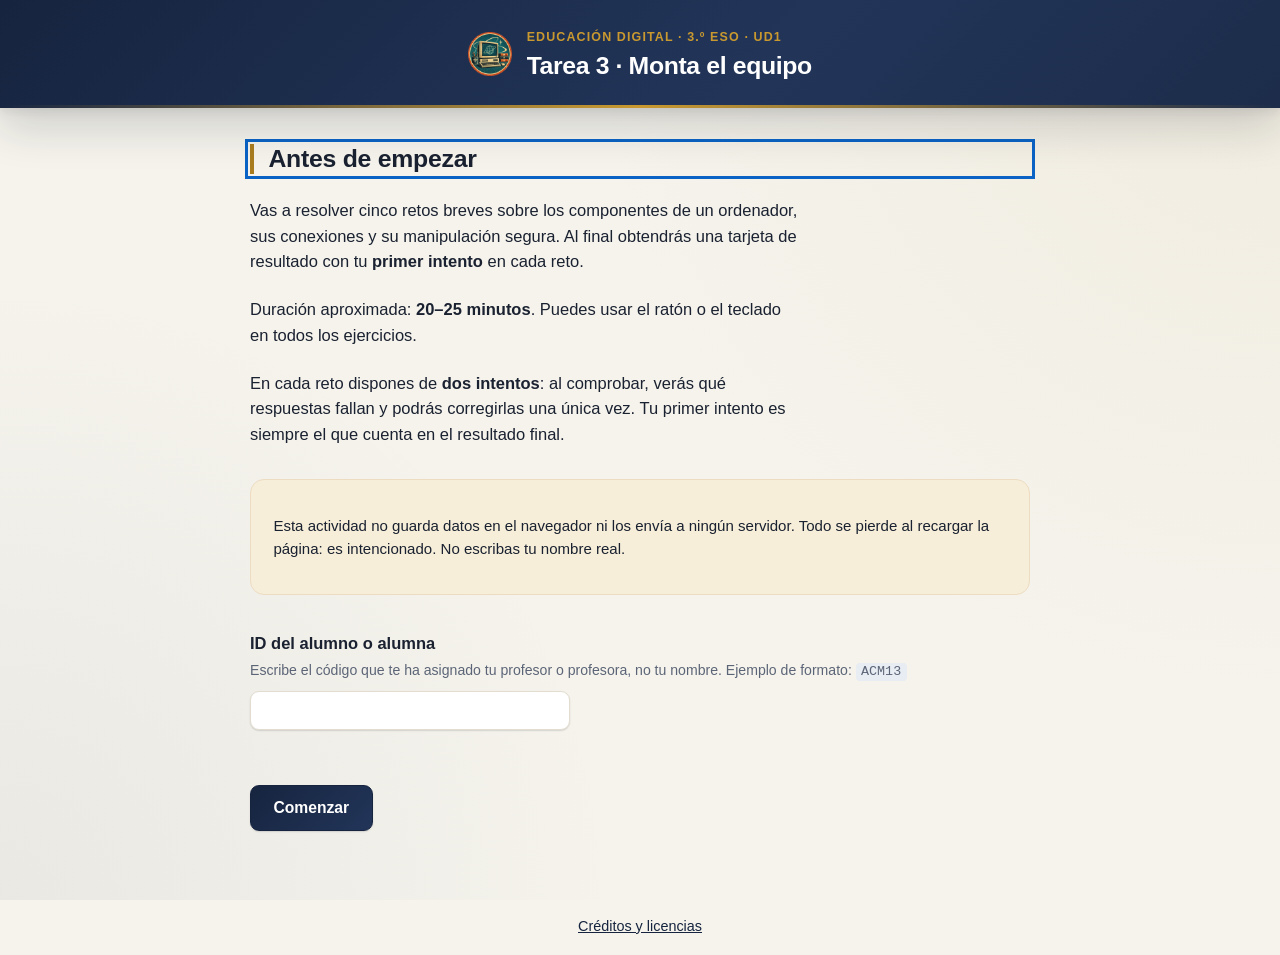
<file: educacion-digital/ud1/tarea3/index.html>
<!DOCTYPE html>
<html lang="es">
<head>
<meta charset="UTF-8">
<meta name="viewport" content="width=device-width, initial-scale=1.0">
<title>Tarea 3 · Monta el equipo · Educación Digital 3.º ESO</title>
<meta name="description" content="Actividad interactiva de la UD1 de Educación Digital: identificación de componentes, conexiones básicas y manipulación segura de un ordenador.">
<link rel="icon" type="image/png" sizes="32x32" href="assets/favicon-32.png">
<link rel="apple-touch-icon" sizes="180x180" href="assets/favicon-180.png">
<link rel="stylesheet" href="styles.css">
</head>
<body>

<header class="app-header no-print">
  <div class="app-header-inner">
    <img class="app-crest" src="assets/logo.png" alt="" width="48" height="48">
    <div>
      <p class="eyebrow">Educación Digital · 3.º ESO · UD1</p>
      <h1>Tarea 3 · Monta el equipo</h1>
    </div>
  </div>
</header>

<nav class="progress-nav no-print" aria-label="Progreso de la actividad" hidden id="progress-nav">
  <ol id="progress-list"></ol>
</nav>

<main id="app">

  <!-- ==================== PANTALLA 0: INICIO ==================== -->
  <section id="screen-inicio" class="screen" aria-labelledby="inicio-h2">
    <h2 id="inicio-h2">Antes de empezar</h2>

    <p>
      Vas a resolver cinco retos breves sobre los componentes de un ordenador,
      sus conexiones y su manipulación segura. Al final obtendrás una tarjeta
      de resultado con tu <strong>primer intento</strong> en cada reto.
    </p>
    <p>
      Duración aproximada: <strong>20–25 minutos</strong>. Puedes usar el ratón
      o el teclado en todos los ejercicios.
    </p>
    <p>
      En cada reto dispones de <strong>dos intentos</strong>: al comprobar,
      verás qué respuestas fallan y podrás corregirlas una única vez. Tu
      primer intento es siempre el que cuenta en el resultado final.
    </p>

    <div class="privacy-note">
      <p>
        Esta actividad no guarda datos en el navegador ni los envía a ningún
        servidor. Todo se pierde al recargar la página: es intencionado.
        No escribas tu nombre real.
      </p>
    </div>

    <form id="form-inicio" novalidate>
      <div class="field">
        <label for="input-id">ID del alumno o alumna</label>
        <p class="field-hint" id="id-hint">
          Escribe el código que te ha asignado tu profesor o profesora, no tu
          nombre. Ejemplo de formato: <code>ACM13</code>
        </p>
        <input
          type="text"
          id="input-id"
          name="studentId"
          autocomplete="off"
          spellcheck="false"
          maxlength="12"
          aria-describedby="id-hint id-error"
          required
        >
        <p class="field-error" id="id-error" role="alert" aria-live="assertive"></p>
      </div>

      <button type="submit" class="btn btn-primary">Comenzar</button>
    </form>
  </section>

  <!-- ==================== RETO 1: COLOCA LOS COMPONENTES ==================== -->
  <section id="screen-reto1" class="screen" aria-labelledby="reto1-h2" hidden>
    <h2 id="reto1-h2">Reto 1 · Coloca los componentes</h2>
    <p class="instructions">
      Asocia cada componente con la zona de la placa base donde se conecta.
      Puedes <strong>arrastrar</strong> cada componente hasta su zona, o bien
      <strong>seleccionar un componente y después la zona</strong> haciendo clic
      o pulsando Intro. Coloca los cinco antes de pulsar «Comprobar».
    </p>

    <div class="reto1-layout">
      <div class="components-tray" role="group" aria-label="Componentes disponibles" id="reto1-tray">
        <!-- componentes generados por JS -->
      </div>

      <div class="board-wrap" id="reto1-board-wrap">
        <svg class="board" viewBox="0 0 420 300" role="img" aria-label="Esquema simplificado de una placa base con cinco zonas de conexión numeradas">
          <defs>
            <linearGradient id="pcb-grad" x1="0" y1="0" x2="1" y2="1">
              <stop offset="0" stop-color="#155c46"/>
              <stop offset="0.55" stop-color="#0e4636"/>
              <stop offset="1" stop-color="#0a3327"/>
            </linearGradient>
            <linearGradient id="socket-grad" x1="0" y1="0" x2="1" y2="1">
              <stop offset="0" stop-color="#7c8896"/>
              <stop offset="1" stop-color="#4d5763"/>
            </linearGradient>
            <linearGradient id="gold-edge" x1="0" y1="0" x2="1" y2="0">
              <stop offset="0" stop-color="#f2d385"/>
              <stop offset="1" stop-color="#c99a3f"/>
            </linearGradient>
            <linearGradient id="choke-grad" x1="0" y1="0" x2="1" y2="1">
              <stop offset="0" stop-color="#aeb7c2"/>
              <stop offset="1" stop-color="#6b7482"/>
            </linearGradient>
            <linearGradient id="black-plastic" x1="0" y1="0" x2="0" y2="1">
              <stop offset="0" stop-color="#2b2e33"/>
              <stop offset="0.5" stop-color="#16181b"/>
              <stop offset="1" stop-color="#060708"/>
            </linearGradient>
            <linearGradient id="black-plastic-h" x1="0" y1="0" x2="1" y2="0">
              <stop offset="0" stop-color="#2b2e33"/>
              <stop offset="0.5" stop-color="#16181b"/>
              <stop offset="1" stop-color="#060708"/>
            </linearGradient>
            <radialGradient id="pin-gold" cx="0.35" cy="0.3" r="0.8">
              <stop offset="0" stop-color="#f6dd9a"/>
              <stop offset="0.55" stop-color="#d4af52"/>
              <stop offset="1" stop-color="#9c7423"/>
            </radialGradient>
            <linearGradient id="pcie-steel" x1="0" y1="0" x2="0" y2="1">
              <stop offset="0" stop-color="#e2e8ed"/><stop offset="0.45" stop-color="#aab3bb"/><stop offset="1" stop-color="#7a838b"/>
            </linearGradient>
            <radialGradient id="board-sheen" cx="22%" cy="14%" r="75%">
              <stop offset="0" stop-color="#ffffff" stop-opacity="0.16"/>
              <stop offset="0.5" stop-color="#ffffff" stop-opacity="0.04"/>
              <stop offset="1" stop-color="#ffffff" stop-opacity="0"/>
            </radialGradient>
            <radialGradient id="board-vignette" cx="50%" cy="50%" r="72%">
              <stop offset="0.6" stop-color="#000000" stop-opacity="0"/>
              <stop offset="1" stop-color="#000000" stop-opacity="0.28"/>
            </radialGradient>
            <pattern id="fiber-weave" width="6" height="6" patternUnits="userSpaceOnUse" patternTransform="rotate(45)">
              <line x1="0" y1="0" x2="0" y2="6" stroke="#ffffff" stroke-opacity="0.05" stroke-width="1"/>
              <line x1="3" y1="0" x2="3" y2="6" stroke="#000000" stroke-opacity="0.05" stroke-width="1"/>
            </pattern>
            <pattern id="pcb-copper" width="52" height="52" patternUnits="userSpaceOnUse">
              <g stroke="#2fa578" fill="none" stroke-width="0.7" opacity="0.55">
                <path d="M0 9 H52"/>
                <path d="M0 33 H20 M32 33 H52"/>
                <path d="M14 0 V16 H26 V52"/>
                <path d="M40 0 V10 L48 18 V30"/>
                <path d="M0 44 H10 L16 38 H30"/>
                <path d="M44 33 V44 H52"/>
                <path d="M6 16 V26 L0 32"/>
              </g>
              <g fill="#2fa578" opacity="0.6">
                <circle cx="14" cy="16" r="1.1"/><circle cx="26" cy="16" r="1.1"/>
                <circle cx="40" cy="10" r="1.1"/><circle cx="48" cy="18" r="1.1"/>
                <circle cx="16" cy="38" r="1.1"/><circle cx="6" cy="26" r="1.1"/>
                <circle cx="44" cy="44" r="1.1"/><circle cx="32" cy="33" r="1.1"/>
              </g>
            </pattern>
            <pattern id="pcb-copper-fine" width="19" height="19" patternUnits="userSpaceOnUse" patternTransform="rotate(30)">
              <line x1="0" y1="5" x2="19" y2="5" stroke="#1f7a5c" stroke-width="0.4" opacity="0.3"/>
              <line x1="9" y1="0" x2="9" y2="19" stroke="#1f7a5c" stroke-width="0.4" opacity="0.3"/>
            </pattern>
            <filter id="soft-shadow" x="-40%" y="-40%" width="180%" height="180%">
              <feDropShadow dx="0" dy="2.2" stdDeviation="2.1" flood-color="#02120c" flood-opacity="0.45"/>
            </filter>
          </defs>

          <rect x="4" y="4" width="412" height="292" rx="12" class="board-bg" fill="url(#pcb-grad)"></rect>
          <rect x="4" y="4" width="412" height="292" rx="12" fill="url(#fiber-weave)"></rect>

          <!-- planos de cobre (grandes áreas de masa/tierra, decorativos) -->
          <g opacity="0.5">
            <path d="M16 16 H130 V44 H90 V60 H16 Z" fill="#0e4e3c"/>
            <path d="M270 16 H406 V150 H340 V190 H270 Z" fill="#0e4e3c"/>
            <path d="M16 210 H140 V286 H16 Z" fill="#0e4e3c"/>
            <path d="M200 250 H406 V286 H200 Z" fill="#0e4e3c"/>
          </g>

          <!-- circuitería de cobre: patrón denso de pistas y vías -->
          <rect x="4" y="4" width="412" height="292" rx="12" fill="url(#pcb-copper)"></rect>
          <rect x="4" y="4" width="412" height="292" rx="12" fill="url(#pcb-copper-fine)"></rect>

          <!-- trazas decorativas de circuito -->
          <g class="board-traces" stroke="#1f7a5c" stroke-width="1.1" fill="none" opacity="0.5">
            <path d="M20 205 h20 v-45 h20"/>
            <path d="M20 235 h20 v15 h40"/>
            <path d="M262 45 h15 v40"/>
            <path d="M262 130 h15 v30"/>
            <path d="M200 165 v10 h20"/>
            <path d="M330 238 h20 v-8 h20"/>
            <path d="M110 260 v-8 h-20"/>
            <path d="M270 255 h-15 v-10"/>
            <path d="M180 20 v10 h-8"/>
            <path d="M100 60 h-15 v20"/>
          </g>
          <g class="board-vias" fill="#2f9e7a" opacity="0.5">
            <circle cx="20" cy="205" r="1.8"/><circle cx="40" cy="205" r="1.8"/><circle cx="40" cy="160" r="1.8"/>
            <circle cx="20" cy="235" r="1.8"/><circle cx="60" cy="250" r="1.8"/>
            <circle cx="262" cy="45" r="1.8"/><circle cx="277" cy="85" r="1.8"/>
            <circle cx="200" cy="175" r="1.8"/><circle cx="220" cy="175" r="1.8"/>
            <circle cx="395" cy="180" r="1.8"/><circle cx="395" cy="195" r="1.8"/>
            <circle cx="90" cy="260" r="1.8"/><circle cx="255" cy="245" r="1.8"/>
            <circle cx="180" cy="20" r="1.8"/><circle cx="85" cy="60" r="1.8"/>
          </g>

          <!-- serigrafía PCB (marcas abstractas, no legibles) -->
          <g fill="#bfe6d6" opacity="0.22">
            <rect x="146" y="160" width="14" height="2.2"/><rect x="146" y="165" width="9" height="2.2"/>
            <rect x="230" y="165" width="12" height="2.2"/><rect x="230" y="170" width="7" height="2.2"/>
            <rect x="330" y="235" width="12" height="2.2"/><rect x="330" y="240" width="8" height="2.2"/>
            <rect x="70" y="245" width="12" height="2.2"/><rect x="20" y="270" width="10" height="2.2"/>
            <rect x="393" y="160" width="10" height="2.2"/><rect x="120" y="18" width="10" height="2.2"/>
          </g>

          <!-- tornillos de anclaje -->
          <g fill="#0a3327" stroke="#2f9e7a" stroke-width="1" opacity="0.65">
            <circle cx="18" cy="18" r="5"/><circle cx="402" cy="18" r="5"/>
            <circle cx="18" cy="282" r="5"/><circle cx="402" cy="282" r="5"/>
            <circle cx="208" cy="291" r="4"/><circle cx="305" cy="16" r="4"/>
          </g>

          <!-- panel de E/S trasero (borde izquierdo): USB, Ethernet y audio -->
          <g transform="translate(9,40)" opacity="0.95" filter="url(#soft-shadow)">
            <rect x="0" y="0" width="17" height="176" rx="2" fill="#3a424d" stroke="#0a3327" stroke-width="1"/>
            <!-- pareja de puertos USB apilados -->
            <rect x="3" y="6" width="11" height="9" rx="1.5" fill="#101318"/>
            <rect x="3" y="17" width="11" height="9" rx="1.5" fill="#101318"/>
            <rect x="3" y="31" width="11" height="9" rx="1.5" fill="#101318"/>
            <rect x="3" y="42" width="11" height="9" rx="1.5" fill="#101318"/>
            <!-- Ethernet RJ45 -->
            <rect x="2.5" y="56" width="12" height="15" rx="1.2" fill="#0c0f13" stroke="#171c22" stroke-width="0.6"/>
            <rect x="4.5" y="59" width="8" height="9" fill="#1d232b"/>
            <!-- salida de vídeo -->
            <rect x="3" y="76" width="11" height="7" rx="1" fill="#12181f"/>
            <!-- jacks de audio (colores reales del panel) -->
            <circle cx="8.5" cy="92" r="3.6" fill="#3ba55c" stroke="#0a3327" stroke-width="0.6"/>
            <circle cx="8.5" cy="101" r="3.6" fill="#4a7fd6" stroke="#0a3327" stroke-width="0.6"/>
            <circle cx="8.5" cy="110" r="3.6" fill="#d67fae" stroke="#0a3327" stroke-width="0.6"/>
            <!-- USB-C -->
            <rect x="2.5" y="122" width="12" height="7" rx="3" fill="#12181f" stroke="#1d232b" stroke-width="0.6"/>
            <!-- pareja USB extra -->
            <rect x="3" y="136" width="11" height="9" rx="1.5" fill="#101318"/>
            <rect x="3" y="147" width="11" height="9" rx="1.5" fill="#101318"/>
            <!-- botón BIOS flash -->
            <circle cx="8.5" cy="164" r="3" fill="#2c3440" stroke="#171c22" stroke-width="0.6"/>
          </g>

          <!-- VRM: fase de alimentación de la CPU (decorativo) -->
          <g transform="translate(40,12)" opacity="0.95" filter="url(#soft-shadow)">
            <rect x="0" y="10" width="118" height="8" rx="2" fill="#2c3440" stroke="#0a3327" stroke-width="0.8"/>
            <g stroke="#5b6472" stroke-width="1.1"><line x1="4" y1="12" x2="4" y2="26"/><line x1="10" y1="12" x2="10" y2="26"/><line x1="16" y1="12" x2="16" y2="26"/><line x1="22" y1="12" x2="22" y2="26"/><line x1="28" y1="12" x2="28" y2="26"/></g>
            <rect x="0" y="0" width="14" height="14" rx="2" fill="url(#choke-grad)" stroke="#3a424d" stroke-width="0.8"/>
            <rect x="18" y="0" width="14" height="14" rx="2" fill="url(#choke-grad)" stroke="#3a424d" stroke-width="0.8"/>
            <rect x="36" y="0" width="14" height="14" rx="2" fill="url(#choke-grad)" stroke="#3a424d" stroke-width="0.8"/>
            <rect x="54" y="0" width="14" height="14" rx="2" fill="url(#choke-grad)" stroke="#3a424d" stroke-width="0.8"/>
          </g>
          <!-- condensadores de la VRM (decorativos) -->
          <g fill="#e8edf2" stroke="#4d5763" stroke-width="1">
            <g transform="translate(150,42)"><circle r="6"/><line x1="0" y1="-3.5" x2="0" y2="3.5" stroke="#8a94a0" stroke-width="1"/><line x1="-3.5" y1="0" x2="3.5" y2="0" stroke="#8a94a0" stroke-width="1"/></g>
            <g transform="translate(150,90)"><circle r="6"/><line x1="0" y1="-3.5" x2="0" y2="3.5" stroke="#8a94a0" stroke-width="1"/><line x1="-3.5" y1="0" x2="3.5" y2="0" stroke="#8a94a0" stroke-width="1"/></g>
            <g transform="translate(150,124)"><circle r="5"/><line x1="0" y1="-3" x2="0" y2="3" stroke="#8a94a0" stroke-width="0.8"/><line x1="-3" y1="0" x2="3" y2="0" stroke="#8a94a0" stroke-width="0.8"/></g>
            <g transform="translate(263,175)"><circle r="6"/><line x1="0" y1="-3.5" x2="0" y2="3.5" stroke="#8a94a0" stroke-width="1"/><line x1="-3.5" y1="0" x2="3.5" y2="0" stroke="#8a94a0" stroke-width="1"/></g>
            <g transform="translate(263,120)"><circle r="5"/><line x1="0" y1="-3" x2="0" y2="3" stroke="#8a94a0" stroke-width="0.8"/><line x1="-3" y1="0" x2="3" y2="0" stroke="#8a94a0" stroke-width="0.8"/></g>
          </g>

          <!-- conector EPS de alimentación de la CPU (borde superior, decorativo) -->
          <g transform="translate(190,7)" opacity="0.95" filter="url(#soft-shadow)">
            <rect x="0" y="0" width="34" height="17" rx="2" fill="#12181f" stroke="#000000" stroke-width="1"/>
            <g fill="#e8edf2">
              <rect x="3" y="3" width="4.5" height="4.5" rx="0.8"/><rect x="9" y="3" width="4.5" height="4.5" rx="0.8"/>
              <rect x="15" y="3" width="4.5" height="4.5" rx="0.8"/><rect x="21" y="3" width="4.5" height="4.5" rx="0.8"/>
              <rect x="3" y="9.5" width="4.5" height="4.5" rx="0.8"/><rect x="9" y="9.5" width="4.5" height="4.5" rx="0.8"/>
              <rect x="15" y="9.5" width="4.5" height="4.5" rx="0.8"/><rect x="21" y="9.5" width="4.5" height="4.5" rx="0.8"/>
            </g>
            <rect x="27" y="4" width="5" height="9" rx="1" fill="#2c3440"/>
          </g>

          <!-- conector de alimentación principal ATX (borde derecho, decorativo) -->
          <g transform="translate(391,36)" opacity="0.95" filter="url(#soft-shadow)">
            <rect x="0" y="0" width="15" height="108" rx="2" fill="#e8edf2" stroke="#4d5763" stroke-width="1"/>
            <g fill="#4d5763">
              <circle cx="5" cy="8" r="1.3"/><circle cx="11" cy="8" r="1.3"/>
              <circle cx="5" cy="16" r="1.3"/><circle cx="11" cy="16" r="1.3"/>
              <circle cx="5" cy="24" r="1.3"/><circle cx="11" cy="24" r="1.3"/>
              <circle cx="5" cy="32" r="1.3"/><circle cx="11" cy="32" r="1.3"/>
              <circle cx="5" cy="40" r="1.3"/><circle cx="11" cy="40" r="1.3"/>
              <circle cx="5" cy="48" r="1.3"/><circle cx="11" cy="48" r="1.3"/>
              <circle cx="5" cy="56" r="1.3"/><circle cx="11" cy="56" r="1.3"/>
              <circle cx="5" cy="64" r="1.3"/><circle cx="11" cy="64" r="1.3"/>
              <circle cx="5" cy="72" r="1.3"/><circle cx="11" cy="72" r="1.3"/>
              <circle cx="5" cy="80" r="1.3"/><circle cx="11" cy="80" r="1.3"/>
              <circle cx="5" cy="88" r="1.3"/><circle cx="11" cy="88" r="1.3"/>
              <circle cx="5" cy="96" r="1.3"/><circle cx="11" cy="96" r="1.3"/>
            </g>
          </g>

          <!-- ranuras PCIe x1 (decorativas, junto a la x16) -->
          <g filter="url(#soft-shadow)">
            <rect x="60" y="172" width="38" height="11" rx="1.5" fill="url(#black-plastic-h)" stroke="#000000" stroke-width="0.8"/>
            <rect x="115" y="172" width="38" height="11" rx="1.5" fill="url(#black-plastic-h)" stroke="#000000" stroke-width="0.8"/>
          </g>

          <!-- cabecera USB interna (decorativa) -->
          <g transform="translate(178,163)" fill="#101318" stroke="#4d5763" stroke-width="0.6" filter="url(#soft-shadow)">
            <rect x="0" y="0" width="18" height="9" rx="1"/>
            <g fill="#8a94a0"><circle cx="3" cy="2.5" r="0.7"/><circle cx="7" cy="2.5" r="0.7"/><circle cx="11" cy="2.5" r="0.7"/><circle cx="15" cy="2.5" r="0.7"/>
            <circle cx="3" cy="6.5" r="0.7"/><circle cx="7" cy="6.5" r="0.7"/><circle cx="11" cy="6.5" r="0.7"/><circle cx="15" cy="6.5" r="0.7"/></g>
          </g>

          <!-- conectores de ventilador (decorativos) -->
          <g fill="#171c22" stroke="#4d5763" stroke-width="0.8">
            <rect x="205" y="163" width="8" height="6" rx="1"/>
            <rect x="345" y="182" width="6" height="8" rx="1"/>
            <rect x="34" y="182" width="6" height="8" rx="1"/>
          </g>

          <!-- pila CMOS (decorativa) -->
          <g transform="translate(355,255)" filter="url(#soft-shadow)">
            <circle r="9" fill="url(#choke-grad)" stroke="#3a424d" stroke-width="1"/>
            <circle r="9" fill="none" stroke="#0a3327" stroke-width="1.4" stroke-dasharray="1.5 2"/>
          </g>

          <!-- cabecera de panel frontal (decorativa) -->
          <g transform="translate(60,262)" fill="#171c22" stroke="#4d5763" stroke-width="0.7" filter="url(#soft-shadow)">
            <rect x="0" y="0" width="24" height="10" rx="1"/>
            <g fill="#9aa5b1" opacity="0.8"><circle cx="4" cy="3" r="1"/><circle cx="4" cy="7" r="1"/><circle cx="9" cy="3" r="1"/><circle cx="9" cy="7" r="1"/></g>
          </g>

          <!-- zona de audio integrado: códec y condensadores (decorativa) -->
          <g transform="translate(95,258)" filter="url(#soft-shadow)">
            <rect x="0" y="0" width="16" height="16" rx="1.5" fill="#20242c" stroke="#0a3327" stroke-width="0.8"/>
            <g stroke="#4d5763" stroke-width="0.8"><line x1="2" y1="3" x2="14" y2="3"/><line x1="2" y1="6" x2="14" y2="6"/><line x1="2" y1="9" x2="14" y2="9"/><line x1="2" y1="12" x2="14" y2="12"/></g>
            <g fill="#e8edf2" stroke="#8a94a0" stroke-width="0.8">
              <circle cx="22" cy="4" r="3"/><circle cx="22" cy="12" r="3"/>
            </g>
          </g>

          <!-- chipset con disipador (decorativo) -->
          <g transform="translate(148,250)" filter="url(#soft-shadow)">
            <rect x="0" y="0" width="40" height="30" rx="2" fill="#2c3440" stroke="#0a3327" stroke-width="1"/>
            <g stroke="#5b6472" stroke-width="1.4">
              <line x1="4" y1="5" x2="36" y2="5"/><line x1="4" y1="10" x2="36" y2="10"/>
              <line x1="4" y1="15" x2="36" y2="15"/><line x1="4" y1="20" x2="36" y2="20"/><line x1="4" y1="25" x2="36" y2="25"/>
            </g>
          </g>

          <!-- segunda ranura M.2 con disipador (decorativa, no interactiva) -->
          <g transform="translate(300,269)" filter="url(#soft-shadow)">
            <rect x="0" y="4" width="70" height="10" rx="1.5" fill="url(#black-plastic-h)" stroke="#000000" stroke-width="0.8"/>
            <rect x="-2" y="0" width="74" height="18" rx="2" fill="url(#choke-grad)" stroke="#3a424d" stroke-width="0.8" opacity="0.94"/>
            <g stroke="#8a94a0" stroke-width="0.7" opacity="0.6"><line x1="4" y1="3" x2="4" y2="15"/><line x1="12" y1="3" x2="12" y2="15"/><line x1="20" y1="3" x2="20" y2="15"/><line x1="28" y1="3" x2="28" y2="15"/><line x1="36" y1="3" x2="36" y2="15"/><line x1="44" y1="3" x2="44" y2="15"/><line x1="52" y1="3" x2="52" y2="15"/><line x1="60" y1="3" x2="60" y2="15"/></g>
          </g>

          <!-- puertos SATA adicionales (decorativos, no interactivos) -->
          <g transform="translate(283,158)" filter="url(#soft-shadow)">
            <path d="M0 3 h44 a1.6 1.6 0 0 1 1.6 1.6 v9 a1.6 1.6 0 0 1 -1.6 1.6 h-28 l-3 -3 h-13 a1.6 1.6 0 0 1 -1.6 -1.6 v-6 a1.6 1.6 0 0 1 1.6 -1.6 Z"
                  fill="url(#black-plastic-h)" stroke="#000000" stroke-width="0.8"/>
            <rect x="4" y="6" width="36" height="4.4" rx="0.8" fill="#1c1f24"/>
          </g>
          <g transform="translate(283,178)" filter="url(#soft-shadow)">
            <path d="M0 3 h44 a1.6 1.6 0 0 1 1.6 1.6 v9 a1.6 1.6 0 0 1 -1.6 1.6 h-28 l-3 -3 h-13 a1.6 1.6 0 0 1 -1.6 -1.6 v-6 a1.6 1.6 0 0 1 1.6 -1.6 Z"
                  fill="url(#black-plastic-h)" stroke="#000000" stroke-width="0.8"/>
            <rect x="4" y="6" width="36" height="4.4" rx="0.8" fill="#1c1f24"/>
          </g>

          <!-- huella zona 1: socket CPU tipo LGA (marco negro, pines dorados, palanca metálica) -->
          <g transform="translate(56,67)" filter="url(#soft-shadow)">
            <rect x="-3" y="-3" width="70" height="70" rx="4" fill="url(#black-plastic)" stroke="#000000" stroke-width="1"/>
            <rect x="4" y="4" width="56" height="56" rx="2" fill="#0b0c0e" stroke="#000000" stroke-width="1"/>
            <g fill="url(#pin-gold)">
              <circle cx="9" cy="9" r="1.15"/><circle cx="14.5" cy="9" r="1.15"/><circle cx="20" cy="9" r="1.15"/><circle cx="25.5" cy="9" r="1.15"/><circle cx="31" cy="9" r="1.15"/><circle cx="36.5" cy="9" r="1.15"/><circle cx="42" cy="9" r="1.15"/><circle cx="47.5" cy="9" r="1.15"/><circle cx="53" cy="9" r="1.15"/>
              <circle cx="9" cy="14.5" r="1.15"/><circle cx="14.5" cy="14.5" r="1.15"/><circle cx="20" cy="14.5" r="1.15"/><circle cx="25.5" cy="14.5" r="1.15"/><circle cx="31" cy="14.5" r="1.15"/><circle cx="36.5" cy="14.5" r="1.15"/><circle cx="42" cy="14.5" r="1.15"/><circle cx="47.5" cy="14.5" r="1.15"/><circle cx="53" cy="14.5" r="1.15"/>
              <circle cx="9" cy="20" r="1.15"/><circle cx="14.5" cy="20" r="1.15"/><circle cx="20" cy="20" r="1.15"/><circle cx="25.5" cy="20" r="1.15"/><circle cx="31" cy="20" r="1.15"/><circle cx="36.5" cy="20" r="1.15"/><circle cx="42" cy="20" r="1.15"/><circle cx="47.5" cy="20" r="1.15"/><circle cx="53" cy="20" r="1.15"/>
              <circle cx="9" cy="25.5" r="1.15"/><circle cx="14.5" cy="25.5" r="1.15"/><circle cx="20" cy="25.5" r="1.15"/><circle cx="25.5" cy="25.5" r="1.15"/><circle cx="31" cy="25.5" r="1.15"/><circle cx="36.5" cy="25.5" r="1.15"/><circle cx="42" cy="25.5" r="1.15"/><circle cx="47.5" cy="25.5" r="1.15"/><circle cx="53" cy="25.5" r="1.15"/>
              <circle cx="9" cy="31" r="1.15"/><circle cx="14.5" cy="31" r="1.15"/><circle cx="20" cy="31" r="1.15"/><circle cx="25.5" cy="31" r="1.15"/><circle cx="31" cy="31" r="1.15"/><circle cx="36.5" cy="31" r="1.15"/><circle cx="42" cy="31" r="1.15"/><circle cx="47.5" cy="31" r="1.15"/><circle cx="53" cy="31" r="1.15"/>
              <circle cx="9" cy="36.5" r="1.15"/><circle cx="14.5" cy="36.5" r="1.15"/><circle cx="20" cy="36.5" r="1.15"/><circle cx="25.5" cy="36.5" r="1.15"/><circle cx="31" cy="36.5" r="1.15"/><circle cx="36.5" cy="36.5" r="1.15"/><circle cx="42" cy="36.5" r="1.15"/><circle cx="47.5" cy="36.5" r="1.15"/><circle cx="53" cy="36.5" r="1.15"/>
              <circle cx="9" cy="42" r="1.15"/><circle cx="14.5" cy="42" r="1.15"/><circle cx="20" cy="42" r="1.15"/><circle cx="25.5" cy="42" r="1.15"/><circle cx="31" cy="42" r="1.15"/><circle cx="36.5" cy="42" r="1.15"/><circle cx="42" cy="42" r="1.15"/><circle cx="47.5" cy="42" r="1.15"/><circle cx="53" cy="42" r="1.15"/>
              <circle cx="9" cy="47.5" r="1.15"/><circle cx="14.5" cy="47.5" r="1.15"/><circle cx="20" cy="47.5" r="1.15"/><circle cx="25.5" cy="47.5" r="1.15"/><circle cx="31" cy="47.5" r="1.15"/><circle cx="36.5" cy="47.5" r="1.15"/><circle cx="42" cy="47.5" r="1.15"/><circle cx="47.5" cy="47.5" r="1.15"/><circle cx="53" cy="47.5" r="1.15"/>
              <circle cx="9" cy="53" r="1.15"/><circle cx="14.5" cy="53" r="1.15"/><circle cx="20" cy="53" r="1.15"/><circle cx="25.5" cy="53" r="1.15"/><circle cx="31" cy="53" r="1.15"/><circle cx="36.5" cy="53" r="1.15"/><circle cx="42" cy="53" r="1.15"/><circle cx="47.5" cy="53" r="1.15"/><circle cx="53" cy="53" r="1.15"/>
            </g>
            <path d="M4 4 L14 4 L4 14 Z" fill="#e8c976"/>
            <rect x="60" y="24" width="7" height="16" rx="1.5" fill="url(#choke-grad)" stroke="#2c3138" stroke-width="1"/>
            <rect x="65" y="20" width="6" height="9" rx="1" fill="url(#choke-grad)" stroke="#2c3138" stroke-width="1"/>
          </g>

          <!-- huella zona 2: dos ranuras RAM (plástico negro real + clips de expulsión) -->
          <g transform="translate(168,36)" filter="url(#soft-shadow)">
            <!-- ranura izquierda -->
            <rect x="8" y="10" width="26" height="98" rx="1.5" fill="url(#black-plastic)" stroke="#000000" stroke-width="1"/>
            <rect x="9.5" y="11.5" width="23" height="1.3" fill="#7a828c" opacity="0.7"/>
            <rect x="11" y="13" width="20" height="92" fill="#000000"/>
            <rect x="11" y="13" width="20" height="4" fill="#1c2027" opacity="0.9"/>
            <rect x="19" y="46" width="3" height="6" fill="#12181f"/>
            <!-- ranura derecha -->
            <rect x="50" y="10" width="26" height="98" rx="1.5" fill="url(#black-plastic)" stroke="#000000" stroke-width="1"/>
            <rect x="51.5" y="11.5" width="23" height="1.3" fill="#7a828c" opacity="0.7"/>
            <rect x="53" y="13" width="20" height="92" fill="#000000"/>
            <rect x="53" y="13" width="20" height="4" fill="#1c2027" opacity="0.9"/>
            <rect x="61" y="46" width="3" height="6" fill="#12181f"/>
            <!-- clips de expulsión (palanca + pivote) -->
            <g fill="#7a828c" stroke="#3a3e45" stroke-width="0.5">
              <path d="M6 10 C6 6.5 9 4 13 3.6 L21 2 C22 6 22 8 21 10.5 L13 9.5 C9.5 9.5 6 9.8 6 10 Z"/>
              <path d="M6 108 C6 111.5 9 114 13 114.4 L21 116 C22 112 22 110 21 107.5 L13 108.5 C9.5 108.5 6 108.2 6 108 Z"/>
              <path d="M48 10 C48 6.5 51 4 55 3.6 L63 2 C64 6 64 8 63 10.5 L55 9.5 C51.5 9.5 48 9.8 48 10 Z"/>
              <path d="M48 108 C48 111.5 51 114 55 114.4 L63 116 C64 112 64 110 63 107.5 L55 108.5 C51.5 108.5 48 108.2 48 108 Z"/>
            </g>
            <g fill="#4a4f57"><circle cx="8" cy="9" r="1.4"/><circle cx="8" cy="109" r="1.4"/><circle cx="50" cy="9" r="1.4"/><circle cx="50" cy="109" r="1.4"/></g>
          </g>

          <!-- huella zona 3: ranura PCIe x16 (refuerzo metálico, pestaña de anclaje) -->
          <g transform="translate(44,208)" filter="url(#soft-shadow)">
            <rect x="0" y="0" width="198" height="20" rx="2" fill="url(#black-plastic-h)" stroke="#000000" stroke-width="1"/>
            <rect x="2" y="2" width="194" height="3" fill="#050607" opacity="0.85"/>
            <!-- refuerzo de acero (Q-Shield) -->
            <rect x="0" y="-2.2" width="198" height="4.4" fill="url(#pcie-steel)"/>
            <rect x="0" y="-2.2" width="198" height="1" fill="#f5f8fa" opacity="0.7"/>
            <rect x="-2" y="-4" width="9" height="8" rx="1" fill="url(#pcie-steel)" stroke="#6b7178" stroke-width="0.5"/>
            <rect x="191" y="-4" width="9" height="8" rx="1" fill="url(#pcie-steel)" stroke="#6b7178" stroke-width="0.5"/>
            <!-- muesca de codificación (key) -->
            <rect x="46" y="-2.2" width="7" height="24.4" fill="#0e4636"/>
            <!-- pestaña de anclaje con bisagra -->
            <rect x="184" y="-5.5" width="12" height="4" rx="1" fill="url(#pcie-steel)"/>
            <rect x="186" y="-8.5" width="8" height="6" rx="1" fill="#c3ccd4" stroke="#6b7178" stroke-width="0.6"/>
            <rect x="0" y="0" width="11" height="20" fill="#3a3e45"/>
          </g>

          <!-- huella zona 4: ranura M.2 (conector dorado, carcasa y tornillo con base) -->
          <g transform="translate(292,204)" filter="url(#soft-shadow)">
            <!-- carcasa plástica del zócalo -->
            <rect x="-1.5" y="-1.5" width="25" height="16" rx="1.5" fill="url(#black-plastic)" stroke="#000000" stroke-width="0.7"/>
            <rect x="0" y="1" width="22" height="11" rx="1.2" fill="#0c3a2c"/>
            <g stroke="url(#gold-edge)" stroke-width="1.05">
              <line x1="1.5" y1="2.4" x2="1.5" y2="10.6"/><line x1="3.8" y1="2.4" x2="3.8" y2="10.6"/><line x1="6.1" y1="2.4" x2="6.1" y2="10.6"/>
              <line x1="8.4" y1="2.4" x2="8.4" y2="10.6"/><line x1="10.7" y1="2.4" x2="10.7" y2="10.6"/><line x1="13" y1="2.4" x2="13" y2="10.6"/>
              <line x1="15.3" y1="2.4" x2="15.3" y2="10.6"/><line x1="17.6" y1="2.4" x2="17.6" y2="10.6"/><line x1="19.9" y1="2.4" x2="19.9" y2="10.6"/>
            </g>
            <rect x="1" y="2.4" width="20" height="1.6" fill="#082a1f" opacity="0.7"/>
            <!-- cuerpo de la ranura -->
            <rect x="20" y="3" width="65" height="9" rx="1" fill="url(#black-plastic-h)" stroke="#000000" stroke-width="0.8"/>
            <rect x="21" y="4" width="63" height="1.2" fill="#4a4f57" opacity="0.7"/>
            <!-- base metálica del estándof + tornillo -->
            <circle cx="78" cy="7.5" r="5.6" fill="#8a94a0" opacity="0.55"/>
            <circle cx="78" cy="7.5" r="4.4" fill="url(#choke-grad)" stroke="#3a424d" stroke-width="0.8"/>
            <path d="M75.2 7.5 h5.6 M78 4.7 v5.6" stroke="#2c3138" stroke-width="1"/>
          </g>

          <!-- huella zona 5: conectores SATA (plástico negro real, muesca en L, contactos) -->
          <g transform="translate(283,64)" filter="url(#soft-shadow)">
            <g id="sata-port-a">
              <path d="M0 3 h60 a2 2 0 0 1 2 2 v12 a2 2 0 0 1 -2 2 h-38 l-4 -4 h-18 a2 2 0 0 1 -2 -2 v-8 a2 2 0 0 1 2 -2 Z"
                    fill="url(#black-plastic-h)" stroke="#000000" stroke-width="1"/>
              <path d="M2 3.2 h58 a1.4 1.4 0 0 1 1.4 1.4" fill="none" stroke="#7a828c" stroke-width="0.7" opacity="0.65"/>
              <rect x="6" y="7" width="50" height="6" rx="1" fill="#0e1114" stroke="#000000" stroke-width="0.4"/>
              <g fill="url(#pin-gold)" opacity="0.9">
                <rect x="8" y="8" width="1.4" height="4" rx="0.3"/><rect x="13" y="8" width="1.4" height="4" rx="0.3"/><rect x="18" y="8" width="1.4" height="4" rx="0.3"/>
                <rect x="24" y="8" width="1.4" height="4" rx="0.3"/><rect x="29" y="8" width="1.4" height="4" rx="0.3"/><rect x="34" y="8" width="1.4" height="4" rx="0.3"/>
                <rect x="39" y="8" width="1.4" height="4" rx="0.3"/>
              </g>
            </g>
            <g id="sata-port-b" transform="translate(0,26)">
              <path d="M0 3 h60 a2 2 0 0 1 2 2 v12 a2 2 0 0 1 -2 2 h-38 l-4 -4 h-18 a2 2 0 0 1 -2 -2 v-8 a2 2 0 0 1 2 -2 Z"
                    fill="url(#black-plastic-h)" stroke="#000000" stroke-width="1"/>
              <path d="M2 3.2 h58 a1.4 1.4 0 0 1 1.4 1.4" fill="none" stroke="#7a828c" stroke-width="0.7" opacity="0.65"/>
              <rect x="6" y="7" width="50" height="6" rx="1" fill="#0e1114" stroke="#000000" stroke-width="0.4"/>
              <g fill="url(#pin-gold)" opacity="0.9">
                <rect x="8" y="8" width="1.4" height="4" rx="0.3"/><rect x="13" y="8" width="1.4" height="4" rx="0.3"/><rect x="18" y="8" width="1.4" height="4" rx="0.3"/>
                <rect x="24" y="8" width="1.4" height="4" rx="0.3"/><rect x="29" y="8" width="1.4" height="4" rx="0.3"/><rect x="34" y="8" width="1.4" height="4" rx="0.3"/>
                <rect x="39" y="8" width="1.4" height="4" rx="0.3"/>
              </g>
            </g>
          </g>

          <rect x="4" y="4" width="412" height="292" rx="12" fill="url(#board-sheen)" pointer-events="none"></rect>
          <rect x="4" y="4" width="412" height="292" rx="12" fill="url(#board-vignette)" pointer-events="none"></rect>
        </svg>

        <div class="drop-zone dz-1" data-zone="1" style="left:8%; top:16%; width:26%; height:34%;"></div>
        <div class="drop-zone dz-2" data-zone="2" style="left:40%; top:12%; width:20%; height:40%;"></div>
        <div class="drop-zone dz-3" data-zone="3" style="left:8%; top:66%; width:52%; height:14%;"></div>
        <div class="drop-zone dz-4" data-zone="4" style="left:66%; top:66%; width:26%; height:10%;"></div>
        <div class="drop-zone dz-5" data-zone="5" style="left:66%; top:20%; width:26%; height:30%;"></div>
        <!-- Las zonas y componentes reales se generan/gestionan por JS -->
      </div>
    </div>

    <p class="feedback" id="reto1-feedback" role="status" aria-live="polite"></p>

    <div class="actions">
      <button type="button" class="btn btn-secondary" id="reto1-reset">Vaciar zonas</button>
      <button type="button" class="btn btn-primary" id="reto1-check">Comprobar</button>
      <button type="button" class="btn btn-primary" id="reto1-next" hidden>Continuar</button>
    </div>
  </section>

  <!-- ==================== RETO 2: ELIGE LA CONEXIÓN ==================== -->
  <section id="screen-reto2" class="screen" aria-labelledby="reto2-h2" hidden>
    <h2 id="reto2-h2">Reto 2 · Elige la conexión</h2>
    <p class="instructions">
      Lee cada situación y elige, entre las cinco opciones, la conexión que
      usarías.
    </p>

    <ol class="scenario-list" id="reto2-list">
      <!-- generado por JS -->
    </ol>

    <p class="feedback" id="reto2-feedback" role="status" aria-live="polite"></p>

    <div class="actions">
      <button type="button" class="btn btn-primary" id="reto2-check">Comprobar</button>
      <button type="button" class="btn btn-primary" id="reto2-next" hidden>Continuar</button>
    </div>
  </section>

  <!-- ==================== RETO 3: ¿CORRECTO O HAY UN PROBLEMA? ==================== -->
  <section id="screen-reto3" class="screen" aria-labelledby="reto3-h2" hidden>
    <h2 id="reto3-h2">Reto 3 · ¿Correcto o hay un problema?</h2>
    <p class="instructions">
      Lee cada situación y decide si la actuación descrita es correcta o si
      hay un problema.
    </p>

    <ol class="situation-list" id="reto3-list">
      <!-- generado por JS -->
    </ol>

    <p class="feedback" id="reto3-feedback" role="status" aria-live="polite"></p>

    <div class="actions">
      <button type="button" class="btn btn-primary" id="reto3-check">Comprobar</button>
      <button type="button" class="btn btn-primary" id="reto3-next" hidden>Continuar</button>
    </div>
  </section>

  <!-- ==================== RETO 4: ORDEN DE MONTAJE SEGURO ==================== -->
  <section id="screen-reto4" class="screen" aria-labelledby="reto4-h2" hidden>
    <h2 id="reto4-h2">Reto 4 · Orden de montaje seguro</h2>
    <p class="instructions">
      Ordena estos cinco pasos tal y como deberían seguirse para instalar un
      componente de forma segura. Usa los botones «Subir» y «Bajar», o
      arrastra cada paso a su posición.
    </p>

    <ol class="order-list" id="reto4-list">
      <!-- generado por JS -->
    </ol>

    <p class="feedback" id="reto4-feedback" role="status" aria-live="polite"></p>

    <div class="actions">
      <button type="button" class="btn btn-primary" id="reto4-check">Comprobar</button>
      <button type="button" class="btn btn-primary" id="reto4-next" hidden>Continuar</button>
    </div>
  </section>

  <!-- ==================== RETO FINAL: RAZONA ==================== -->
  <section id="screen-final-reto" class="screen" aria-labelledby="final-reto-h2" hidden>
    <h2 id="final-reto-h2">Reto final · Razona</h2>
    <p class="instructions" id="final-reto-question">
      ¿Por qué que un componente encaje físicamente no significa
      necesariamente que sea adecuado para ese ordenador?
    </p>

    <div class="field">
      <label for="input-razona">Tu respuesta</label>
      <textarea id="input-razona" maxlength="250" rows="4" aria-describedby="razona-count"></textarea>
      <p class="field-hint" id="razona-count">0 / 250 caracteres</p>
    </div>

    <p class="feedback" id="final-reto-feedback" role="status" aria-live="polite"></p>

    <div class="actions">
      <button type="button" class="btn btn-primary" id="final-reto-save">Guardar respuesta y ver resultado</button>
    </div>
  </section>

  <!-- ==================== RESULTADO ==================== -->
  <section id="screen-resultado" class="screen" aria-labelledby="resultado-h2" hidden>
    <div class="result-card" id="result-card">
      <p class="eyebrow">Tarea 3 · Monta el equipo</p>
      <p class="result-id" id="result-id"></p>

      <h2 id="resultado-h2">Primer intento</h2>
      <dl class="result-grid" id="result-grid">
        <!-- generado por JS -->
      </dl>

      <p class="result-total" id="result-total"></p>

      <p class="result-corrected" id="result-corrected" hidden>Actividad corregida: completada</p>

      <div class="result-final-answer">
        <h3>Respuesta final</h3>
        <p id="result-final-answer-text"></p>
      </div>

    </div>

    <div class="copy-block no-print">
      <h3>Texto para entregar en Microsoft Teams</h3>
      <p class="instructions">
        Copia este resultado y pégalo en la tarea de Teams. También puedes
        seleccionar el texto a mano y copiarlo con Ctrl+C.
      </p>
      <textarea id="result-plain-text" class="result-plain-text" readonly rows="10" aria-label="Resultado en texto plano para copiar"></textarea>
      <div class="actions">
        <button type="button" class="btn btn-primary" id="btn-copy-result">Copiar resultado</button>
        <span class="copy-confirm" id="copy-confirm" role="status" aria-live="polite"></span>
      </div>
    </div>

    <div class="actions" id="resultado-actions">
      <button type="button" class="btn btn-secondary" id="btn-capture">Preparar captura</button>
      <button type="button" class="btn btn-secondary" id="btn-restart">Reiniciar actividad</button>
    </div>
  </section>

</main>

<footer class="app-footer no-print">
  <button type="button" class="link-button" id="btn-credits">Créditos y licencias</button>
</footer>

<div class="modal-backdrop no-print" id="credits-modal" hidden>
  <div class="modal" role="dialog" aria-modal="true" aria-labelledby="credits-h2">
    <h2 id="credits-h2">Créditos y licencias</h2>
    <p>
      El esquema de la placa base y los iconos de los componentes son
      gráficos vectoriales (SVG) creados específicamente para esta tarea.
      No se ha utilizado ninguna imagen de bancos de imágenes ni de
      Creative Commons. El logo de la cabecera es la única imagen bitmap
      del sitio y fue proporcionado directamente por el propietario del
      proyecto.
    </p>
    <p>
      Detalle completo en
      <a href="assets/ATTRIBUTIONS.md" target="_blank" rel="noopener">assets/ATTRIBUTIONS.md</a>.
    </p>
    <button type="button" class="btn btn-secondary" id="credits-close">Cerrar</button>
  </div>
</div>

<script src="app.js"></script>
</body>
</html>
</file>
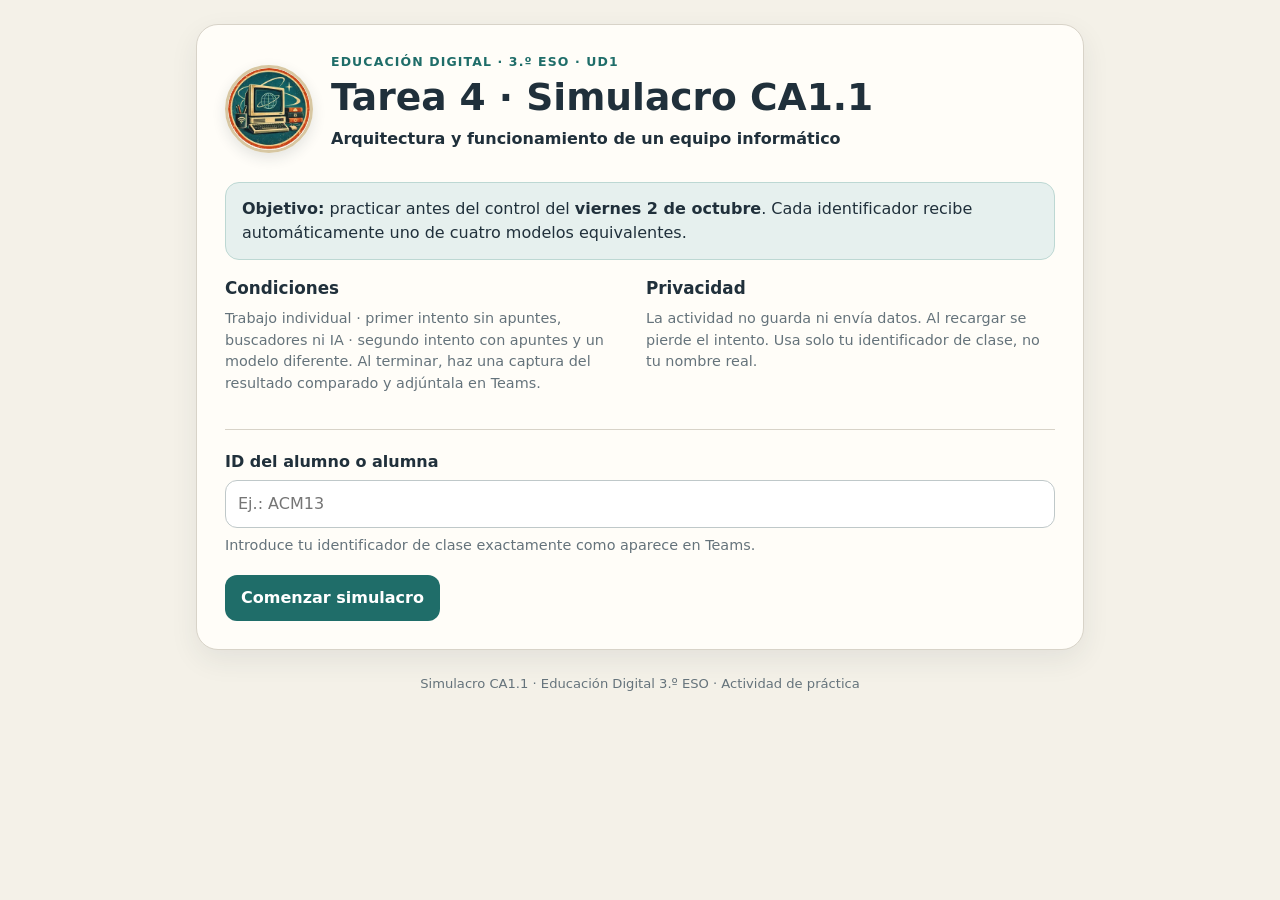
<file: educacion-digital/ud1/tarea4/index.html>
<!doctype html>
<html lang="es">
<head>
<meta charset="utf-8">
<meta name="viewport" content="width=device-width, initial-scale=1">
<title>Tarea 4 · Simulacro CA1.1 · Educación Digital 3.º ESO</title>
<style>
:root{
  --bg:#f4f1e8;
  --paper:#fffdf8;
  --ink:#20303b;
  --muted:#65737b;
  --line:#d8d3c8;
  --accent:#1f6d69;
  --accent-soft:#e6f0ee;
  --warn:#8c5a20;
  --bad:#8a3e3e;
  --good:#2f6b4f;
  --shadow:0 10px 28px rgba(32,48,59,.08);
}
*{box-sizing:border-box}
body{
  margin:0; background:var(--bg); color:var(--ink);
  font-family:Inter, ui-sans-serif, system-ui, -apple-system, "Segoe UI", sans-serif;
  line-height:1.5;
}
main{max-width:920px;margin:0 auto;padding:24px 16px 56px}
.hero-head{display:flex;gap:18px;align-items:center;margin-bottom:10px}
.class-avatar{width:88px;height:88px;border-radius:50%;object-fit:cover;flex:0 0 88px;border:3px solid #d7c7a2;box-shadow:0 5px 14px rgba(32,48,59,.12)}
@media(max-width:560px){.hero-head{align-items:flex-start}.class-avatar{width:72px;height:72px;flex-basis:72px}}
.hero{
  background:var(--paper); border:1px solid var(--line); border-radius:22px;
  box-shadow:var(--shadow); padding:28px; margin-bottom:18px;
}
.eyebrow{font-size:.78rem;font-weight:800;letter-spacing:.09em;text-transform:uppercase;color:var(--accent)}
h1{font-size:clamp(1.65rem,4vw,2.35rem);line-height:1.1;margin:.35rem 0 .55rem}
h2{font-size:1.35rem;margin:0 0 .75rem}
h3{font-size:1.05rem;margin:0 0 .45rem}
p{margin:.45rem 0 .9rem}
.small{font-size:.9rem;color:var(--muted)}
.notice{
  margin:16px 0; padding:14px 16px; border-radius:14px;
  background:var(--accent-soft); border:1px solid #bdd8d3;
}
.grid{display:grid;gap:12px}
@media(min-width:760px){.grid.two{grid-template-columns:1fr 1fr}}
label{font-weight:700;display:block;margin-bottom:6px}
input[type=text], textarea, select{
  width:100%; border:1px solid #bfc8c9; border-radius:12px; background:white;
  color:var(--ink); padding:11px 12px; font:inherit;
}
textarea{min-height:120px;resize:vertical}
button{
  border:0;border-radius:12px;padding:11px 16px;font:inherit;font-weight:800;
  cursor:pointer;background:var(--accent);color:white;
}
button.secondary{background:#e9eceb;color:var(--ink);border:1px solid #ccd3d1}
button.ghost{background:transparent;color:var(--accent);border:1px solid #9fc1bc}
button:disabled{opacity:.45;cursor:not-allowed}
.actions{display:flex;gap:10px;flex-wrap:wrap;margin-top:18px}
.card{
  background:var(--paper);border:1px solid var(--line);border-radius:18px;
  padding:22px;box-shadow:var(--shadow);margin:14px 0;
}
.stepbar{display:flex;align-items:center;gap:12px;margin-bottom:16px}
.progress{height:9px;flex:1;background:#e0ddd4;border-radius:999px;overflow:hidden}
.progress > span{display:block;height:100%;background:var(--accent);width:0}
.pill{
  display:inline-flex;align-items:center;gap:6px;padding:5px 9px;border-radius:999px;
  background:#eef0ed;font-size:.82rem;font-weight:800;color:#526068;
}
.question{padding:16px 0;border-top:1px solid #e5e1d8}
.question:first-of-type{border-top:0;padding-top:4px}
.prompt{font-weight:750;margin-bottom:10px}
.options{display:grid;gap:8px}
.option{
  display:flex;gap:10px;align-items:flex-start;padding:10px 12px;background:white;
  border:1px solid #d5dcda;border-radius:11px;font-weight:500;
}
.option input{margin-top:3px}
.match-row{display:grid;grid-template-columns:1.1fr 1fr;gap:10px;align-items:center;margin:9px 0}
@media(max-width:560px){.match-row{grid-template-columns:1fr}}
.order-list{display:grid;gap:8px}
.order-item{
  display:grid;grid-template-columns:1fr auto;gap:10px;align-items:center;
  background:white;border:1px solid #d5dcda;border-radius:12px;padding:10px 12px
}
.order-buttons{display:flex;gap:6px}
.order-buttons button{padding:7px 10px;border-radius:9px}
.hidden{display:none !important}
.result-score{
  font-size:2.8rem;line-height:1;font-weight:900;letter-spacing:-.04em;margin:12px 0 4px
}
.good{color:var(--good)} .bad{color:var(--bad)} .warn{color:var(--warn)}
.review-grid{display:grid;gap:10px;margin-top:12px}
.review{
  background:white;border:1px solid #d9ddd9;border-radius:12px;padding:12px 14px;
}
.review strong{display:block}
.model-badge{
  display:inline-block;background:#223b46;color:white;border-radius:10px;
  padding:6px 10px;font-weight:900;letter-spacing:.05em
}
hr{border:0;border-top:1px solid var(--line);margin:20px 0}
footer{font-size:.82rem;color:var(--muted);text-align:center;margin-top:24px}
@media print{
  body{background:white}
  .no-print,.actions,.stepbar{display:none!important}
  main{max-width:none;padding:0}
  .hero,.card{box-shadow:none}
}
</style>
</head>
<body>
<main>
  <section id="start" class="hero">
    <div class="hero-head">
      <img class="class-avatar" src="[data-uri]" alt="Avatar de Educación Digital 3.º ESO">
      <div>
        <div class="eyebrow">Educación Digital · 3.º ESO · UD1</div>
        <h1>Tarea 4 · Simulacro CA1.1</h1>
        <p><strong>Arquitectura y funcionamiento de un equipo informático</strong></p>
      </div>
    </div>

    <div class="notice">
      <strong>Objetivo:</strong> practicar antes del control del
      <strong>viernes 2 de octubre</strong>. Cada identificador recibe automáticamente uno de cuatro modelos equivalentes.
    </div>

    <div class="grid two">
      <div>
        <h3>Condiciones</h3>
        <p class="small">Trabajo individual · primer intento sin apuntes, buscadores ni IA · segundo intento con apuntes y un modelo diferente. Al terminar, haz una captura del resultado comparado y adjúntala en Teams.</p>
      </div>
      <div>
        <h3>Privacidad</h3>
        <p class="small">La actividad no guarda ni envía datos. Al recargar se pierde el intento. Usa solo tu identificador de clase, no tu nombre real.</p>
      </div>
    </div>

    <hr>
    <label for="studentId">ID del alumno o alumna</label>
    <input id="studentId" type="text" maxlength="16" autocomplete="off" placeholder="Ej.: ACM13">
    <p class="small">Introduce tu identificador de clase exactamente como aparece en Teams.</p>
    <div class="actions">
      <button id="startBtn">Comenzar simulacro</button>
    </div>
  </section>

  <section id="exam" class="hidden">
    <div class="card">
      <div class="stepbar">
        <span id="stepLabel" class="pill">Bloque 1 de 7</span>
        <div class="progress"><span id="progressBar"></span></div>
        <span id="modelBadge" class="model-badge">Modelo A</span>
      </div>
      <div id="blockHost"></div>
      <div class="actions no-print">
        <button id="prevBtn" class="secondary">Anterior</button>
        <button id="nextBtn">Continuar</button>
      </div>
    </div>
  </section>

  <section id="result" class="hidden">
    <div class="hero">
      <div class="eyebrow">Resultado del simulacro</div>
      <h2 id="resultTitle">Modelo A</h2>
      <div id="score" class="result-score">0 / 10</div>
      <p id="scoreMessage"></p>

      <div class="notice">
        <strong>Importante:</strong> esta nota es orientativa. Sirve para detectar qué debes repasar antes del control.
        El control real tendrá la misma clase de razonamiento, pero no reutilizará estas preguntas literalmente.
      </div>

      <h3>Diagnóstico por bloques</h3>
      <div id="reviewGrid" class="review-grid"></div>

      <hr>
      <h3>Respuesta abierta de entrenamiento</h3>
      <p class="small">No suma puntos: úsala para comprobar si puedes explicar el funcionamiento del equipo con tus propias palabras.</p>
      <div id="finalResponse" class="review"></div>

      <div id="comparisonBox" class="notice hidden"></div>

      <div class="actions no-print">
        <button id="secondAttemptBtn" class="ghost">Segundo intento con apuntes</button>
        <button onclick="window.print()">Guardar copia en PDF (opcional)</button>
        <button id="restartBtn" class="secondary">Nuevo alumno en este ordenador</button>
      </div>
    </div>
  </section>

  <footer>Simulacro CA1.1 · Educación Digital 3.º ESO · Actividad de práctica</footer>
</main>

<script>
const letters = ["A","B","C","D"];
const allowedIds = new Set(["LFP13", "NAG13", "DLG9", "ACM13", "SRO22", "DBG8", "SPP11", "NRG51", "JCL11", "MGT7", "GGF12", "CBP9", "MC015", "MCR8", "JPG14", "ARP9", "DCA10", "CFG12", "SVS16", "AVL13", "ASU16", "AFC15", "ACV10", "NLP6", "FRPENA"]);
const categoryNames = {
  concepts:"Conceptos fundamentales",
  functions:"Función de los componentes",
  connections:"Conexiones",
  diagnosis:"Diagnóstico",
  compatibility:"Compatibilidad",
  safety:"Manipulación segura",
  system:"Funcionamiento conjunto"
};

function h32(str){
  let h=2166136261>>>0;
  for(let i=0;i<str.length;i++){
    h ^= str.charCodeAt(i);
    h = Math.imul(h,16777619)>>>0;
  }
  return h>>>0;
}
function modelFromId(id){ return letters[h32(id.toUpperCase()) % 4]; }
function secondModel(first){
  const map={A:"C",B:"D",C:"A",D:"B"};
  return map[first] || "C";
}

const commonOptions = {
  types:["Hardware","Software","Firmware"],
  connections:["Socket","Ranura DIMM","PCIe","M.2","SATA"],
  components:["CPU","Memoria RAM","Almacenamiento","GPU","Fuente de alimentación","Sistema de refrigeración"]
};

const models = {
A:{
  q1:[
    ["Memoria RAM","Hardware"],["Sistema operativo","Software"],["UEFI/BIOS","Firmware"],["SSD","Hardware"]
  ],
  q2:[
    ["Realiza gran parte de las operaciones necesarias para ejecutar programas.","CPU"],
    ["Mantiene temporalmente datos y programas que están en uso.","Memoria RAM"],
    ["Conserva archivos aunque el equipo se apague.","Almacenamiento"],
    ["Procesa especialmente la información gráfica.","GPU"],
    ["Suministra energía eléctrica a los componentes.","Fuente de alimentación"],
    ["Ayuda a evitar temperaturas excesivas.","Sistema de refrigeración"]
  ],
  q3:[
    ["CPU","Socket"],["Memoria RAM","Ranura DIMM"],["Tarjeta gráfica dedicada","PCIe"],["SSD M.2","M.2"],["HDD/SSD SATA","SATA"]
  ],
  q4:{
    intro:"Equipo de oficina: CPU suficiente, 4 GB de RAM DDR4, disco HDD de 500 GB, una ranura DDR4 libre y una ranura M.2 compatible con SSD NVMe. Se vuelve lento con muchas pestañas y tarda mucho en arrancar.",
    items:[
      ["¿Qué componente explica mejor la lentitud con muchas aplicaciones abiertas?",["CPU","Memoria RAM","GPU","Fuente de alimentación"],"Memoria RAM"],
      ["¿Qué mejora influiría especialmente en el arranque y apertura de programas?",["Añadir un SSD M.2","Cambiar la GPU","Cambiar el teclado","Añadir ventiladores"],"Añadir un SSD M.2"],
      ["¿Qué pareja de mejoras tiene más sentido para las necesidades descritas?",["8 GB DDR4 + SSD M.2","GPU potente + fuente 600 W","8 GB DDR3 + GPU","Solo cambiar la caja"],"8 GB DDR4 + SSD M.2"],
      ["¿Qué afirmación es más correcta?",["Más almacenamiento siempre permite abrir más programas a la vez.","RAM y almacenamiento cumplen exactamente la misma función.","La RAM ayuda al trabajo simultáneo; el SSD mejora sobre todo acceso y carga.","Una GPU potente solucionaría ambos problemas por sí sola."],"La RAM ayuda al trabajo simultáneo; el SSD mejora sobre todo acceso y carga."]
    ]
  },
  q5:{
    intro:"La placa base del equipo utiliza memoria DDR4. Encuentras un módulo de 16 GB DDR3 muy barato.",
    items:[
      ["¿Por qué no deberías comprarlo?",["Porque 16 GB siempre son demasiados.","Porque el tipo DDR3 no es compatible con una placa que requiere DDR4.","Porque la RAM nunca se puede ampliar.","Porque DDR3 solo sirve para portátiles."],"Porque el tipo DDR3 no es compatible con una placa que requiere DDR4."],
      ["¿Qué regla resume mejor la decisión?",["La capacidad es lo único importante.","Si encaja físicamente, siempre funcionará.","Antes de comprar hay que comprobar tipo, conexión y compatibilidad.","El componente más barato suele ser suficiente."],"Antes de comprar hay que comprobar tipo, conexión y compatibilidad."]
    ]
  },
  q6:[
    "Apagar correctamente el equipo.",
    "Desconectar la alimentación eléctrica y los periféricos necesarios.",
    "Descargarse de electricidad estática y preparar una zona de trabajo segura.",
    "Abrir el equipo e instalar el componente sin forzar conectores.",
    "Cerrar, reconectar y comprobar el funcionamiento."
  ],
  q7:{
    intro:"Abres un programa que está instalado en el SSD y comienzas a trabajar con una imagen.",
    items:[
      ["¿Qué secuencia describe mejor lo que ocurre?",["El SSD procesa el programa y la CPU lo almacena.","El programa se carga desde el almacenamiento a la RAM y la CPU ejecuta instrucciones.","La RAM guarda el programa de forma permanente.","La fuente de alimentación interpreta las instrucciones."],"El programa se carga desde el almacenamiento a la RAM y la CPU ejecuta instrucciones."],
      ["¿Qué función cumple la placa base en el conjunto?",["Conecta y permite la comunicación entre los principales componentes.","Sustituye a la CPU.","Guarda todos los archivos del usuario.","Solo sirve para sujetar físicamente las piezas."],"Conecta y permite la comunicación entre los principales componentes."],
      ["¿Por qué la fuente es imprescindible aunque no procese datos?",["Porque suministra la energía necesaria al conjunto.","Porque almacena el sistema operativo.","Porque enfría directamente todos los componentes.","Porque convierte la RAM en almacenamiento."],"Porque suministra la energía necesaria al conjunto."],
      ["¿Qué idea explica mejor que el ordenador sea un sistema?",["Un único componente realiza todas las tareas importantes.","Los componentes tienen funciones diferentes y coordinadas.","Cuantos más componentes haya, siempre será más rápido.","Todos los componentes pueden sustituirse entre sí."],"Los componentes tienen funciones diferentes y coordinadas."]
    ]
  }
},
B:{
  q1:[
    ["Tarjeta gráfica","Hardware"],["Navegador web","Software"],["UEFI","Firmware"],["Teclado","Hardware"]
  ],
  q2:[
    ["Ejecuta instrucciones y coordina operaciones del sistema.","CPU"],
    ["Guarda temporalmente información necesaria mientras trabajamos.","Memoria RAM"],
    ["Mantiene documentos y programas a largo plazo.","Almacenamiento"],
    ["Acelera el procesamiento de gráficos e imágenes.","GPU"],
    ["Transforma y distribuye la energía para que el equipo funcione.","Fuente de alimentación"],
    ["Disipa el calor generado por componentes como CPU o GPU.","Sistema de refrigeración"]
  ],
  q3:[
    ["Tarjeta gráfica dedicada","PCIe"],["CPU","Socket"],["HDD SATA","SATA"],["Memoria RAM","Ranura DIMM"],["SSD M.2","M.2"]
  ],
  q4:{
    intro:"Equipo para edición básica: CPU correcta, 8 GB de RAM, SSD, gráfica integrada y fuente de 300 W. Un alumno quiere instalar una GPU que recomienda una fuente mínima de 500 W.",
    items:[
      ["¿Qué debes comprobar antes de instalar esa GPU?",["Solo el color de la tarjeta.","Ranura compatible y requisitos de alimentación.","La capacidad del SSD.","El idioma del sistema operativo."],"Ranura compatible y requisitos de alimentación."],
      ["¿Qué problema presenta la fuente actual?",["Tiene demasiada potencia.","Puede no cumplir la potencia requerida por la GPU.","No influye en una GPU.","Impide usar memoria RAM."],"Puede no cumplir la potencia requerida por la GPU."],
      ["¿Qué decisión es técnicamente más razonable?",["Instalar la GPU sin comprobar nada.","Comprobar compatibilidad y sustituir la fuente si es necesario.","Quitar la RAM para compensar.","Cambiar el SSD por un HDD."],"Comprobar compatibilidad y sustituir la fuente si es necesario."],
      ["¿Qué afirmación es correcta?",["Una pieza potente siempre mejora cualquier equipo.","La mejora debe responder a una necesidad y ser compatible con el conjunto.","La GPU sustituye a la CPU.","La fuente solo importa al encender el ordenador."],"La mejora debe responder a una necesidad y ser compatible con el conjunto."]
    ]
  },
  q5:{
    intro:"Un equipo dispone de una ranura M.2 compatible con SSD NVMe y también de puertos SATA. Debes añadir almacenamiento rápido sin retirar el disco existente.",
    items:[
      ["¿Qué opción encaja mejor con la información dada?",["SSD M.2 NVMe compatible","Módulo DDR4","GPU PCIe","CPU cualquiera"],"SSD M.2 NVMe compatible"],
      ["¿Qué debes hacer antes de comprar?",["Comprobar que el modelo y la conexión son compatibles.","Elegir siempre el dispositivo de mayor capacidad.","Comprar el más caro.","Suponer que todos los M.2 son iguales."],"Comprobar que el modelo y la conexión son compatibles."]
    ]
  },
  q6:[
    "Apagar correctamente el equipo.",
    "Desconectar alimentación y periféricos necesarios.",
    "Preparar una zona segura y evitar descargas electrostáticas.",
    "Abrir la caja e instalar la pieza en su conexión adecuada sin forzar.",
    "Cerrar el equipo, reconectar y comprobar."
  ],
  q7:{
    intro:"Durante una videollamada, el ordenador usa cámara, micrófono, CPU, RAM, almacenamiento y pantalla.",
    items:[
      ["¿Qué componente mantiene temporalmente datos que están siendo utilizados?",["RAM","SSD/HDD","Fuente","Caja"],"RAM"],
      ["¿Qué componente ejecuta gran parte de las instrucciones del programa?",["CPU","Fuente","Ventilador","Monitor"],"CPU"],
      ["¿Qué elemento facilita la conexión y comunicación interna entre componentes?",["Placa base","Ratón","Caja","Altavoces"],"Placa base"],
      ["¿Qué conclusión es más correcta?",["Cada componente funciona de forma totalmente independiente.","El rendimiento depende de la cooperación entre componentes con funciones distintas.","La RAM puede sustituir al almacenamiento permanente.","La fuente procesa los datos de la videollamada."],"El rendimiento depende de la cooperación entre componentes con funciones distintas."]
    ]
  }
},
C:{
  q1:[
    ["Procesador","Hardware"],["Programa de edición de imagen","Software"],["BIOS","Firmware"],["Placa base","Hardware"]
  ],
  q2:[
    ["Interpreta y ejecuta instrucciones de los programas.","CPU"],
    ["Ofrece espacio temporal de trabajo para datos activos.","Memoria RAM"],
    ["Guarda información de manera persistente.","Almacenamiento"],
    ["Se especializa en operaciones gráficas.","GPU"],
    ["Alimenta eléctricamente el sistema.","Fuente de alimentación"],
    ["Mantiene temperaturas de funcionamiento adecuadas.","Sistema de refrigeración"]
  ],
  q3:[
    ["SSD M.2","M.2"],["Memoria RAM","Ranura DIMM"],["CPU","Socket"],["SSD SATA","SATA"],["GPU dedicada","PCIe"]
  ],
  q4:{
    intro:"Un ordenador funciona bien al arrancar, pero después de 15–20 minutos de uso intenso se ralentiza. El ventilador del procesador apenas gira y el disipador está lleno de polvo.",
    items:[
      ["¿Qué subsistema debes revisar primero?",["Refrigeración","Almacenamiento","Teclado","Audio"],"Refrigeración"],
      ["¿Por qué puede reducirse el rendimiento?",["El exceso de temperatura puede afectar al funcionamiento del procesador.","El polvo aumenta la capacidad de la RAM.","La GPU deja de existir.","El SSD borra programas."],"El exceso de temperatura puede afectar al funcionamiento del procesador."],
      ["¿Qué actuación es más razonable?",["Limpiar y comprobar el sistema de refrigeración con el equipo apagado y desconectado.","Abrirlo encendido y tocar el ventilador.","Comprar más almacenamiento sin revisar nada.","Instalar cualquier ventilador aunque no sea compatible."],"Limpiar y comprobar el sistema de refrigeración con el equipo apagado y desconectado."],
      ["¿Qué idea general se aplica al caso?",["Un problema de rendimiento siempre se soluciona con más RAM.","El diagnóstico debe relacionar síntomas con la función de cada componente.","El componente más caro es siempre el culpable.","La refrigeración solo afecta a la caja."],"El diagnóstico debe relacionar síntomas con la función de cada componente."]
    ]
  },
  q5:{
    intro:"Quieres sustituir una CPU por otra aparentemente más rápida, pero utiliza un socket diferente al de la placa base.",
    items:[
      ["¿Cuál es el problema principal?",["La CPU no es compatible con el socket de la placa.","La CPU tiene demasiada memoria RAM.","Un procesador nunca se puede sustituir.","El socket solo afecta al almacenamiento."],"La CPU no es compatible con el socket de la placa."],
      ["¿Qué demuestra este caso?",["Que basta comparar la velocidad.","Que la compatibilidad del conjunto es tan importante como las prestaciones.","Que todas las CPU usan el mismo conector.","Que la placa base no influye en la elección."],"Que la compatibilidad del conjunto es tan importante como las prestaciones."]
    ]
  },
  q6:[
    "Apagar el sistema de forma correcta.",
    "Desenchufar el equipo y desconectar lo necesario.",
    "Preparar el trabajo evitando electricidad estática.",
    "Abrir e instalar o revisar el componente sin forzar piezas.",
    "Cerrar, reconectar y verificar que todo funciona."
  ],
  q7:{
    intro:"Guardas un documento, cierras el programa y apagas el equipo.",
    items:[
      ["¿Dónde debe quedar el documento para conservarse después de apagar?",["En el almacenamiento","Solo en la RAM","En la CPU","En el ventilador"],"En el almacenamiento"],
      ["¿Qué ocurriría con datos que solo estuviesen en RAM?",["Se perderían al dejar de recibir alimentación.","Se convertirían en firmware.","Pasarían a la GPU automáticamente.","Quedarían guardados para siempre."],"Se perderían al dejar de recibir alimentación."],
      ["¿Qué componente ejecutó las instrucciones necesarias mientras trabajabas?",["CPU","Fuente","Caja","Cable de red"],"CPU"],
      ["¿Qué descripción integra mejor el proceso?",["RAM, CPU y almacenamiento cumplen funciones distintas y se coordinan.","El almacenamiento ejecuta todos los programas.","La CPU guarda permanentemente todos los archivos.","Todos los componentes realizan la misma función."],"RAM, CPU y almacenamiento cumplen funciones distintas y se coordinan."]
    ]
  }
},
D:{
  q1:[
    ["Ratón","Hardware"],["Aplicación de presentaciones","Software"],["BIOS/UEFI","Firmware"],["Fuente de alimentación","Hardware"]
  ],
  q2:[
    ["Procesa instrucciones y cálculos.","CPU"],
    ["Proporciona espacio temporal de trabajo mientras los programas están abiertos.","Memoria RAM"],
    ["Conserva archivos y aplicaciones tras apagar el equipo.","Almacenamiento"],
    ["Procesa y genera la salida gráfica.","GPU"],
    ["Entrega energía a los distintos componentes.","Fuente de alimentación"],
    ["Extrae o disipa calor para mantener temperaturas seguras.","Sistema de refrigeración"]
  ],
  q3:[
    ["HDD","SATA"],["GPU dedicada","PCIe"],["Memoria RAM","Ranura DIMM"],["SSD M.2","M.2"],["CPU","Socket"]
  ],
  q4:{
    intro:"Equipo de aula: 8 GB RAM, SSD de 128 GB casi lleno, CPU suficiente y gráfica integrada. Aparecen avisos de poco espacio y cuesta guardar nuevos archivos, aunque varias aplicaciones sencillas funcionan con normalidad.",
    items:[
      ["¿Qué componente está relacionado directamente con los avisos de poco espacio?",["Almacenamiento","RAM","GPU","Fuente"],"Almacenamiento"],
      ["¿Qué dato apoya esa conclusión?",["El SSD de 128 GB está casi lleno.","La CPU es suficiente.","La gráfica es integrada.","Tiene 8 GB de RAM."],"El SSD de 128 GB está casi lleno."],
      ["¿Qué mejora sería más coherente?",["Liberar espacio o ampliar el almacenamiento compatible.","Instalar una GPU potente.","Reducir la RAM.","Cambiar el teclado."],"Liberar espacio o ampliar el almacenamiento compatible."],
      ["¿Qué afirmación es correcta?",["Tener más RAM equivale siempre a tener más espacio para archivos.","RAM y almacenamiento son recursos diferentes y resuelven problemas distintos.","La GPU almacena los documentos.","La fuente aumenta la capacidad del SSD."],"RAM y almacenamiento son recursos diferentes y resuelven problemas distintos."]
    ]
  },
  q5:{
    intro:"La placa base tiene una ranura de memoria libre y usa módulos DDR4. Tienes dos opciones: 8 GB DDR4 compatible o 16 GB DDR3.",
    items:[
      ["¿Cuál elegirías?",["8 GB DDR4 compatible","16 GB DDR3","Cualquiera: ambas sirven","Ninguna memoria puede ampliarse"],"8 GB DDR4 compatible"],
      ["¿Cuál es la razón principal?",["La compatibilidad de tipo es necesaria aunque la otra opción tenga más capacidad.","Siempre hay que elegir menos capacidad.","DDR3 es almacenamiento.","La RAM no se conecta a la placa base."],"La compatibilidad de tipo es necesaria aunque la otra opción tenga más capacidad."]
    ]
  },
  q6:[
    "Apagar correctamente el ordenador.",
    "Desconectar el cable de alimentación y lo necesario.",
    "Preparar el área y prevenir descargas electrostáticas.",
    "Abrir e instalar el componente en su ubicación correcta sin forzar.",
    "Cerrar, reconectar y realizar una comprobación."
  ],
  q7:{
    intro:"Enciendes el equipo y abres una aplicación que trabaja con imágenes guardadas en el SSD.",
    items:[
      ["¿Qué aporta el almacenamiento?",["Guarda la aplicación y los archivos de forma persistente.","Ejecuta todas las instrucciones.","Suministra electricidad.","Sustituye a la RAM."],"Guarda la aplicación y los archivos de forma persistente."],
      ["¿Qué aporta la RAM durante el trabajo?",["Mantiene temporalmente datos e instrucciones en uso.","Guarda permanentemente todo.","Alimenta la placa.","Refrigera la CPU."],"Mantiene temporalmente datos e instrucciones en uso."],
      ["¿Qué aporta la CPU?",["Ejecuta instrucciones y procesa operaciones.","Almacena archivos permanentemente.","Suministra corriente.","Conecta físicamente el monitor a la mesa."],"Ejecuta instrucciones y procesa operaciones."],
      ["¿Qué afirmación resume mejor el conjunto?",["El ordenador funciona porque varios componentes especializados cooperan.","Solo la CPU determina todo el funcionamiento.","La RAM puede sustituir a cualquier componente.","Todos los componentes son intercambiables."],"El ordenador funciona porque varios componentes especializados cooperan."]
    ]
  }
}
};

const weights = {q1:1, q2:1.5, q3:1.5, q4:2, q5:1, q6:1, q7:2};
const cats = {q1:"concepts",q2:"functions",q3:"connections",q4:"diagnosis",q5:"compatibility",q6:"safety",q7:"system"};

let state = {id:"",model:"A",step:0,answers:{},finalText:"",attempt:1,firstResult:null,firstModel:null};
const totalSteps=7;

function esc(s){return String(s).replace(/[&<>"']/g,m=>({"&":"&amp;","<":"&lt;",">":"&gt;","\"":"&quot;","'":"&#39;"}[m]))}
function getModel(){return models[state.model]}
function blockKey(){return "q"+(state.step+1)}

function render(){
  const key=blockKey(), m=getModel(), host=document.getElementById("blockHost");
  document.getElementById("stepLabel").textContent=`Bloque ${state.step+1} de ${totalSteps}`;
  document.getElementById("progressBar").style.width=`${((state.step+1)/totalSteps)*100}%`;
  document.getElementById("modelBadge").textContent=`Modelo ${state.model} · Intento ${state.attempt}`;
  document.getElementById("prevBtn").disabled=state.step===0;
  document.getElementById("nextBtn").textContent=state.step===totalSteps-1 ? "Entregar simulacro" : "Continuar";

  if(key==="q1") host.innerHTML=renderQ1(m.q1);
  if(key==="q2") host.innerHTML=renderMatch("Bloque 2 · Función de los componentes","Relaciona cada función con el componente principal.",m.q2,commonOptions.components,key);
  if(key==="q3") host.innerHTML=renderMatch("Bloque 3 · Conexiones","Relaciona cada componente con su conexión o ubicación principal.",m.q3,commonOptions.connections,key);
  if(key==="q4") host.innerHTML=renderChoiceBlock("Bloque 4 · Diagnóstico de un equipo",m.q4,key);
  if(key==="q5") host.innerHTML=renderChoiceBlock("Bloque 5 · Compatibilidad razonada",m.q5,key);
  if(key==="q6") host.innerHTML=renderOrder(m.q6);
  if(key==="q7") host.innerHTML=renderSystem(m.q7);
  bindCurrent();
}
function val(name){return state.answers[name]??""}
function renderQ1(items){
  return `<h2>Bloque 1 · Conceptos fundamentales</h2>
  <p>Clasifica cada elemento como <strong>hardware, software o firmware</strong>.</p>
  ${items.map((it,i)=>`<div class="question"><div class="prompt">${esc(it[0])}</div>
    <select data-save="q1_${i}"><option value="">Selecciona…</option>${commonOptions.types.map(o=>`<option ${val("q1_"+i)===o?"selected":""}>${o}</option>`).join("")}</select>
  </div>`).join("")}`;
}
function renderMatch(title,desc,items,options,key){
  return `<h2>${title}</h2><p>${desc}</p>
  ${items.map((it,i)=>`<div class="match-row"><div class="prompt">${esc(it[0])}</div>
    <select data-save="${key}_${i}"><option value="">Selecciona…</option>${options.map(o=>`<option ${val(key+"_"+i)===o?"selected":""}>${o}</option>`).join("")}</select></div>`).join("")}`;
}
function renderChoiceBlock(title,obj,key){
  return `<h2>${title}</h2><div class="notice">${esc(obj.intro)}</div>
  ${obj.items.map((it,i)=>`<div class="question"><div class="prompt">${i+1}. ${esc(it[0])}</div><div class="options">
  ${it[1].map((o,j)=>`<label class="option"><input type="radio" name="${key}_${i}" value="${esc(o)}" ${val(key+"_"+i)===o?"checked":""}><span>${esc(o)}</span></label>`).join("")}
  </div></div>`).join("")}`;
}
function renderOrder(correct){
  const saved=state.answers.q6_order || [...correct].sort((a,b)=>h32(state.id+a)-h32(state.id+b));
  state.answers.q6_order=saved;
  return `<h2>Bloque 6 · Manipulación segura</h2>
  <p>Ordena los pasos de una intervención básica sobre un componente. Usa los botones para subir o bajar cada paso.</p>
  <div class="order-list">${saved.map((s,i)=>`<div class="order-item"><span>${esc(s)}</span><div class="order-buttons">
  <button class="secondary" data-up="${i}" aria-label="Subir">↑</button><button class="secondary" data-down="${i}" aria-label="Bajar">↓</button></div></div>`).join("")}</div>`;
}
function renderSystem(obj){
  return `<h2>Bloque 7 · Funcionamiento conjunto</h2><div class="notice">${esc(obj.intro)}</div>
  ${obj.items.map((it,i)=>`<div class="question"><div class="prompt">${i+1}. ${esc(it[0])}</div><div class="options">
  ${it[1].map(o=>`<label class="option"><input type="radio" name="q7_${i}" value="${esc(o)}" ${val("q7_"+i)===o?"checked":""}><span>${esc(o)}</span></label>`).join("")}
  </div></div>`).join("")}
  <div class="question"><div class="prompt">Entrenamiento escrito · En 3–5 líneas, explica por qué un ordenador no puede entenderse como “solo la CPU”. Relaciona al menos cuatro componentes.</div>
  <textarea id="finalText" maxlength="700" placeholder="Escribe aquí tu explicación…">${esc(state.finalText)}</textarea>
  <p class="small">Esta respuesta no suma puntos automáticamente, pero es muy importante para preparar el control escrito.</p></div>`;
}
function bindCurrent(){
  document.querySelectorAll("[data-save]").forEach(el=>el.addEventListener("change",e=>state.answers[e.target.dataset.save]=e.target.value));
  document.querySelectorAll("input[type=radio]").forEach(el=>el.addEventListener("change",e=>state.answers[e.target.name]=e.target.value));
  const ft=document.getElementById("finalText"); if(ft) ft.addEventListener("input",e=>state.finalText=e.target.value);
  document.querySelectorAll("[data-up]").forEach(b=>b.addEventListener("click",()=>{
    let i=+b.dataset.up, a=state.answers.q6_order; if(i>0){[a[i-1],a[i]]=[a[i],a[i-1]];render();}
  }));
  document.querySelectorAll("[data-down]").forEach(b=>b.addEventListener("click",()=>{
    let i=+b.dataset.down, a=state.answers.q6_order; if(i<a.length-1){[a[i+1],a[i]]=[a[i],a[i+1]];render();}
  }));
}
function answeredCurrent(){
  const key=blockKey(), m=getModel();
  if(key==="q1") return m.q1.every((_,i)=>!!state.answers[`q1_${i}`]);
  if(key==="q2") return m.q2.every((_,i)=>!!state.answers[`q2_${i}`]);
  if(key==="q3") return m.q3.every((_,i)=>!!state.answers[`q3_${i}`]);
  if(key==="q4") return m.q4.items.every((_,i)=>!!state.answers[`q4_${i}`]);
  if(key==="q5") return m.q5.items.every((_,i)=>!!state.answers[`q5_${i}`]);
  if(key==="q6") return !!state.answers.q6_order;
  if(key==="q7") return m.q7.items.every((_,i)=>!!state.answers[`q7_${i}`]) && state.finalText.trim().length>=30;
}
function scoreArray(items,key){
  let ok=0; items.forEach((it,i)=>{if(state.answers[`${key}_${i}`]===it[1])ok++;});
  return {ok,total:items.length};
}
function scoreChoice(items,key){
  let ok=0; items.forEach((it,i)=>{if(state.answers[`${key}_${i}`]===it[2])ok++;});
  return {ok,total:items.length};
}
function calculate(){
  const m=getModel(), detail={};
  detail.q1=scoreArray(m.q1,"q1");
  detail.q2=scoreArray(m.q2,"q2");
  detail.q3=scoreArray(m.q3,"q3");
  detail.q4=scoreChoice(m.q4.items,"q4");
  detail.q5=scoreChoice(m.q5.items,"q5");
  const order=state.answers.q6_order||[];
  let pos=0;m.q6.forEach((s,i)=>{if(order[i]===s)pos++;}); detail.q6={ok:pos,total:m.q6.length};
  detail.q7=scoreChoice(m.q7.items,"q7");

  let total=0;
  Object.keys(detail).forEach(k=>{ total += weights[k]*(detail[k].ok/detail[k].total); });
  return {total:Math.round(total*100)/100,detail};
}
function showResult(){
  const r=calculate();
  document.getElementById("exam").classList.add("hidden");
  document.getElementById("result").classList.remove("hidden");
  document.getElementById("resultTitle").textContent=`${state.id} · Modelo ${state.model} · Intento ${state.attempt}`;
  const score=document.getElementById("score"); score.textContent=`${r.total.toFixed(2).replace(".",",")} / 10`;
  score.className="result-score "+(r.total>=7?"good":r.total>=5?"warn":"bad");
  document.getElementById("scoreMessage").textContent =
    state.attempt===1
      ? (r.total>=8 ? "Buen dominio. Revisa especialmente los bloques que no estén completos." :
         r.total>=5 ? "Base suficiente. Ahora puedes hacer un segundo intento con apuntes para corregir errores y afianzar conceptos." :
         "Necesitas repasar varios aprendizajes esenciales. El segundo intento con apuntes está pensado para ayudarte a corregirlos.")
      : (r.total>=8 ? "Buen segundo intento. Comprueba si la mejora se debe a una comprensión más sólida y no solo a localizar respuestas." :
         r.total>=5 ? "Has mejorado parte del contenido. Revisa todavía los bloques con errores antes del control." :
         "El segundo intento indica que aún debes revisar los aprendizajes esenciales antes del control.");

  const grid=document.getElementById("reviewGrid"); grid.innerHTML="";
  Object.entries(r.detail).forEach(([k,d])=>{
    const pct=d.ok/d.total, div=document.createElement("div"); div.className="review";
    const label=categoryNames[cats[k]];
    div.innerHTML=`<strong>${label}</strong><span class="${pct===1?"good":pct>=.6?"warn":"bad"}">${d.ok} de ${d.total} elementos correctos</span>`;
    grid.appendChild(div);
  });
  document.getElementById("finalResponse").textContent=state.finalText.trim()||"Sin respuesta.";

  const secondBtn=document.getElementById("secondAttemptBtn");
  const comparison=document.getElementById("comparisonBox");
  if(state.attempt===1){
    state.firstResult=r;
    state.firstModel=state.model;
    secondBtn.classList.remove("hidden");
    secondBtn.textContent="Segundo intento con apuntes";
    comparison.classList.add("hidden");
  }else{
    secondBtn.classList.add("hidden");
    const first=state.firstResult?.total ?? 0;
    const diff=Math.round((r.total-first)*100)/100;
    const sign=diff>0?"+":"";
    comparison.classList.remove("hidden");
    comparison.innerHTML=`<strong>Comparación de intentos</strong><br>
      1.º intento sin apuntes: <strong>${first.toFixed(2).replace(".",",")} / 10</strong><br>
      2.º intento con apuntes: <strong>${r.total.toFixed(2).replace(".",",")} / 10</strong><br>
      Diferencia: <strong class="${diff>=0?"good":"bad"}">${sign}${diff.toFixed(2).replace(".",",")} puntos</strong><br>
      <span class="small">La mejora es útil si ahora puedes explicar por qué las respuestas son correctas, no solo encontrarlas en los apuntes.</span><br><br>
      <strong>Entrega en Teams:</strong> haz una captura de esta pantalla en la que se vean tu ID, las dos notas y la comparación. Adjunta esa captura a la Tarea 4 y pulsa <strong>Entregar</strong>.`;
  }
  window.scrollTo({top:0,behavior:"smooth"});
}
document.getElementById("startBtn").addEventListener("click",()=>{
  const id=document.getElementById("studentId").value.trim().toUpperCase();
  if(!allowedIds.has(id)){
    alert("ID no reconocido. Revisa tu identificador de clase.");
    document.getElementById("studentId").focus();
    return;
  }
  state={id,model:modelFromId(id),step:0,answers:{},finalText:"",attempt:1,firstResult:null,firstModel:null};
  document.getElementById("start").classList.add("hidden");
  document.getElementById("exam").classList.remove("hidden");
  render(); window.scrollTo({top:0});
});
document.getElementById("prevBtn").addEventListener("click",()=>{if(state.step>0){state.step--;render();window.scrollTo({top:0,behavior:"smooth"});}});
document.getElementById("nextBtn").addEventListener("click",()=>{
  if(!answeredCurrent()){alert(state.step===6?"Completa todas las preguntas y escribe al menos 30 caracteres en la respuesta abierta.":"Completa todas las respuestas de este bloque antes de continuar.");return;}
  if(state.step<totalSteps-1){state.step++;render();window.scrollTo({top:0,behavior:"smooth"});} else showResult();
});
document.getElementById("secondAttemptBtn").addEventListener("click",()=>{
  const firstResult=state.firstResult;
  const firstModel=state.firstModel || state.model;
  state={
    id:state.id,
    model:secondModel(firstModel),
    step:0,
    answers:{},
    finalText:"",
    attempt:2,
    firstResult:firstResult,
    firstModel:firstModel
  };
  document.getElementById("result").classList.add("hidden");
  document.getElementById("exam").classList.remove("hidden");
  alert("Segundo intento: ahora sí puedes consultar tus apuntes. Recibirás un modelo diferente al primero.");
  render();
  window.scrollTo({top:0});
});
document.getElementById("restartBtn").addEventListener("click",()=>location.reload());
</script>
</body>
</html>
</file>
<file: bioloxia-xeoloxia-4eso/tectonica/tectonica-en-imaxes/styles.css>
:root {
  --ink: #17302a;
  --muted: #5d6f69;
  --paper: #f7f5ef;
  --card: #ffffff;
  --line: #d8ded9;
  --accent: #1f6a57;
  --accent-2: #c7693d;
  --focus: #f2b84b;
  --shadow: 0 12px 34px rgba(22, 48, 42, .10);
}

* { box-sizing: border-box; }
html { scroll-behavior: smooth; }
body {
  margin: 0;
  color: var(--ink);
  background: var(--paper);
  font-family: Inter, ui-sans-serif, system-ui, -apple-system, BlinkMacSystemFont, "Segoe UI", sans-serif;
  line-height: 1.55;
}
a { color: #175b4c; }
button, input, select, textarea { font: inherit; }
button, select, input, textarea { border-radius: .45rem; }
button:focus-visible, input:focus-visible, select:focus-visible, textarea:focus-visible, a:focus-visible {
  outline: 3px solid var(--focus);
  outline-offset: 2px;
}
.skip-link {
  position: absolute;
  left: 1rem;
  top: -4rem;
  z-index: 20;
  background: #fff;
  padding: .75rem 1rem;
}
.skip-link:focus { top: 1rem; }
.site-header {
  background:
    linear-gradient(120deg, rgba(19, 57, 48, .96), rgba(29, 91, 73, .88)),
    url("assets/galeria_pregamento_1.jpg") center / cover;
  color: #fff;
  padding: 4.8rem 1.25rem 4.2rem;
}
.header-inner, main { width: min(1180px, calc(100% - 2rem)); margin: 0 auto; }
.eyebrow, .section-number {
  margin: 0 0 .55rem;
  font-weight: 750;
  letter-spacing: .08em;
  text-transform: uppercase;
  font-size: .82rem;
}
h1 { margin: 0; font-family: Georgia, serif; font-size: clamp(2.5rem, 7vw, 5.4rem); line-height: .98; letter-spacing: -.04em; }
.lead { max-width: 760px; margin: 1.25rem 0 0; font-size: clamp(1.05rem, 2vw, 1.28rem); }
main { padding: 2rem 0 4rem; }
h2 { font-family: Georgia, serif; font-size: clamp(1.75rem, 4vw, 2.55rem); line-height: 1.15; margin: 0 0 .7rem; }
h3 { margin: 0 0 .7rem; }
.panel, .case-card, .gallery-card, .sources {
  background: var(--card);
  border: 1px solid var(--line);
  box-shadow: var(--shadow);
}
.panel { border-radius: .8rem; padding: clamp(1.1rem, 3vw, 2rem); }
.intro { display: grid; grid-template-columns: 1.4fr .8fr; gap: 2rem; margin-top: -3.1rem; position: relative; }
.intro ul { margin-bottom: 0; padding-left: 1.2rem; }
.intro li + li { margin-top: .4rem; }
.student-fields { display: grid; gap: 1rem; align-content: start; }
.field-help { margin: -.65rem 0 0; color: var(--muted); font-size: .9rem; }
label { display: grid; gap: .4rem; font-weight: 700; }
input, select, textarea {
  width: 100%;
  border: 1px solid #aab7b2;
  background: #fff;
  color: var(--ink);
  padding: .72rem .78rem;
}
textarea { resize: vertical; min-height: 6rem; }
.progress-wrap { margin: 1.5rem 0 3.4rem; }
.progress-meta { display: flex; justify-content: space-between; margin-bottom: .45rem; }
.progress-track { height: .6rem; border-radius: 99px; background: #dfe6e2; overflow: hidden; }
.progress-track span { display: block; width: 0; height: 100%; background: var(--accent-2); transition: width .2s ease; }
.section-heading { max-width: 780px; margin: 0 0 1.4rem; }
.section-heading p:last-child { color: var(--muted); margin-bottom: 0; }
section + section { margin-top: 4.5rem; }
.case-grid { display: grid; grid-template-columns: repeat(2, minmax(0, 1fr)); gap: 1.2rem; }
.case-card, .gallery-card { border-radius: .75rem; overflow: hidden; }
.image-button { display: block; position: relative; width: 100%; padding: 0; border: 0; border-radius: 0; background: #d8ddd9; cursor: zoom-in; overflow: hidden; }
.visual-pair { display: grid; grid-template-columns: 1fr 1fr; gap: 2px; background: #fff; }
.case-card .image-button { aspect-ratio: 4 / 3; }
.gallery-card .image-button { aspect-ratio: 4 / 3; }
.image-button img { width: 100%; height: 100%; object-fit: cover; display: block; }
.visual-tag { position: absolute; left: .55rem; bottom: .55rem; background: rgba(17,39,33,.88); color: #fff; padding: .25rem .48rem; border-radius: .25rem; font-size: .72rem; font-weight: 800; letter-spacing: .04em; text-transform: uppercase; }
.card-body { padding: 1rem; }
.case-label { color: var(--accent-2); font-size: .82rem; font-weight: 800; letter-spacing: .07em; text-transform: uppercase; margin: 0 0 .3rem; }
.caption { color: var(--muted); margin: 0 0 1rem; min-height: 3.1rem; }
.fields { display: grid; gap: .9rem; }
.fields label { font-size: .93rem; }
.synthesis { margin-top: 1.2rem; }
.two-columns { display: grid; grid-template-columns: .55fr 1.45fr; gap: 1rem; align-items: start; }
.gallery-grid { display: grid; grid-template-columns: repeat(3, minmax(0, 1fr)); gap: 1.2rem; }
.gallery-card textarea { min-height: 7rem; }
.submit-panel { display: flex; gap: 2rem; justify-content: space-between; align-items: center; border-left: 5px solid var(--accent); }
.submit-panel p { margin-bottom: 0; }
.actions { display: grid; gap: .7rem; min-width: 260px; }
button.primary, button.secondary {
  border: 0;
  padding: .85rem 1rem;
  font-weight: 800;
  cursor: pointer;
}
button.primary { background: var(--accent); color: #fff; }
button.primary:hover { background: #175443; }
button.primary:disabled { background: #8b9994; cursor: not-allowed; }
button.secondary { background: #e8ece9; color: var(--ink); }
.answer-button { border: 2px solid var(--accent-2); background: #fff7e8; color: var(--ink); padding: .8rem 1rem; font-weight: 800; cursor: pointer; }
.attempt-status { color: var(--muted); font-weight: 700; }
.validation { color: #8a341f; font-weight: 700; }
.answers-panel { border-top: 5px solid var(--accent-2); }
.answers-panel h3 { margin-top: 1.8rem; }
.answer-grid { display: grid; grid-template-columns: repeat(2, minmax(0, 1fr)); gap: .8rem; }
.answer-grid article { border: 1px solid #cad4cf; background: #f8faf8; padding: .9rem; }
.answer-grid article p { margin: .45rem 0 0; color: var(--muted); }
.sources { border-radius: .8rem; margin-top: 1.2rem; padding: 1rem 1.25rem; }
.sources summary { cursor: pointer; font-weight: 800; }
.source-columns { display: grid; grid-template-columns: 1fr 1fr; gap: 2rem; margin-top: 1rem; }
.sources-wide { grid-column: 1 / -1; }
.sources li + li { margin-top: .45rem; }
dialog { width: min(1120px, 94vw); border: 0; border-radius: .7rem; padding: 1rem; background: #101a17; color: white; }
dialog::backdrop { background: rgba(0,0,0,.82); }
dialog img { width: 100%; max-height: 78vh; object-fit: contain; display: block; margin-top: .8rem; }
dialog button { float: right; padding: .5rem .8rem; border: 0; cursor: pointer; }
dialog p { margin-bottom: 0; }
footer { text-align: center; padding: 2rem 1rem; color: var(--muted); font-size: .9rem; }
.missing { border-color: #bd4b2f !important; background: #fff7f4 !important; }

@media (max-width: 850px) {
  .intro, .two-columns, .source-columns { grid-template-columns: 1fr; }
  .gallery-grid { grid-template-columns: repeat(2, minmax(0, 1fr)); }
  .intro { margin-top: -2rem; }
}
@media (max-width: 620px) {
  .site-header { padding-top: 3.5rem; }
  .case-grid, .gallery-grid { grid-template-columns: 1fr; }
  .visual-pair { grid-template-columns: 1fr; }
  .submit-panel { display: grid; }
  .actions { min-width: 0; }
  .caption { min-height: 0; }
  .answer-grid { grid-template-columns: 1fr; }
}
@media print {
  .site-header { padding: 1rem; background: #fff; color: #000; }
  .progress-wrap, .actions, .sources, footer { display: none; }
  .intro { margin-top: 0; }
  .case-grid, .gallery-grid { display: block; }
  .case-card, .gallery-card { break-inside: avoid; box-shadow: none; margin-bottom: 1rem; }
}
</file>
<file: educacion-digital/ud1/tarea3/styles.css>
/* Tarea 3 · Monta el equipo — estilos */

:root {
  --color-bg: #f5f3ec;
  --color-surface: #ffffff;
  --color-border: #e2ddcf;
  --color-text: #1a2130;
  --color-text-muted: #5c6577;
  --color-accent: #16243f;
  --color-accent-2: #223559;
  --color-accent-contrast: #ffffff;
  --color-accent-soft: #e8ecf3;
  --color-gold: #a97c1f;
  --color-gold-bright: #c9992f;
  --color-gold-soft: #f6eed9;
  --color-warm: #a97c1f;
  --color-warm-soft: #f6eed9;
  --color-success-bg: #e9f4ec;
  --color-success-border: #4c8c62;
  --color-success-text: #205c37;
  --color-error-bg: #fbeeea;
  --color-error-border: #c15b45;
  --color-error-text: #8a3a26;
  --radius: 14px;
  --radius-sm: 9px;
  --max-width: 820px;
  --focus-ring: 3px solid #0b63c5;
  --shadow-sm: 0 1px 2px rgba(20, 24, 35, 0.08), 0 1px 1px rgba(20, 24, 35, 0.06);
  --shadow-md: 0 10px 24px rgba(20, 24, 35, 0.12), 0 2px 6px rgba(20, 24, 35, 0.07);
  --shadow-lg: 0 20px 44px rgba(20, 24, 35, 0.16), 0 4px 10px rgba(20, 24, 35, 0.08);
}

* {
  box-sizing: border-box;
}

html {
  -webkit-text-size-adjust: 100%;
}

body {
  margin: 0;
  background: var(--color-bg);
  background-image:
    radial-gradient(circle at 100% 0%, rgba(169, 124, 31, 0.06), transparent 45%),
    radial-gradient(circle at 0% 100%, rgba(22, 36, 63, 0.05), transparent 40%);
  background-attachment: fixed;
  color: var(--color-text);
  font-family: ui-sans-serif, -apple-system, BlinkMacSystemFont, "Segoe UI", Roboto, Helvetica, Arial, sans-serif;
  font-size: 16.5px;
  line-height: 1.55;
  overflow-x: hidden;
}

h1, h2, h3 {
  line-height: 1.2;
  font-weight: 700;
  letter-spacing: -0.01em;
}

a {
  color: var(--color-accent);
}

code {
  background: var(--color-accent-soft);
  padding: 0.1em 0.4em;
  border-radius: 4px;
  font-size: 0.95em;
}

:focus-visible {
  outline: var(--focus-ring);
  outline-offset: 2px;
}

.app-header {
  background: linear-gradient(135deg, var(--color-accent), var(--color-accent-2) 60%, #1c2c4a);
  color: var(--color-accent-contrast);
  padding: 1.75rem 1rem;
  text-align: center;
  position: relative;
  box-shadow: var(--shadow-lg);
}

.app-header::after {
  content: "";
  position: absolute;
  left: 0;
  right: 0;
  bottom: 0;
  height: 3px;
  background: linear-gradient(90deg, transparent, var(--color-gold-bright), transparent);
}

.app-header-inner {
  max-width: var(--max-width);
  margin: 0 auto;
  display: flex;
  align-items: center;
  justify-content: center;
  gap: 0.9rem;
}

.app-crest {
  width: 44px;
  height: 44px;
  flex-shrink: 0;
  object-fit: contain;
}

.app-header-inner > div {
  text-align: left;
}

.app-header h1 {
  margin: 0.2rem 0 0;
  font-size: 1.55rem;
  letter-spacing: -0.015em;
}

.eyebrow {
  margin: 0;
  font-size: 0.78rem;
  letter-spacing: 0.09em;
  text-transform: uppercase;
  color: var(--color-gold-bright);
  font-weight: 600;
}

.progress-nav {
  max-width: var(--max-width);
  margin: 1.5rem auto 0;
  padding: 0 1rem;
}

.progress-nav ol {
  list-style: none;
  display: flex;
  align-items: flex-start;
  padding: 0;
  margin: 0;
  counter-reset: step;
}

.progress-nav li {
  flex: 1;
  position: relative;
  display: flex;
  flex-direction: column;
  align-items: center;
  gap: 0.35rem;
  font-size: 0.75rem;
  text-align: center;
  color: var(--color-text-muted);
  counter-increment: step;
}

.progress-nav li::before {
  content: counter(step);
  display: flex;
  align-items: center;
  justify-content: center;
  width: 26px;
  height: 26px;
  border-radius: 50%;
  background: var(--color-surface);
  border: 2px solid var(--color-border);
  color: var(--color-text-muted);
  font-weight: 700;
  font-size: 0.78rem;
  z-index: 1;
}

.progress-nav li::after {
  content: "";
  position: absolute;
  top: 13px;
  left: calc(-50% + 13px);
  width: calc(100% - 26px);
  height: 2px;
  background: var(--color-border);
  z-index: 0;
}

.progress-nav li:first-child::after {
  display: none;
}

.progress-nav li[data-state="current"] {
  color: var(--color-accent);
  font-weight: 700;
}

.progress-nav li[data-state="current"]::before {
  border-color: var(--color-gold);
  color: var(--color-accent);
  box-shadow: 0 0 0 3px var(--color-gold-soft);
}

.progress-nav li[data-state="done"] {
  color: var(--color-text);
}

.progress-nav li[data-state="done"]::before {
  content: "✓";
  background: var(--color-accent);
  border-color: var(--color-accent);
  color: #fff;
}

.progress-nav li[data-state="done"]::after {
  background: var(--color-accent);
}

main {
  max-width: var(--max-width);
  margin: 0 auto;
  padding: 2.25rem 1.25rem 4rem;
}

.screen h2 {
  font-size: 1.55rem;
  margin: 0 0 1.5rem;
  padding-left: 0.9rem;
  border-left: 4px solid var(--color-gold);
}

.screen > p {
  margin: 0 0 1.4rem;
  max-width: 60ch;
}

.instructions {
  color: var(--color-text-muted);
  font-size: 1.02rem;
  margin: 0 0 1.75rem;
  max-width: 60ch;
}

.privacy-note {
  background: var(--color-warm-soft);
  border: 1px solid #eddcc2;
  border-radius: var(--radius);
  padding: 1.15rem 1.4rem;
  font-size: 0.94rem;
  margin: 2rem 0 2.25rem;
}

.field {
  margin: 2rem 0;
}

.field label {
  display: block;
  font-weight: 600;
  margin-bottom: 0.25rem;
}

.field-hint {
  font-size: 0.88rem;
  color: var(--color-text-muted);
  margin: 0.15rem 0 0.5rem;
}

.field input[type="text"],
.field textarea {
  width: 100%;
  max-width: 320px;
  padding: 0.6rem 0.8rem;
  border: 1px solid var(--color-border);
  border-radius: var(--radius-sm);
  font-size: 1rem;
  font-family: inherit;
  background: var(--color-surface);
  color: var(--color-text);
  box-shadow: var(--shadow-sm);
}

.field input[type="text"]:focus-visible,
.field textarea:focus-visible {
  border-color: var(--color-accent);
}

.field textarea {
  max-width: 100%;
  resize: vertical;
}

.field-error {
  color: var(--color-error-text);
  font-size: 0.9rem;
  min-height: 1.2em;
  margin: 0.35rem 0 0;
}

.btn {
  font-size: 0.98rem;
  font-weight: 600;
  font-family: inherit;
  padding: 0.7rem 1.4rem;
  border-radius: var(--radius-sm);
  border: 1px solid transparent;
  cursor: pointer;
  min-height: 46px;
  box-shadow: var(--shadow-sm);
  transition: transform 0.12s ease, box-shadow 0.12s ease, background-color 0.12s ease;
}

.btn:hover {
  transform: translateY(-1px);
  box-shadow: var(--shadow-md);
}

.btn:active {
  transform: translateY(0);
}

.btn:disabled,
.option-btn:disabled,
.component-chip:disabled,
.order-controls button:disabled {
  opacity: 0.45;
  cursor: not-allowed;
  transform: none !important;
  box-shadow: none;
}

.is-locked {
  opacity: 0.7;
  pointer-events: none;
  filter: grayscale(0.15);
}

.btn-primary {
  background: linear-gradient(135deg, var(--color-accent), var(--color-accent-2));
  color: var(--color-accent-contrast);
  border-color: var(--color-accent);
}

.btn-primary:hover {
  background: linear-gradient(135deg, #1c3050, var(--color-accent-2));
}

.btn-secondary {
  background: var(--color-surface);
  color: var(--color-accent);
  border-color: var(--color-border);
}

.btn-secondary:hover {
  background: var(--color-accent-soft);
  border-color: var(--color-accent);
}

.link-button {
  background: none;
  border: none;
  color: var(--color-accent);
  text-decoration: underline;
  cursor: pointer;
  font-size: 0.9rem;
  padding: 0.4rem;
}

.actions {
  display: flex;
  flex-wrap: wrap;
  gap: 0.85rem;
  margin-top: 2rem;
}

.feedback {
  margin-top: 1.25rem;
  font-weight: 600;
  min-height: 1.4em;
}

/* ---- Reto 1: placa base ---- */

.reto1-layout {
  display: flex;
  flex-direction: column;
  gap: 1.25rem;
}

.components-tray {
  display: flex;
  flex-wrap: wrap;
  gap: 0.6rem;
}

.component-chip {
  display: inline-flex;
  align-items: center;
  gap: 0.55rem;
  padding: 0.5rem 0.9rem;
  border: 2px solid var(--color-border);
  border-radius: var(--radius-sm);
  background: var(--color-surface);
  cursor: grab;
  font-size: 0.92rem;
  min-height: 48px;
  box-shadow: var(--shadow-sm);
  transition: transform 0.12s ease, box-shadow 0.12s ease, border-color 0.12s ease;
}

.component-chip:hover {
  transform: translateY(-1px);
  box-shadow: var(--shadow-md);
}

.component-chip[aria-pressed="true"] {
  border-color: var(--color-accent);
  background: var(--color-accent-soft);
}

.component-chip[data-placed="true"] {
  opacity: 0.45;
}

.component-chip .chip-icon {
  width: 30px;
  height: 30px;
  flex-shrink: 0;
}

.board-wrap {
  position: relative;
  width: 100%;
  max-width: 500px;
  margin: 0 auto;
  border-radius: var(--radius);
  box-shadow: var(--shadow-md);
}

.board {
  width: 100%;
  height: auto;
  display: block;
  border-radius: var(--radius);
}

.board-label {
  fill: #cfe3f2;
  font-size: 11px;
}

.drop-zone {
  position: absolute;
  border-radius: 8px;
  background: transparent;
  display: flex;
  align-items: center;
  justify-content: center;
  padding: 0.2rem;
  cursor: pointer;
  box-shadow: none;
  transition: box-shadow 0.15s ease;
}

/* Antes de interactuar, la placa se ve como una imagen normal: sin aros
   permanentes. Solo al seleccionar o arrastrar un componente aparece un
   resalte muy discreto sobre las cinco zonas posibles, sin indicar cuál
   es la correcta. */
.board-wrap.selecting .drop-zone:not([data-filled="true"]) {
  box-shadow: 0 0 0 2px rgba(255, 255, 255, 0.3);
}

.drop-zone:hover,
.drop-zone:focus-visible {
  box-shadow: 0 0 0 3px rgba(255, 255, 255, 0.55);
}

.drop-zone[data-selected-target="true"] {
  box-shadow: 0 0 0 3px var(--color-warm);
}

.drop-zone[data-filled="true"] {
  box-shadow: 0 0 0 2px rgba(255, 255, 255, 0.65);
}

.drop-zone[data-result="correct"] {
  box-shadow: 0 0 0 3px var(--color-success-border);
}

.drop-zone[data-result="incorrect"] {
  box-shadow: 0 0 0 3px var(--color-error-border);
}

.zone-number {
  position: absolute;
  top: 3px;
  left: 3px;
  width: 18px;
  height: 18px;
  border-radius: 50%;
  background: rgba(255, 255, 255, 0.88);
  color: #0a3327;
  font-size: 0.65rem;
  font-weight: 700;
  display: flex;
  align-items: center;
  justify-content: center;
  opacity: 0;
  transition: opacity 0.15s ease;
}

.board-wrap.selecting .zone-number,
.drop-zone:hover .zone-number,
.drop-zone:focus-visible .zone-number,
.drop-zone[data-filled="true"] .zone-number,
.drop-zone[data-result] .zone-number {
  opacity: 1;
}

.zone-badge {
  background: rgba(10, 51, 39, 0.88);
  color: #ffffff;
  font-weight: 600;
  font-size: 0.72rem;
  line-height: 1.2;
  padding: 0.3rem 0.55rem;
  border-radius: 999px;
  box-shadow: var(--shadow-sm);
  max-width: 94%;
  text-align: center;
}

.drop-zone[data-result="correct"] .zone-badge::after {
  content: " ✓";
}

.drop-zone[data-result="incorrect"] .zone-badge::after {
  content: " ✗";
}

/* ---- Reto 2: escenarios ---- */

.scenario-list, .situation-list, .order-list {
  list-style: none;
  padding: 0;
  margin: 0;
  display: flex;
  flex-direction: column;
  gap: 1.4rem;
}

.scenario-item, .situation-item {
  border: 1px solid var(--color-border);
  border-radius: var(--radius);
  background: var(--color-surface);
  padding: 1.35rem 1.5rem;
  box-shadow: var(--shadow-sm);
}

.scenario-item p, .situation-item p {
  margin: 0 0 0.9rem;
  font-size: 1.02rem;
}

.option-group {
  display: flex;
  flex-wrap: wrap;
  gap: 0.6rem;
}

.option-btn {
  border: 2px solid var(--color-border);
  background: var(--color-surface);
  color: var(--color-text);
  border-radius: var(--radius-sm);
  padding: 0.55rem 1.05rem;
  cursor: pointer;
  font-size: 0.92rem;
  min-height: 44px;
  transition: transform 0.12s ease, box-shadow 0.12s ease;
}

.option-btn:hover {
  transform: translateY(-1px);
  box-shadow: var(--shadow-sm);
}

.option-btn[aria-pressed="true"] {
  border-color: var(--color-accent);
  background: var(--color-accent-soft);
  font-weight: 600;
}

.option-btn[data-result="correct"] {
  border-color: var(--color-success-border);
  background: var(--color-success-bg);
  color: var(--color-success-text);
}

.option-btn[data-result="incorrect"] {
  border-color: var(--color-error-border);
  background: var(--color-error-bg);
  color: var(--color-error-text);
}

.result-mark {
  font-weight: 700;
  margin-left: 0.4rem;
}

.situation-explanation {
  margin-top: 0.9rem;
  padding: 0.85rem 1.05rem;
  background: var(--color-accent-soft);
  border-left: 3px solid var(--color-accent);
  border-radius: 0 var(--radius-sm) var(--radius-sm) 0;
  font-size: 0.94rem;
  line-height: 1.55;
  display: none;
}

.situation-explanation[data-visible="true"] {
  display: block;
}

/* ---- Reto 4: orden ---- */

.order-item {
  display: flex;
  align-items: center;
  gap: 1rem;
  border: 1px solid var(--color-border);
  border-radius: var(--radius);
  background: var(--color-surface);
  padding: 1rem 1.3rem;
  box-shadow: var(--shadow-sm);
}

.order-item[data-result="correct"] {
  border-color: var(--color-success-border);
  box-shadow: 0 0 0 1px var(--color-success-border);
}

.order-item[data-result="incorrect"] {
  border-color: var(--color-error-border);
  box-shadow: 0 0 0 1px var(--color-error-border);
}

.order-position {
  font-weight: 700;
  min-width: 1.8rem;
  height: 1.8rem;
  display: flex;
  align-items: center;
  justify-content: center;
  border-radius: 50%;
  background: var(--color-accent-soft);
  color: var(--color-accent);
}

.order-text {
  flex: 1;
}

.order-controls {
  display: flex;
  gap: 0.3rem;
}

.order-controls button {
  min-width: 40px;
  min-height: 40px;
  border-radius: var(--radius-sm);
  border: 1px solid var(--color-border);
  background: var(--color-surface);
  cursor: pointer;
  font-size: 1rem;
  transition: background-color 0.12s ease;
}

.order-controls button:not(:disabled):hover {
  background: var(--color-accent-soft);
  border-color: var(--color-accent);
}

.order-controls button:disabled {
  opacity: 0.35;
  cursor: not-allowed;
}

/* ---- Resultado ---- */

.result-card {
  background: var(--color-surface);
  border: 1px solid var(--color-border);
  border-top: 4px solid var(--color-gold);
  border-radius: var(--radius);
  padding: 2rem;
  max-width: 480px;
  margin: 0 auto;
  box-shadow: var(--shadow-lg);
}

.result-card .eyebrow {
  color: var(--color-gold);
}

.result-id {
  font-size: 1.3rem;
  font-weight: 700;
  margin: 0.15rem 0 1.1rem;
  color: var(--color-accent);
}

.result-card h2 {
  font-size: 1.15rem;
  text-transform: uppercase;
  letter-spacing: 0.06em;
  color: var(--color-text-muted);
  border-left: none;
  padding-left: 0;
}

.result-grid {
  display: grid;
  grid-template-columns: 1fr auto;
  gap: 0.5rem 1rem;
  margin: 0.5rem 0 1rem;
  font-size: 1.02rem;
}

.result-grid dt {
  color: var(--color-text-muted);
}

.result-grid dd {
  margin: 0;
  font-weight: 700;
  text-align: right;
  font-variant-numeric: tabular-nums;
}

.result-total {
  font-size: 1.3rem;
  font-weight: 800;
  color: var(--color-accent);
  background: var(--color-gold-soft);
  border-radius: var(--radius-sm);
  padding: 0.85rem 1rem;
  text-align: center;
  font-variant-numeric: tabular-nums;
}

.result-corrected {
  font-size: 0.9rem;
  color: var(--color-text-muted);
}

.result-final-answer {
  margin-top: 1.25rem;
  border-top: 1px solid var(--color-border);
  padding-top: 1rem;
}

.result-final-answer h3 {
  font-size: 1rem;
  margin: 0 0 0.35rem;
}

.result-final-answer p {
  margin: 0;
  white-space: pre-wrap;
}

.result-note {
  margin-top: 1.25rem;
  font-size: 0.88rem;
  color: var(--color-text-muted);
}

.copy-block {
  max-width: 480px;
  margin: 1.5rem auto 0;
  background: var(--color-surface);
  border: 1px solid var(--color-border);
  border-radius: var(--radius);
  padding: 1.25rem 1.5rem;
  box-shadow: var(--shadow-sm);
}

.copy-block h3 {
  margin: 0 0 0.35rem;
  font-size: 1rem;
}

.copy-block .instructions {
  margin: 0 0 0.75rem;
  font-size: 0.88rem;
}

.result-plain-text {
  width: 100%;
  font-family: ui-monospace, SFMono-Regular, Menlo, Consolas, monospace;
  font-size: 0.85rem;
  line-height: 1.5;
  padding: 0.75rem;
  border: 1px solid var(--color-border);
  border-radius: var(--radius-sm);
  background: var(--color-bg);
  color: var(--color-text);
  resize: vertical;
}

.copy-confirm {
  font-size: 0.88rem;
  color: var(--color-success-text);
  align-self: center;
}

/* ---- Modal créditos ---- */

.modal-backdrop {
  position: fixed;
  inset: 0;
  background: rgba(15, 20, 30, 0.55);
  align-items: center;
  justify-content: center;
  padding: 1rem;
  z-index: 10;
}

.modal-backdrop:not([hidden]) {
  display: flex;
}

.modal {
  background: var(--color-surface);
  border-radius: var(--radius);
  padding: 1.5rem;
  max-width: 480px;
  width: 100%;
  box-shadow: var(--shadow-md);
}

.app-footer {
  text-align: center;
  padding: 1rem;
}

/* ---- Modo captura ---- */

body.capture-mode .no-print,
body.capture-mode .app-header,
body.capture-mode .progress-nav,
body.capture-mode #btn-restart {
  display: none !important;
}

body.capture-mode main {
  padding-top: 2rem;
}

body.capture-mode .result-card {
  border-width: 2px;
}

/* ---- Responsive ---- */

@media (min-width: 640px) {
  .reto1-layout {
    flex-direction: row;
    align-items: flex-start;
  }

  .components-tray {
    flex-direction: column;
    flex: 0 0 190px;
  }

  .board-wrap {
    flex: 1;
  }
}

@media (prefers-reduced-motion: reduce) {
  * {
    transition: none !important;
    animation: none !important;
  }
}
</file>
